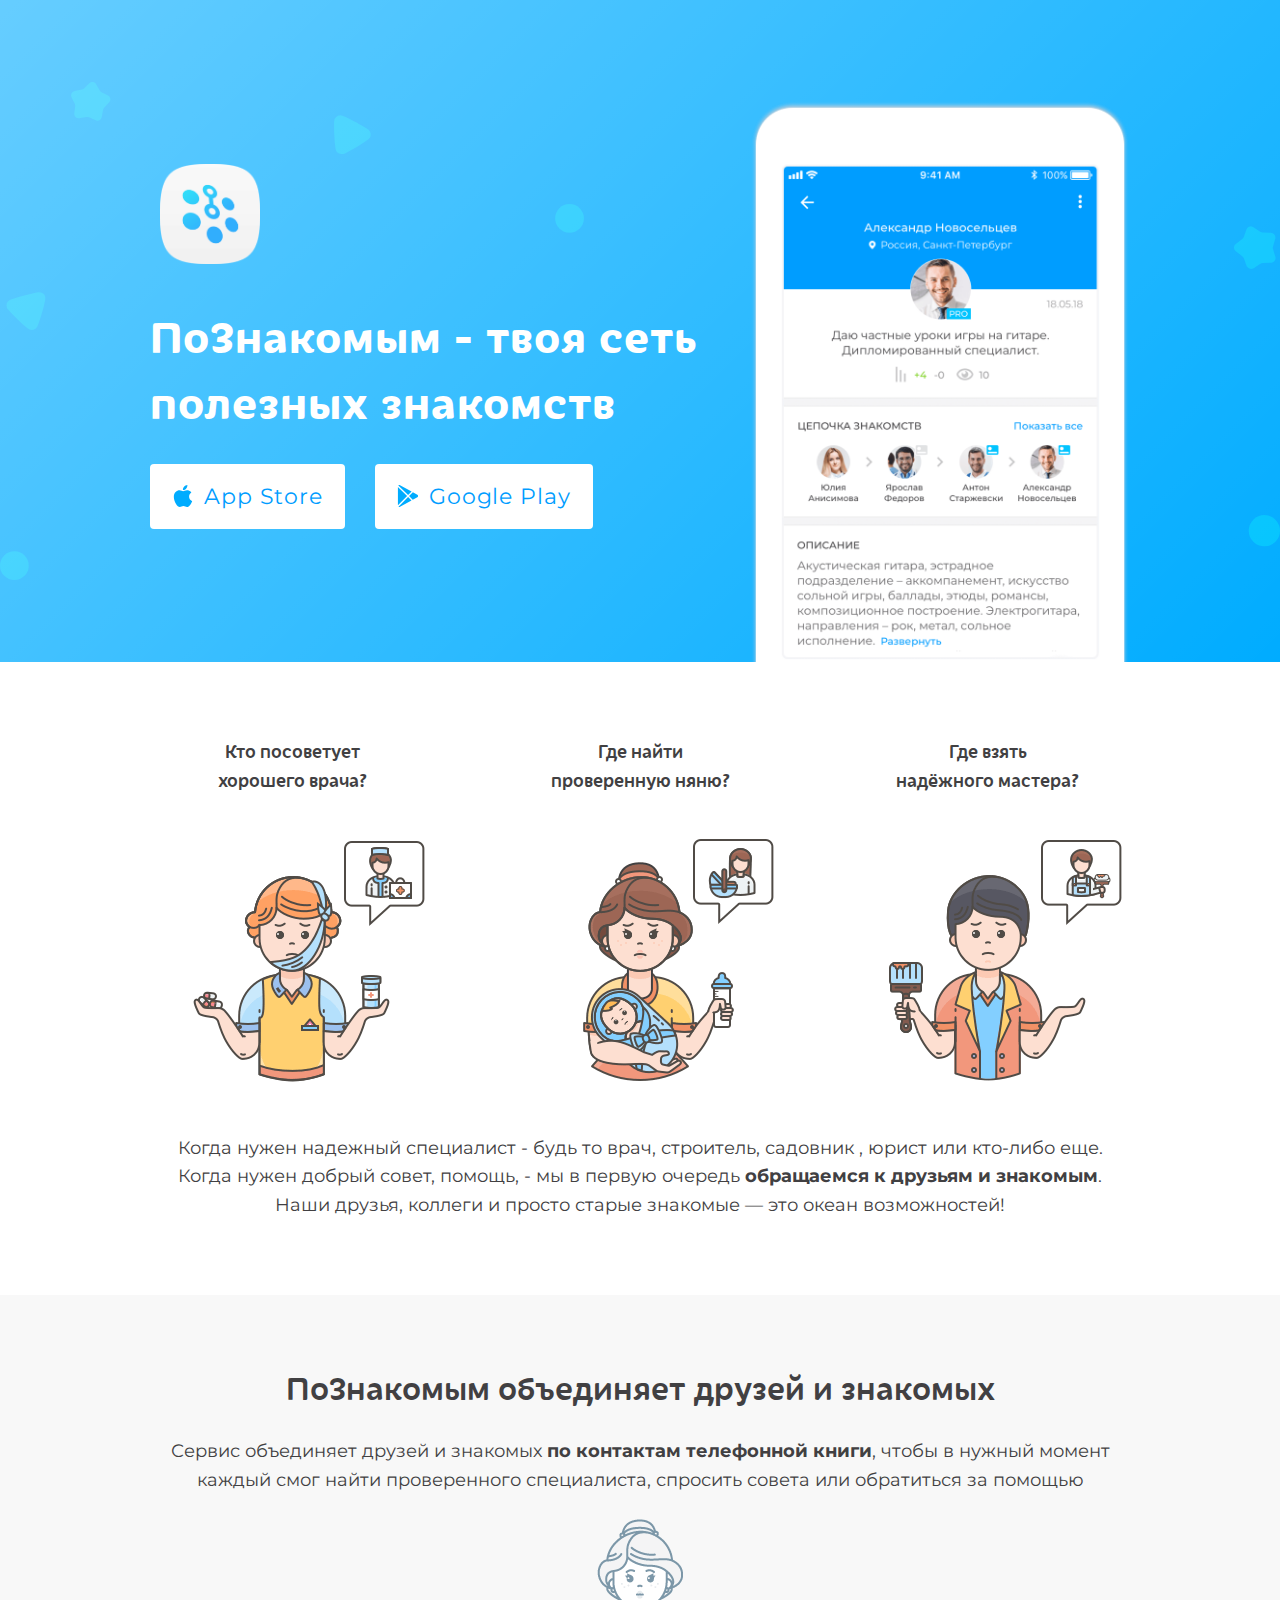
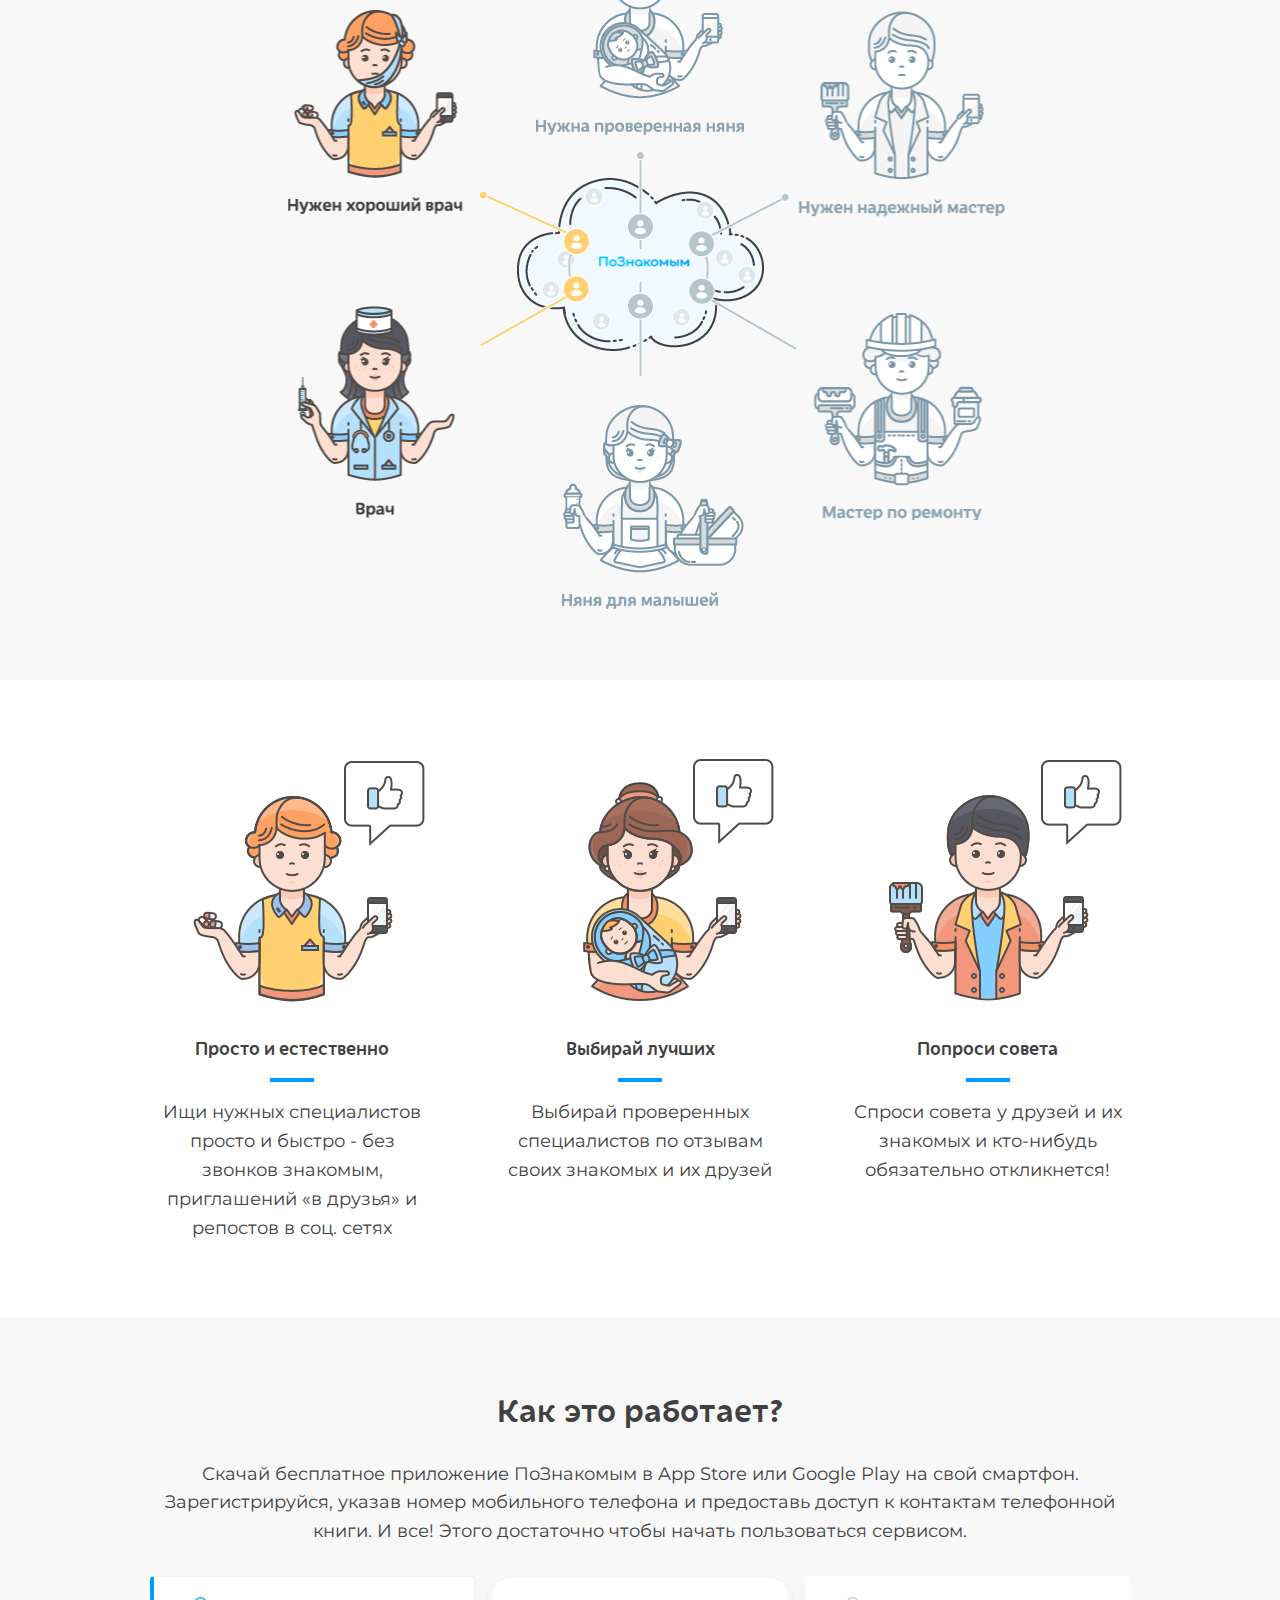
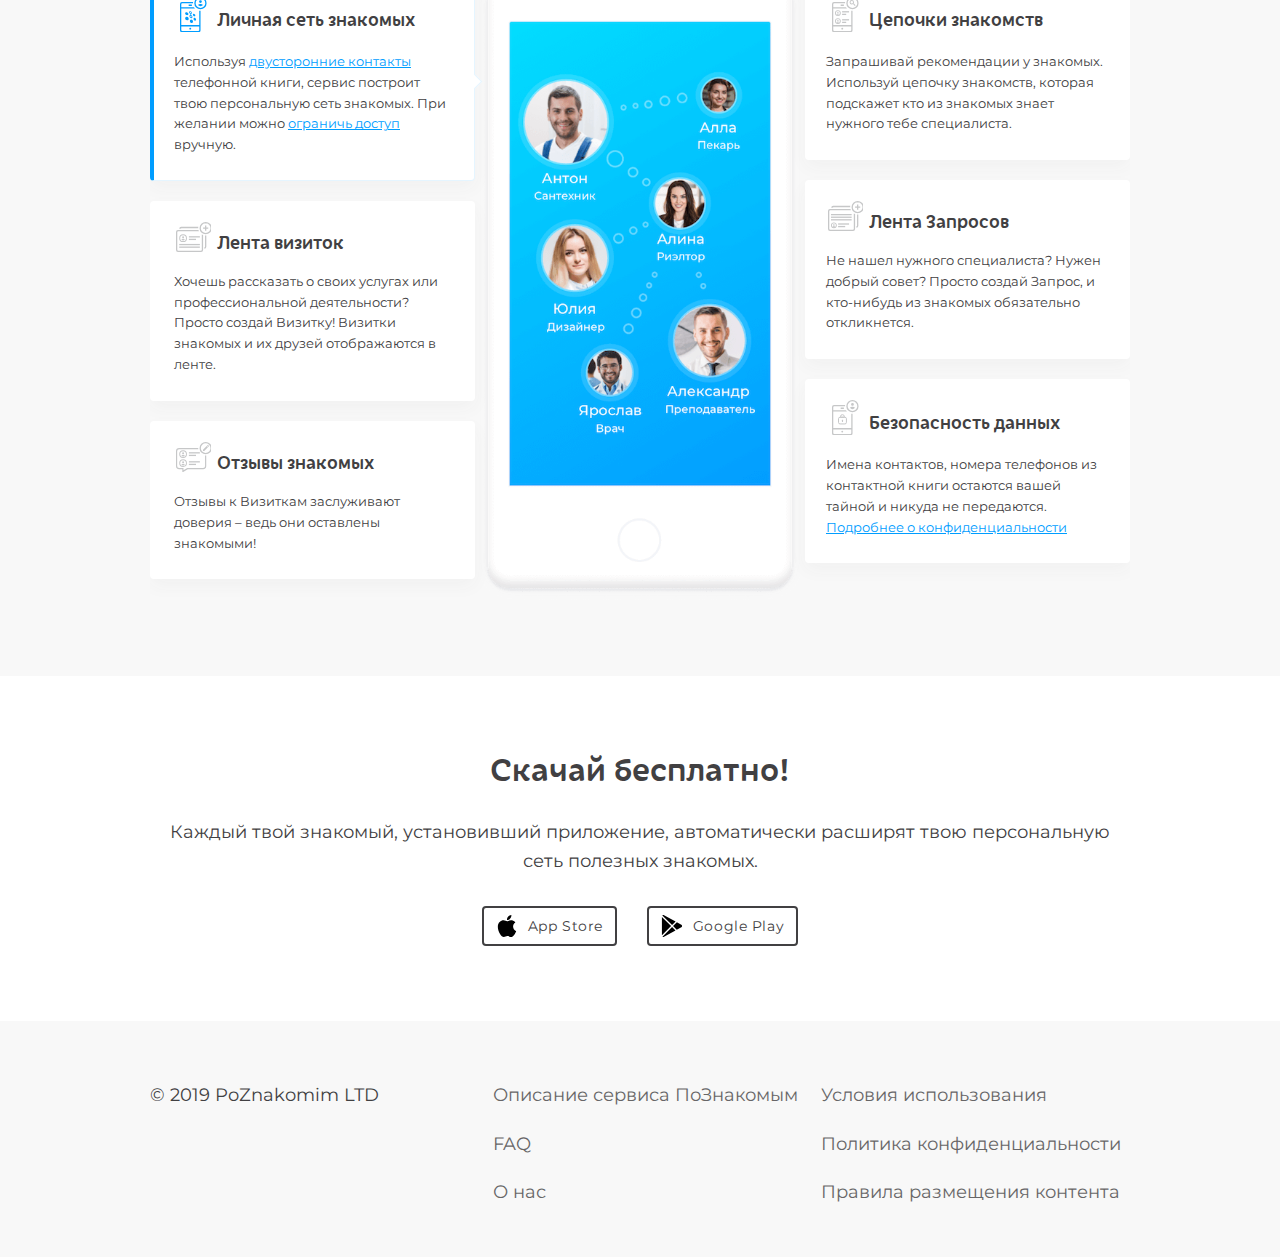
<file: index.html>
<!DOCTYPE html>
<html lang="ru">
<head>
    <meta charset="utf-8">
    <meta name="viewport" content="width=device-width, initial-scale=1">
    <title>Познакомым</title>
    <link href="https://fonts.googleapis.com/css?family=Roboto:400,400i,500,700&amp;subset=cyrillic-ext" rel="stylesheet">     
    <link rel="stylesheet" href="css/style.css">
    <script src="https://code.jquery.com/jquery-2.2.4.min.js"></script>
    <script src="js/plugins.js"></script>    
    <link rel="apple-touch-icon" sizes="180x180" href="/apple-touch-icon.png">
    <link rel="icon" type="image/png" sizes="32x32" href="/favicon-32x32.png">
    <link rel="icon" type="image/png" sizes="16x16" href="/favicon-16x16.png">
    <link rel="manifest" href="/site.webmanifest">
    <link rel="mask-icon" href="/safari-pinned-tab.svg" color="#5bbad5">
    <meta name="msapplication-TileColor" content="#da532c">
    <meta name="theme-color" content="#ffffff">
</head>
<body>
<!--[if lt IE 10]>
    <p class="browserupgrade">Вы используете <b>устаревший</b> браузер. Пожалуйста, <a href="http://browsehappy.com/?locale=ru_ru">обновите свой браузер</a> чтобы улучшить опыт работы с сайтом.</p>
<![endif]-->
<header class="header-site">
    <div class="header-site_i">
        <div class="container">
            <div class="row-header">
                <div class="col-left">
                    <img class="logo" src="img/logo.png"></img>
                    <h1 class="h-header"><span>ПоЗнакомым -</span> твоя сеть полезных знакомств</h1>
                    <div class="buttons">
                        <a href="#" class="btn btn-header">
                            <svg class="icon" xmlns="http://www.w3.org/2000/svg" width="24" height="24" viewBox="0 0 24 24"><path d="M22 17.607c-.786 2.28-3.139 6.317-5.563 6.361-1.608.031-2.125-.953-3.963-.953-1.837 0-2.412.923-3.932.983-2.572.099-6.542-5.827-6.542-10.995 0-4.747 3.308-7.1 6.198-7.143 1.55-.028 3.014 1.045 3.959 1.045.949 0 2.727-1.29 4.596-1.101.782.033 2.979.315 4.389 2.377-3.741 2.442-3.158 7.549.858 9.426zm-5.222-17.607c-2.826.114-5.132 3.079-4.81 5.531 2.612.203 5.118-2.725 4.81-5.531z"/></svg>
                            App Store
                        </a>
                        <a href="#" class="btn btn-header">
                            <svg class="icon" xmlns="http://www.w3.org/2000/svg" width="24" height="24" viewBox="0 0 24 24" clip-rule="evenodd"><path d="M1.571 23.664l10.531-10.501 3.712 3.701-12.519 6.941c-.476.264-1.059.26-1.532-.011l-.192-.13zm9.469-11.56l-10.04 10.011v-20.022l10.04 10.011zm6.274-4.137l4.905 2.719c.482.268.781.77.781 1.314s-.299 1.046-.781 1.314l-5.039 2.793-4.015-4.003 4.149-4.137zm-15.854-7.534c.09-.087.191-.163.303-.227.473-.271 1.056-.275 1.532-.011l12.653 7.015-3.846 3.835-10.642-10.612z"/></svg>
                            Google Play
                        </a>                    
                    </div>
                </div><!-- /.col -->
                <div class="col-right">
                    <img src="img/phone_top@2x.png" alt="скриншот приложения">
                </div><!-- /.col -->
            </div><!-- /.row-header -->
        </div><!-- /.container -->
    </div><!-- /.header-site_i -->
</header>

<main class="content-landing">
    <section class="section">
        <div class="container">
            <div class="row-carousel">
                <div class="slide">
                    <p class="h-slide">Кто посоветует <br> хорошего врача?</p>                    
                    <div class="img-slide"><img src="img/1.png" alt="pic"></div>
                </div>
                <div class="slide">
                    <p class="h-slide">Где найти <br> проверенную няню?</p>
                    <div class="img-slide"><img src="img/2.png" alt="pic"></div>
                </div>
                <div class="slide">
                    <p class="h-slide">Где взять <br> надёжного мастера?</p>
                    <div class="img-slide"><img src="img/3.png" alt="pic"></div>
                </div>
            </div><!-- /.row-carousel -->
            <p class="description">Когда нужен надежный специалист - будь то врач, строитель, садовник , юрист или кто-либо еще.
                    Когда нужен добрый совет, помощь, - мы в первую очередь <b>обращаемся к друзьям и знакомым</b>.
                    Наши друзья, коллеги и просто старые знакомые — это океан возможностей!</p>
        </div><!-- /.container -->
    </section>

    <section class="section bg">
        <div class="container">
            <h2 class="h-section">ПоЗнакомым объединяет друзей и знакомых</h2>
            <p class="description">Сервис объединяет друзей и знакомых <b>по контактам телефонной книги</b>, чтобы в нужный момент каждый смог найти проверенного специалиста, спросить совета или обратиться за помощью</p>

            <div id="circular">
                <div class="node node-1"></div>
                <div class="node node-2"></div>
                <div class="node node-3"></div>                
            </div><!-- /#circular -->
        </div><!-- /.container -->
    </section>    
    
    <section class="section">
        <div class="container">
            <div class="row-carousel">
                <div class="slide">
                    <div class="img-slide"><img src="img/4.png" alt="pic"></div>
                    <p class="h-slide h-dash">Просто и естественно</p>
                    <p>Ищи нужных специалистов просто и быстро - без звонков знакомым, приглашений «в друзья» и репостов в соц. сетях</p>
                </div> 
                <div class="slide">
                    <div class="img-slide"><img src="img/5.png" alt="pic"></div>
                    <p class="h-slide h-dash">Выбирай лучших</p>
                    <p>Выбирай проверенных специалистов по отзывам своих знакомых и их друзей</p>
                </div> 
                <div class="slide">
                    <div class="img-slide"><img src="img/6.png" alt="pic"></div>
                    <p class="h-slide h-dash">Попроси совета</p>
                    <p>Спроси совета у друзей и их знакомых и кто-нибудь обязательно откликнется!</p>
                </div>
            </div><!-- /.row-carousel -->
        </div><!-- /.container -->
    </section>    

    <section class="section bg">
        <div class="container">
            <h2 class="h-section">Как это работает?</h2>
            <p class="description">Скачай бесплатное приложение ПоЗнакомым в App Store или Google Play на свой смартфон. Зарегистрируйся, указав номер мобильного телефона и предоставь доступ к контактам телефонной книги. И все! Этого достаточно чтобы начать пользоваться сервисом.</p>
 
            <div class="howitworks">
                <div id="device">
                    <div class="device" data-id="slide-1"><img class="image" src="img/im_phone_scr_1@2x.png" alt="pic"></div>
                    <div class="device" data-id="slide-2"><img class="image" src="img/im_phone_scr_2@2x.png" alt="pic"></div>
                    <div class="device" data-id="slide-3"><img class="image" src="img/im_phone_scr_3@2x.png" alt="pic"></div>
                    <div class="device" data-id="slide-4"><img class="image" src="img/im_phone_scr_4@2x.png" alt="pic"></div>
                    <div class="device" data-id="slide-5"><img class="image" src="img/im_phone_scr_5@2x.png" alt="pic"></div>
                    <div class="device" data-id="slide-6"><img class="image" src="img/im_phone_scr_6@2x.png" alt="pic"></div>
                </div>                
                <div class="row-carousel-2" id="slides">
                    <div class="slide-card" data-id="slide-1">
                        <div class="screenshot"><img class="image" src="img/im_phone_scr_1@2x.png" alt="pic"></div>
                        <div class="card">
                            <div class="header">
                                <span class="icon"><svg xmlns="http://www.w3.org/2000/svg" width="26.589" height="35.195" viewBox="0 0 26.589 35.195"><g transform="translate(-7 -1.806)"><g transform="translate(7 1)"><path d="M18.544,35.194H2a2,2,0,0,1-2-2V7.032a2,2,0,0,1,2-2H13.13A7.417,7.417,0,0,0,13,6.322H2.284a1,1,0,0,0-1,1v2.869H14.031A7.482,7.482,0,0,0,15,11.48H1.284V28.1H19.259V13.748a7.4,7.4,0,0,0,1.16.091h.124V33.195A2,2,0,0,1,18.544,35.194ZM1.284,29.39V32.9a1,1,0,0,0,1,1H18.259a1,1,0,0,0,1-1V29.39Zm8.987,3.224a.967.967,0,1,1,.963-.967A.966.966,0,0,1,10.272,32.614ZM20.46,12.258a6.129,6.129,0,1,1,6.129-6.129A6.136,6.136,0,0,1,20.46,12.258Zm0-10.967A4.838,4.838,0,1,0,25.3,6.129,4.844,4.844,0,0,0,20.46,1.291ZM11.876,8.9H8.667V7.611h3.209V8.9Z" transform="translate(0 0.806)" fill="#c6c7c8"/><g transform="translate(5 15)"><path d="M2.228,6.945a1.493,1.493,0,0,1-.162-.009,2.064,2.064,0,0,1-1.732-1.8,1.116,1.116,0,0,1,1-1.277L1.2,2.534A2.024,2.024,0,0,1,0,.991.9.9,0,0,1,.222.286.964.964,0,0,1,.945,0a1.519,1.519,0,0,1,.377.05A2.092,2.092,0,0,1,2.83,1.641a.942.942,0,0,1-.178.737.905.905,0,0,1-.657.318l.151,1.309A2.1,2.1,0,0,1,3.359,5.575a1.241,1.241,0,0,1-.266,1A1.125,1.125,0,0,1,2.228,6.945ZM1.72,4.681a.508.508,0,0,0-.383.159.545.545,0,0,0-.127.427.921.921,0,0,0,.761.791.676.676,0,0,0,.085.005A.5.5,0,0,0,2.441,5.9a.552.552,0,0,0,.122-.44.938.938,0,0,0-.74-.771A.683.683,0,0,0,1.72,4.681ZM1.238.726a.43.43,0,0,0-.324.13.409.409,0,0,0-.1.322.925.925,0,0,0,.706.741.654.654,0,0,0,.141.016A.429.429,0,0,0,1.993,1.8a.41.41,0,0,0,.091-.333A.942.942,0,0,0,1.4.746.657.657,0,0,0,1.238.726Z" transform="translate(4.091 0.002)" fill="#c6c7c8"/><path d="M.382,1.85q.044.057.092.111a2.047,2.047,0,0,0,.151.154q.053.048.108.092t.113.083c.039.026.078.051.118.074l.06.033a1.578,1.578,0,0,0,.184.082,1.34,1.34,0,0,0,.251.066,1.07,1.07,0,0,0,.239.012.866.866,0,0,0,.161-.025l.05-.015A.741.741,0,0,0,2,2.48a.706.706,0,0,0,.085-.049.691.691,0,0,0,.076-.059.705.705,0,0,0,.1-.107.78.78,0,0,0,.053-.082c.008-.014.016-.029.023-.044A1.069,1.069,0,0,0,2.4,1.476,1.8,1.8,0,0,0,2.116.813a2.094,2.094,0,0,0-.21-.261C1.861.5,1.813.457,1.763.413L1.712.371A1.652,1.652,0,0,0,1.031.027.919.919,0,0,0,.4.091L.358.115A.7.7,0,0,0,.243.2.73.73,0,0,0,.1.4a1.028,1.028,0,0,0-.082.623,1.787,1.787,0,0,0,.325.768l.043.058" transform="translate(7.883 2.597)" fill="#c6c7c8"/><path d="M2.3.895,2.261.838A1.751,1.751,0,0,0,1.079.009.9.9,0,0,0,.083.6Q.073.628.064.655C.058.672.053.688.048.705a1.477,1.477,0,0,0-.03.614A1.89,1.89,0,0,0,1.579,2.944c.7.039,1.124-.594.971-1.392a2.026,2.026,0,0,0-.223-.6L2.3.895" transform="translate(8.518 6.622)" fill="#c6c7c8"/><path d="M2.774.679A2.222,2.222,0,0,0,2.6.516L2.538.465A2.221,2.221,0,0,0,1.649.044,1.653,1.653,0,0,0,.744.083L.679.108A1.217,1.217,0,0,0,.5.2a1.089,1.089,0,0,0-.25.215,1.067,1.067,0,0,0-.249.7,1.578,1.578,0,0,0,.3.892c.016.023.032.046.049.068q.051.067.108.131a2.2,2.2,0,0,0,.184.182q.065.058.136.11c.047.035.1.069.145.1s.1.061.153.089l.079.04a2.244,2.244,0,0,0,.245.1,2.071,2.071,0,0,0,.343.086,1.839,1.839,0,0,0,.336.023,1.609,1.609,0,0,0,.233-.023l.073-.015a1.368,1.368,0,0,0,.14-.04,1.318,1.318,0,0,0,.13-.052,1.227,1.227,0,0,0,.12-.065,1.134,1.134,0,0,0,.158-.118,1.076,1.076,0,0,0,.091-.091c.014-.016.028-.032.041-.049a1.087,1.087,0,0,0,.217-.748A1.592,1.592,0,0,0,3.016.983a2.071,2.071,0,0,0-.242-.3" transform="translate(0.109 1.021)" fill="#c6c7c8"/><path d="M3.353,1.076q-.019-.034-.039-.067A2.1,2.1,0,0,0,1.8.015,1.587,1.587,0,0,0,.247.675C.234.7.22.716.208.738S.185.776.175.8A1.525,1.525,0,0,0,0,1.515,2.035,2.035,0,0,0,1.914,3.462,1.514,1.514,0,0,0,3.582,1.844a1.819,1.819,0,0,0-.2-.707c-.01-.021-.021-.041-.033-.062" transform="translate(0.109 5.652)" fill="#c6c7c8"/><path d="M2.94,1.163c-.011-.025-.023-.051-.036-.075-.025-.05-.051-.1-.079-.146S2.767.848,2.736.8s-.065-.088-.1-.13L2.584.612Q2.531.553,2.474.5C2.45.475,2.425.453,2.4.431S2.327.37,2.289.341,2.228.3,2.2.277A1.787,1.787,0,0,0,1.952.141,1.627,1.627,0,0,0,1.733.06,1.546,1.546,0,0,0,1.582.024,1.5,1.5,0,0,0,1.427,0a1.363,1.363,0,0,0-.3.01,1.263,1.263,0,0,0-.212.05L.845.088A1.242,1.242,0,0,0,.594.222L.537.265A1.273,1.273,0,0,0,.378.411a1.376,1.376,0,0,0-.21.306C.149.756.132.795.116.835L.1.883a1.73,1.73,0,0,0-.091.729A2.107,2.107,0,0,0,.664,2.965l.065.058A1.658,1.658,0,0,0,1.8,3.447,1.322,1.322,0,0,0,3.1,2.232a1.855,1.855,0,0,0,0-.5A2.044,2.044,0,0,0,3.029,1.4a2.125,2.125,0,0,0-.089-.236" transform="translate(4.893 8.435)" fill="#c6c7c8"/></g><path d="M0,4.849A2.9,2.9,0,0,1,2.475,3.693a2.9,2.9,0,0,1,2.472,1.15A3.227,3.227,0,0,1,0,4.849ZM1.091,1.384A1.384,1.384,0,1,1,2.475,2.769,1.386,1.386,0,0,1,1.091,1.384Z" transform="translate(18 4)" fill="#c6c7c8"/></g></g></svg></span>
                                <p class="h-slide-card">Личная сеть знакомых</p>
                            </div>
                            <p>Используя <a href="#">двусторонние контакты</a> телефонной книги, сервис построит твою персональную сеть знакомых. При желании можно <a href="#">ограничь доступ</a> вручную.</p>
                        </div><!-- /.card -->
                    </div><!-- /.slide-card -->
                    <div class="slide-card" data-id="slide-2">
                        <div class="screenshot"><img class="image" src="img/im_phone_scr_2@2x.png" alt="pic"></div>
                        <div class="card">
                            <div class="header">
                                <span class="icon"><svg xmlns="http://www.w3.org/2000/svg" width="35.806" height="30" viewBox="0 0 35.806 30"><g transform="translate(-2 -4)"><g transform="translate(2 4)"><path d="M25.1,30H2a2,2,0,0,1-2-2V10.065a2,2,0,0,1,2-2H22.485a7.426,7.426,0,0,0,.491,1.29H2.29a1,1,0,0,0-1,1V27.71a1,1,0,0,0,1,1H24.807a1,1,0,0,0,1-1V12.442a7.463,7.463,0,0,0,1.291.619V28A2,2,0,0,1,25.1,30Zm3.291-3.226h0V25.419a1,1,0,0,0,.645-.935v-11c.2.016.406.024.6.024.226,0,.457-.011.686-.031v11.3A1.991,1.991,0,0,1,28.388,26.773Zm1.29-14.515a6.129,6.129,0,1,1,6.129-6.129A6.136,6.136,0,0,1,29.677,12.258Zm0-10.967a4.838,4.838,0,1,0,4.838,4.838A4.844,4.844,0,0,0,29.677,1.291ZM4.581,6.774H3.226a1.992,1.992,0,0,1,2-1.936h17.1a7.5,7.5,0,0,0-.105,1.25v.04H5.516a1.006,1.006,0,0,0-.935.644Z" fill="#c6c7c8"/><g transform="translate(27.097 3.548)"><path d="M1.936,5.161V3.226H0V1.936H1.936V0h1.29V1.936H5.161v1.29H3.226V5.161Z" fill="#c6c7c8"/></g><g transform="translate(3.226 12.258)"><g transform="translate(0 9.677)"><rect width="20.645" height="1.29" fill="#c6c7c8"/><rect width="20.645" height="1.29" transform="translate(0 2.581)" fill="#c6c7c8"/></g><g transform="translate(9.677 1.935)"><rect width="10.968" height="1.29" fill="#c6c7c8"/><rect width="7.097" height="1.29" transform="translate(0 2.581)" fill="#c6c7c8"/></g><path d="M0,3.389A2.024,2.024,0,0,1,1.73,2.58a2.028,2.028,0,0,1,1.728.8A2.256,2.256,0,0,1,0,3.389ZM.762.968a.968.968,0,1,1,.967.968A.968.968,0,0,1,.762.968Z" transform="translate(2.144 1.935)" fill="#c6c7c8"/><path d="M3.871,7.742A3.871,3.871,0,1,1,7.742,3.871,3.875,3.875,0,0,1,3.871,7.742Zm0-6.774a2.9,2.9,0,1,0,2.9,2.9A2.907,2.907,0,0,0,3.871.968Z" fill="#c6c7c8"/></g></g></g></svg></span>
                                <p class="h-slide-card">Лента визиток</p>
                            </div>
                            <p>Хочешь рассказать о своих услугах или профессиональной деятельности? Просто создай Визитку! Визитки знакомых и их друзей отображаются в ленте.</p>
                        </div><!-- /.card -->
                    </div><!-- /.slide-card -->
                    <div class="slide-card" data-id="slide-3">
                        <div class="screenshot"><img class="image" src="img/im_phone_scr_3@2x.png" alt="pic"></div>                        
                        <div class="card">
                            <div class="header">
                                <span class="icon"><svg xmlns="http://www.w3.org/2000/svg" width="35.806" height="30.542" viewBox="0 0 35.806 30.542"><g transform="translate(-2 -4)"><path d="M6.333,30.542V27.209H3.167A3.17,3.17,0,0,1,0,24.043V9.167A3.17,3.17,0,0,1,3.167,6H22.218c0,.03,0,.059,0,.088A7.428,7.428,0,0,0,22.3,7.167H3.167a2,2,0,0,0-2,2V24.043a2,2,0,0,0,2,2H7.5V28.21l3.678-2.167H27.067a2,2,0,0,0,2-2V13.486c.18.014.371.022.571.022s.4-.008.6-.023V24.043a3.17,3.17,0,0,1-3.167,3.166H11.777L6.335,30.542ZM29.677,12.258a6.129,6.129,0,1,1,6.129-6.129A6.136,6.136,0,0,1,29.677,12.258Zm0-10.967a4.838,4.838,0,1,0,4.838,4.838A4.844,4.844,0,0,0,29.677,1.291Z" transform="translate(2 4)" fill="#c6c7c8"/><path d="M1.25,6H0V4.75L3.686,1.064l1.249,1.25L1.25,6ZM5.293,1.957h0L4.043.707,4.653.1a.332.332,0,0,1,.47,0L5.9.877a.331.331,0,0,1,0,.47l-.609.609Z" transform="translate(29 7)" fill="#c6c7c8"/><g transform="translate(5 12)"><g transform="translate(9.903 2.194)"><rect width="10.968" height="1.29" fill="#c6c7c8"/><rect width="7.097" height="1.29" transform="translate(0 2.581)" fill="#c6c7c8"/></g><g transform="translate(0.226 0.258)"><path d="M0,3.389A2.024,2.024,0,0,1,1.73,2.58a2.028,2.028,0,0,1,1.728.8A2.256,2.256,0,0,1,0,3.389ZM.762.968a.968.968,0,1,1,.967.968A.968.968,0,0,1,.762.968Z" transform="translate(2.144 1.935)" fill="#c6c7c8"/><path d="M3.871,7.742A3.871,3.871,0,1,1,7.742,3.871,3.875,3.875,0,0,1,3.871,7.742Zm0-6.774a2.9,2.9,0,1,0,2.9,2.9A2.907,2.907,0,0,0,3.871.968Z" fill="#c6c7c8"/></g></g><g transform="translate(5 21)"><g transform="translate(9.903 2.194)"><rect width="10.968" height="1.29" fill="#c6c7c8"/><rect width="7.097" height="1.29" transform="translate(0 2.581)" fill="#c6c7c8"/></g><g transform="translate(0.226 0.258)"><path d="M0,3.389A2.024,2.024,0,0,1,1.73,2.58a2.028,2.028,0,0,1,1.728.8A2.256,2.256,0,0,1,0,3.389ZM.762.968a.968.968,0,1,1,.967.968A.968.968,0,0,1,.762.968Z" transform="translate(2.144 1.935)" fill="#c6c7c8"/><path d="M3.871,7.742A3.871,3.871,0,1,1,7.742,3.871,3.875,3.875,0,0,1,3.871,7.742Zm0-6.774a2.9,2.9,0,1,0,2.9,2.9A2.907,2.907,0,0,0,3.871.968Z" fill="#c6c7c8"/></g></g></g></svg></span>
                                <p class="h-slide-card">Отзывы знакомых</p>
                            </div>
                            <p>Отзывы к Визиткам заслуживают доверия – ведь они оставлены знакомыми! </p>
                        </div><!-- /.card -->
                    </div><!-- /.slide-card -->
                    <div class="slide-card" data-id="slide-4">
                        <div class="screenshot"><img class="image" src="img/im_phone_scr_4@2x.png" alt="pic"></div>                        
                        <div class="card">
                            <div class="header">
                                <span class="icon"><svg xmlns="http://www.w3.org/2000/svg" width="26.589" height="35.195" viewBox="0 0 26.589 35.195"><g transform="translate(-7 -1.806)"><g transform="translate(7 1)"><path d="M18.544,35.194H2a2,2,0,0,1-2-2V7.032a2,2,0,0,1,2-2H13.13A7.417,7.417,0,0,0,13,6.322H2.284a1,1,0,0,0-1,1v2.869H14.031A7.482,7.482,0,0,0,15,11.48H1.284V28.1H19.259V13.748a7.4,7.4,0,0,0,1.16.091h.124V33.195A2,2,0,0,1,18.544,35.194ZM1.284,29.39V32.9a1,1,0,0,0,1,1H18.259a1,1,0,0,0,1-1V29.39Zm8.987,3.224a.967.967,0,1,1,.963-.967A.966.966,0,0,1,10.272,32.614ZM20.46,12.258a6.129,6.129,0,1,1,6.129-6.129A6.136,6.136,0,0,1,20.46,12.258Zm0-10.967A4.838,4.838,0,1,0,25.3,6.129,4.844,4.844,0,0,0,20.46,1.291ZM11.876,8.9H8.667V7.611h3.209V8.9Z" transform="translate(0 0.806)" fill="#c6c7c8"/><path d="M5.233,6h0L3.813,4.584V4.3L3.508,4a2.191,2.191,0,0,1-1.3.421,2.21,2.21,0,1,1,2.21-2.21A2.19,2.19,0,0,1,4,3.508l.305.3h.28L6,5.233,5.233,6ZM2.21.948A1.263,1.263,0,1,0,3.474,2.21,1.264,1.264,0,0,0,2.21.948Z" transform="translate(17.59 3.792)" fill="#c6c7c8"/><g transform="translate(3 14)"><g transform="translate(7.098 0.968)"><rect width="6.97" height="1.291" fill="#c6c7c8"/><rect width="4.098" height="1.291" transform="translate(0 2.581)" fill="#c6c7c8"/></g><path d="M0,2.335a1.245,1.245,0,0,1,1.248-.721A1.262,1.262,0,0,1,2.486,2.3,1.611,1.611,0,0,1,0,2.335ZM.613.645a.645.645,0,1,1,.645.645A.646.646,0,0,1,.613.645Z" transform="translate(1.646 1.613)" fill="#c6c7c8"/><path d="M2.9,5.808a2.9,2.9,0,1,1,2.9-2.9A2.907,2.907,0,0,1,2.9,5.808ZM2.9.871A2.033,2.033,0,1,0,4.937,2.9,2.035,2.035,0,0,0,2.9.871Z" fill="#c6c7c8"/></g><g transform="translate(3 22)"><g transform="translate(7.098 0.968)"><rect width="6.97" height="1.291" fill="#c6c7c8"/><rect width="4.098" height="1.291" transform="translate(0 2.581)" fill="#c6c7c8"/></g><path d="M0,2.335a1.245,1.245,0,0,1,1.248-.721A1.262,1.262,0,0,1,2.486,2.3,1.611,1.611,0,0,1,0,2.335ZM.613.645a.645.645,0,1,1,.645.645A.646.646,0,0,1,.613.645Z" transform="translate(1.646 1.613)" fill="#c6c7c8"/><path d="M2.9,5.808a2.9,2.9,0,1,1,2.9-2.9A2.907,2.907,0,0,1,2.9,5.808ZM2.9.871A2.033,2.033,0,1,0,4.937,2.9,2.035,2.035,0,0,0,2.9.871Z" fill="#c6c7c8"/></g></g></g></svg></span>
                                <p class="h-slide-card">Цепочки знакомств</p>
                            </div>
                            <p>Запрашивай рекомендации у знакомых. Используй цепочку знакомств, которая подскажет кто из знакомых знает нужного тебе специалиста.</p>
                        </div><!-- /.card -->
                    </div><!-- /.slide-card -->
                    <div class="slide-card" data-id="slide-5">
                        <div class="screenshot"><img class="image" src="img/im_phone_scr_5@2x.png" alt="pic"></div>
                        <div class="card">
                            <div class="header">
                                <span class="icon"><svg xmlns="http://www.w3.org/2000/svg" width="35.806" height="30" viewBox="0 0 35.806 30"><g transform="translate(-2 -4)"><g transform="translate(2 4)"><path d="M25.1,30H2a2,2,0,0,1-2-2V10.065a2,2,0,0,1,2-2H22.485a7.426,7.426,0,0,0,.491,1.29H2.29a1,1,0,0,0-1,1V27.71a1,1,0,0,0,1,1H24.807a1,1,0,0,0,1-1V12.442a7.463,7.463,0,0,0,1.291.619V28A2,2,0,0,1,25.1,30Zm3.291-3.226h0V25.419a1,1,0,0,0,.645-.935v-11c.2.016.406.024.6.024.226,0,.457-.011.686-.031v11.3A1.991,1.991,0,0,1,28.388,26.773Zm1.29-14.515a6.129,6.129,0,1,1,6.129-6.129A6.136,6.136,0,0,1,29.677,12.258Zm0-10.967a4.838,4.838,0,1,0,4.838,4.838A4.844,4.844,0,0,0,29.677,1.291ZM4.581,6.774H3.226a1.992,1.992,0,0,1,2-1.936h17.1a7.5,7.5,0,0,0-.105,1.25v.04H5.516a1.006,1.006,0,0,0-.935.644Z" fill="#c6c7c8"/><g transform="translate(27.097 3.548)"><path d="M1.936,5.161V3.226H0V1.936H1.936V0h1.29V1.936H5.161v1.29H3.226V5.161Z" fill="#c6c7c8"/></g><g transform="translate(3 13)"><rect width="20.65" height="1.291" fill="#c6c7c8"/><rect width="20.65" height="1.291" transform="translate(0 2.581)" fill="#c6c7c8"/><rect width="20.65" height="1.291" transform="translate(0 5.162)" fill="#c6c7c8"/><g transform="translate(7.098 9.357)"><rect width="10.97" height="1.291" fill="#c6c7c8"/><rect width="7.098" height="1.291" transform="translate(0 2.581)" fill="#c6c7c8"/></g><g transform="translate(0 8.389)"><path d="M0,2.335a1.245,1.245,0,0,1,1.248-.721A1.262,1.262,0,0,1,2.486,2.3,1.611,1.611,0,0,1,0,2.335ZM.613.645a.645.645,0,1,1,.645.645A.646.646,0,0,1,.613.645Z" transform="translate(1.646 1.613)" fill="#c6c7c8"/><path d="M2.9,5.808a2.9,2.9,0,1,1,2.9-2.9A2.907,2.907,0,0,1,2.9,5.808ZM2.9.871A2.033,2.033,0,1,0,4.937,2.9,2.035,2.035,0,0,0,2.9.871Z" fill="#c6c7c8"/></g></g></g></g></svg></span>
                                <p class="h-slide-card">Лента Запросов</p>
                            </div>
                            <p>Не нашел нужного специалиста? Нужен добрый совет? Просто создай Запрос, и кто-нибудь из знакомых обязательно откликнется.</p>
                        </div><!-- /.card -->
                    </div><!-- /.slide-card -->
                    <div class="slide-card" data-id="slide-6">
                        <div class="screenshot"><img class="image" src="img/im_phone_scr_6@2x.png" alt="pic"></div>                        
                        <div class="card">
                            <div class="header">
                                <span class="icon"><svg xmlns="http://www.w3.org/2000/svg" width="26.59" height="35.19" viewBox="0 0 26.59 35.19"><defs><style>.cls-1{fill:#c6c7c8;}.cls-2,.cls-3{fill:none;}.cls-2{stroke:#c6c7c8;stroke-miterlimit:10;}</style></defs><title>Asset 1</title><g id="Layer_2" data-name="Layer 2"><g id="Layer_1-2" data-name="Layer 1"><path class="cls-1" d="M18.54,35.19H2a2,2,0,0,1-2-2V7A2,2,0,0,1,2,5H13.13A8.06,8.06,0,0,0,13,6.32H2.28a1,1,0,0,0-1,1v2.87H14a7.64,7.64,0,0,0,1,1.29H1.28V28.1h18V13.75a7.46,7.46,0,0,0,1.16.09h.12V33.19A2,2,0,0,1,18.54,35.19ZM1.28,29.39V32.9a1,1,0,0,0,1,1h16a1,1,0,0,0,1-1V29.39Zm9,3.22a1,1,0,0,1-1-1,1,1,0,0,1,1.93,0h0a1,1,0,0,1-1,1ZM20.46,12.26a6.13,6.13,0,1,1,6.13-6.13h0A6.14,6.14,0,0,1,20.46,12.26Zm0-11A4.84,4.84,0,1,0,25.3,6.13,4.84,4.84,0,0,0,20.46,1.29ZM11.88,8.9H8.67V7.61h3.21Z"/><path class="cls-2" d="M12.33,17.26v-.78a1.84,1.84,0,0,0-1.9-1.78h0a1.83,1.83,0,0,0-1.9,1.76v.8Z"/><rect class="cls-3" x="7.03" y="17.75" width="6.91" height="5.69" rx="1"/><rect class="cls-2" x="6.53" y="17.25" width="7.91" height="6.69" rx="1.5"/><rect class="cls-3" x="7.03" y="17.75" width="6.91" height="5.69" rx="1"/><path class="cls-1" d="M9.85,22l.23-1.06a.68.68,0,1,1,1.08-.54.68.68,0,0,1-.27.54l.23,1.05Z"/><path class="cls-1" d="M18,7.85a2.89,2.89,0,0,1,2.47-1.16A2.91,2.91,0,0,1,23,7.84a3.23,3.23,0,0,1-4.55.41A3.78,3.78,0,0,1,18,7.85Zm1.09-3.47a1.39,1.39,0,1,1,1.38,1.39A1.38,1.38,0,0,1,19.09,4.38Z"/></g></g></svg></span>
                                <p class="h-slide-card">Безопасность данных</p>
                            </div>
                            <p>Имена контактов, номера телефонов из контактной книги остаются вашей тайной и никуда не передаются. <a href="#">Подробнее о конфиденциальности</a></p>
                        </div><!-- /.card -->
                    </div><!-- /.slide-card -->                                                                                                    
                </div><!-- /.row-carousel-2 -->
            </div><!-- /.howitworks -->
        </div><!-- /.container -->
    </section>      

    <section class="section">
        <div class="container">
            <h2 class="h-section">Скачай бесплатно!</h2>
            <p class="description">Каждый твой знакомый, установивший приложение, автоматически расширят твою персональную сеть полезных знакомых.</p>

            <div class="buttons buttons-center">
                <a href="#" class="btn btn-dark">
                    <svg class="icon" xmlns="http://www.w3.org/2000/svg" width="24" height="24" viewBox="0 0 24 24"><path d="M22 17.607c-.786 2.28-3.139 6.317-5.563 6.361-1.608.031-2.125-.953-3.963-.953-1.837 0-2.412.923-3.932.983-2.572.099-6.542-5.827-6.542-10.995 0-4.747 3.308-7.1 6.198-7.143 1.55-.028 3.014 1.045 3.959 1.045.949 0 2.727-1.29 4.596-1.101.782.033 2.979.315 4.389 2.377-3.741 2.442-3.158 7.549.858 9.426zm-5.222-17.607c-2.826.114-5.132 3.079-4.81 5.531 2.612.203 5.118-2.725 4.81-5.531z"/></svg>
                    App Store
                </a>
                <a href="#" class="btn btn-dark">
                    <svg class="icon" xmlns="http://www.w3.org/2000/svg" width="24" height="24" viewBox="0 0 24 24" clip-rule="evenodd"><path d="M1.571 23.664l10.531-10.501 3.712 3.701-12.519 6.941c-.476.264-1.059.26-1.532-.011l-.192-.13zm9.469-11.56l-10.04 10.011v-20.022l10.04 10.011zm6.274-4.137l4.905 2.719c.482.268.781.77.781 1.314s-.299 1.046-.781 1.314l-5.039 2.793-4.015-4.003 4.149-4.137zm-15.854-7.534c.09-.087.191-.163.303-.227.473-.271 1.056-.275 1.532-.011l12.653 7.015-3.846 3.835-10.642-10.612z"/></svg>                    
                    Google Play
                </a>
            </div>
        </div><!-- /.container -->
    </section>
</main>

<footer class="footer-site">
    <div class="container">
        <div class="row-footer">
            <div class="col-1">
                <small>&#169; 2019 PoZnakomim LTD</small>
            </div><!-- /.col -->
            <nav class="col-2">
                <ul class="menu-footer">                    
                    <li class="menu-item"><a href="opisanie.html">Описание сервиса ПоЗнакомым</a></li>
                    <li class="menu-item"><a href="faq.html">FAQ</a></li>
                    <li class="menu-item"><a href="about.html">О нас</a></li>
                    <li class="menu-item"><a href="uslovia.html">Условия использования</a></li>
                    <li class="menu-item"><a href="politika.html">Политика конфиденциальности</a></li>
                    <li class="menu-item"><a href="pravila.html">Правила размещения контента</a></li>                    
                </ul>
            </nav><!-- /.col -->
        </div><!-- /.row-footer -->
    </div><!-- /.container -->
</footer>
<audio id="myAudio">
    <source src="audio/knob.ogg" type="audio/ogg">
    <source src="audio/knob.mp3" type="audio/mpeg">
</audio>
<script src="js/main.js"></script>
</body>
</html>
</file>
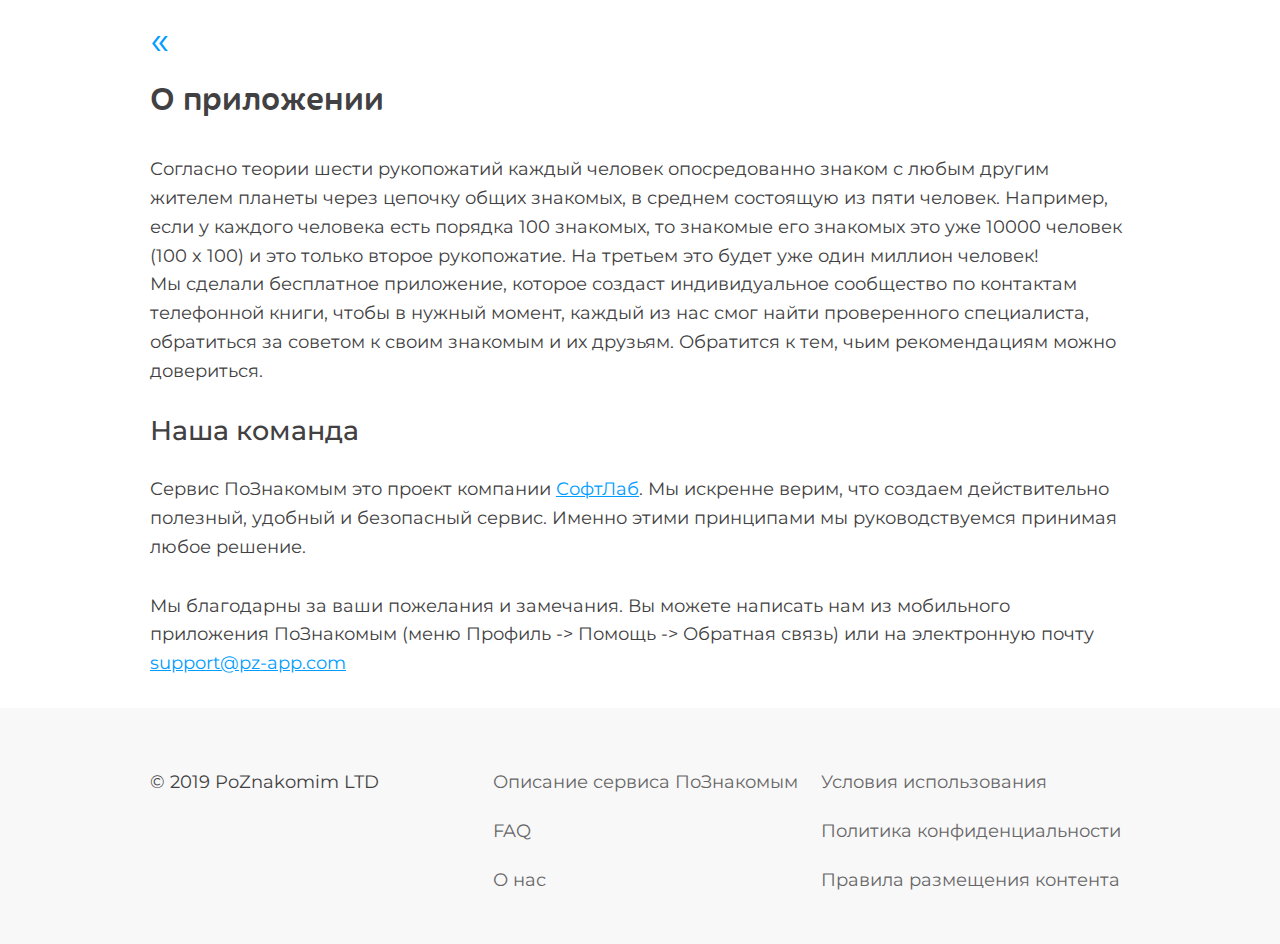
<file: about.html>
<!DOCTYPE html>
<html lang="ru">
<head>
    <meta charset="utf-8">
    <meta name="viewport" content="width=device-width, initial-scale=1">
    <title>О приложении</title>
    <link href="https://fonts.googleapis.com/css?family=Roboto:400,400i,500,700&amp;subset=cyrillic-ext" rel="stylesheet">     
    <link rel="stylesheet" href="css/style.css">
    <script src="https://code.jquery.com/jquery-2.2.4.min.js"></script>
    <script src="js/plugins.js"></script>    
    <link rel="apple-touch-icon" sizes="180x180" href="/apple-touch-icon.png">
    <link rel="icon" type="image/png" sizes="32x32" href="/favicon-32x32.png">
    <link rel="icon" type="image/png" sizes="16x16" href="/favicon-16x16.png">
    <link rel="manifest" href="/site.webmanifest">
    <link rel="mask-icon" href="/safari-pinned-tab.svg" color="#5bbad5">
    <meta name="msapplication-TileColor" content="#da532c">
    <meta name="theme-color" content="#ffffff">
</head>
<body>
<!--[if lt IE 10]>
    <p class="browserupgrade">Вы используете <b>устаревший</b> браузер. Пожалуйста, <a href="http://browsehappy.com/?locale=ru_ru">обновите свой браузер</a> чтобы улучшить опыт работы с сайтом.</p>
<![endif]-->

<header class="container">    
    <a class="btn-back" href="index.html">&laquo;</a>    
</header>

<main>
    <article class="container art-serv">
        <h1>О приложении</h1>
        
        <p>
            Согласно теории шести рукопожатий каждый человек опосредованно знаком с любым другим жителем планеты через цепочку общих знакомых, в среднем состоящую из пяти человек. Например, если у каждого человека есть порядка 100 знакомых, то знакомые его знакомых это уже 10000 человек (100 x 100) и это только второе рукопожатие. На третьем это будет уже один миллион человек! <br>
            Мы сделали бесплатное приложение, которое создаст индивидуальное сообщество по контактам телефонной книги, чтобы в нужный момент, каждый из нас смог найти проверенного специалиста, обратиться за советом к своим знакомым и их друзьям. Обратится к тем, чьим рекомендациям можно довериться.                
        </p>

        <h2>Наша команда</h2>
        <p>Сервис ПоЗнакомым это проект компании <a href="#">СофтЛаб</a>. Мы искренне верим, что создаем действительно полезный, удобный и безопасный сервис. Именно этими принципами мы руководствуемся принимая любое решение. </p>

        <p>Мы благодарны за ваши пожелания и замечания. Вы можете написать нам из мобильного приложения ПоЗнакомым (меню Профиль -> Помощь -> Обратная связь) или на электронную почту <a href="#">support@pz-app.com</a></p>
    </article><!-- /.container -->
</main>

<footer class="footer-site">
    <div class="container">
        <div class="row-footer">
            <div class="col-1">
                <small>&#169; 2019 PoZnakomim LTD</small>
            </div><!-- /.col -->
            <nav class="col-2">
                <ul class="menu-footer">                    
                    <li class="menu-item"><a href="opisanie.html">Описание сервиса ПоЗнакомым</a></li>
                    <li class="menu-item"><a href="faq.html">FAQ</a></li>
                    <li class="menu-item"><a href="about.html">О нас</a></li>
                    <li class="menu-item"><a href="uslovia.html">Условия использования</a></li>
                    <li class="menu-item"><a href="politika.html">Политика конфиденциальности</a></li>
                    <li class="menu-item"><a href="pravila.html">Правила размещения контента</a></li>                    
                </ul>
            </nav><!-- /.col -->
        </div><!-- /.row-footer -->
    </div><!-- /.container -->
</footer>

<script src="js/main.js"></script>
</body>
</html>
</file>
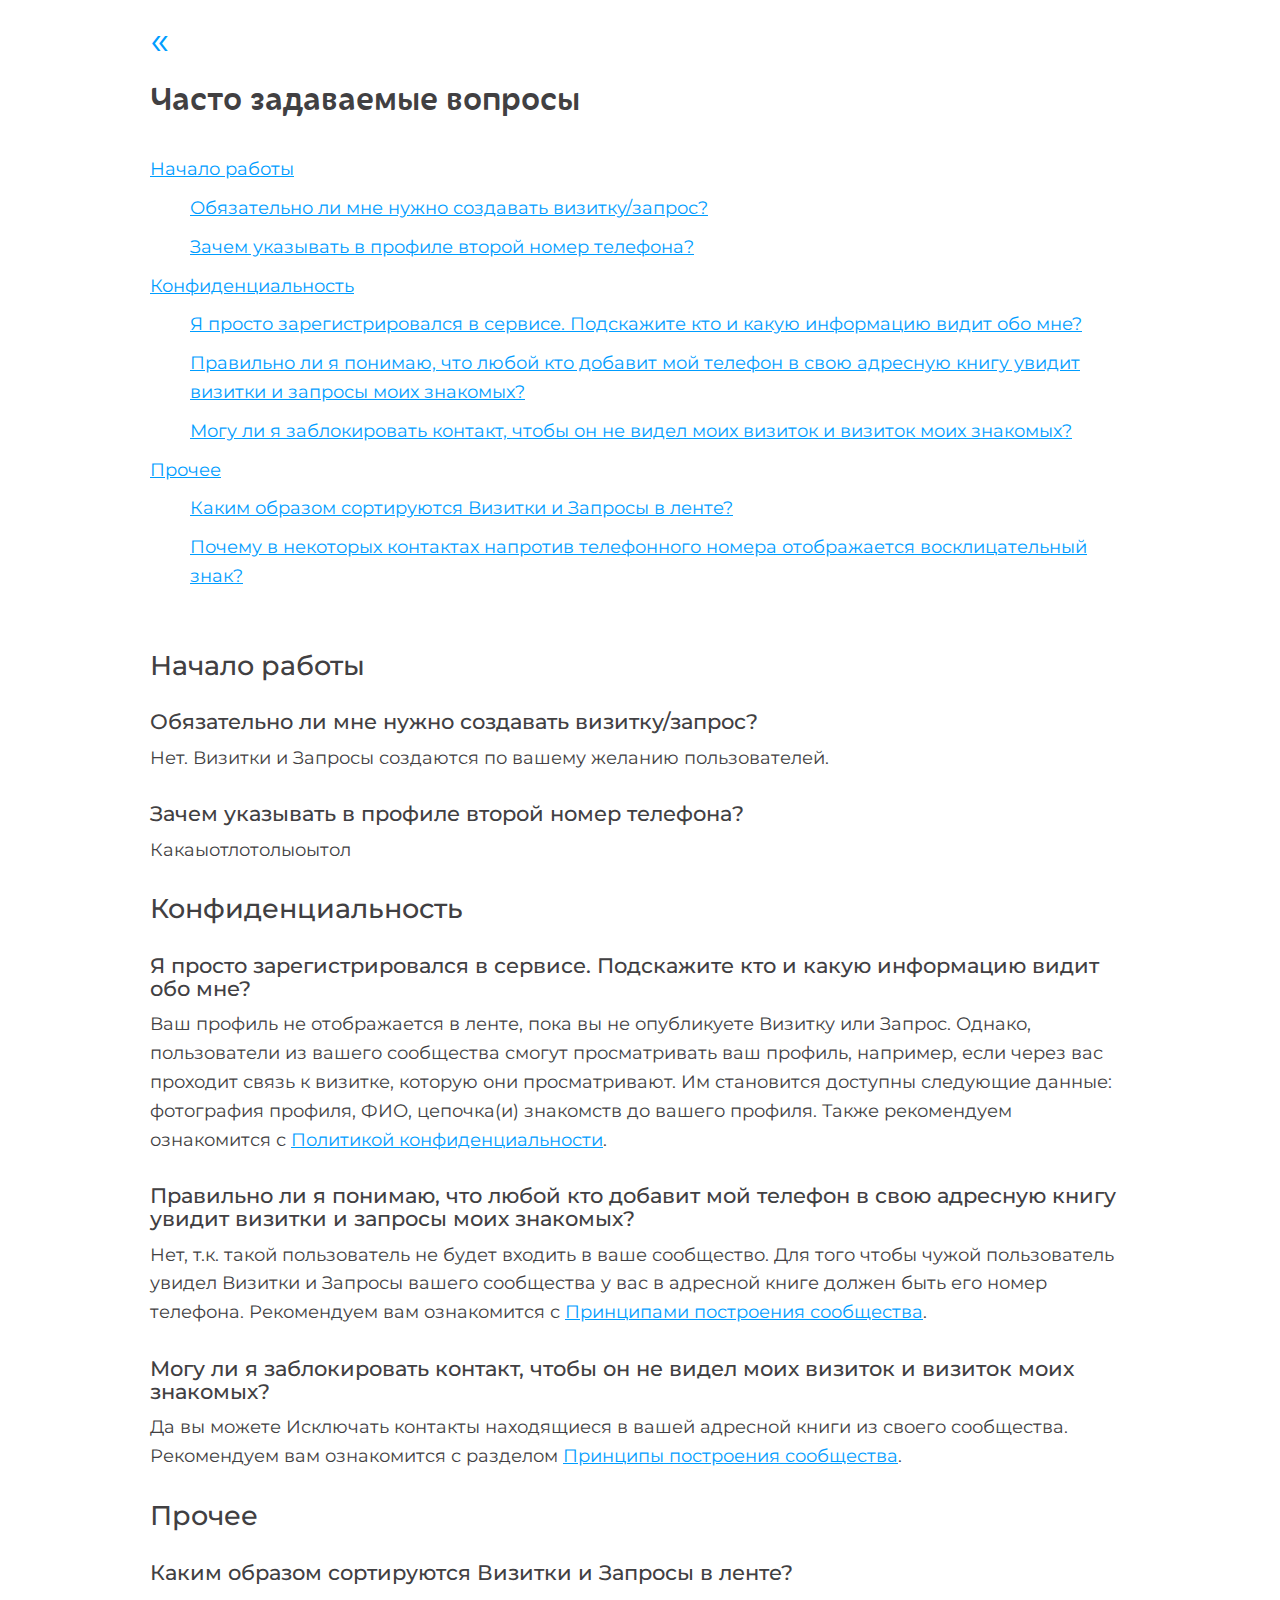
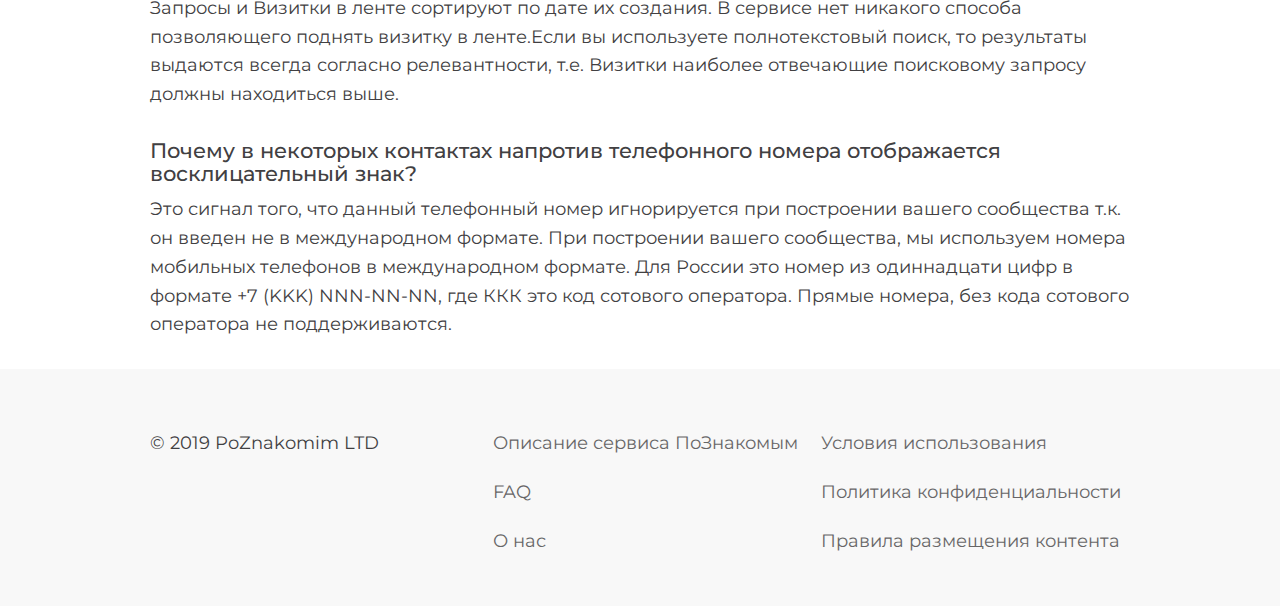
<file: faq.html>
<!DOCTYPE html>
<html lang="ru">
<head>
    <meta charset="utf-8">
    <meta name="viewport" content="width=device-width, initial-scale=1">
    <title>Часто задаваемые вопросы</title>
    <link href="https://fonts.googleapis.com/css?family=Roboto:400,400i,500,700&amp;subset=cyrillic-ext" rel="stylesheet">     
    <link rel="stylesheet" href="css/style.css">
    <script src="https://code.jquery.com/jquery-2.2.4.min.js"></script>
    <script src="js/plugins.js"></script>    
    <link rel="apple-touch-icon" sizes="180x180" href="/apple-touch-icon.png">
    <link rel="icon" type="image/png" sizes="32x32" href="/favicon-32x32.png">
    <link rel="icon" type="image/png" sizes="16x16" href="/favicon-16x16.png">
    <link rel="manifest" href="/site.webmanifest">
    <link rel="mask-icon" href="/safari-pinned-tab.svg" color="#5bbad5">
    <meta name="msapplication-TileColor" content="#da532c">
    <meta name="theme-color" content="#ffffff">
</head>
<body>
<!--[if lt IE 10]>
    <p class="browserupgrade">Вы используете <b>устаревший</b> браузер. Пожалуйста, <a href="http://browsehappy.com/?locale=ru_ru">обновите свой браузер</a> чтобы улучшить опыт работы с сайтом.</p>
<![endif]-->

<header class="container">    
    <a class="btn-back" href="index.html">&laquo;</a>    
</header>

<main>
    <article class="container art-serv">
        <h1>Часто задаваемые вопросы</h1>            

        <ul class="toc">
            <li><a href="#h_1">Начало работы</a>
                <ul>
                    <li><a href="#h_2">Обязательно ли мне нужно создавать визитку/запрос?</a></li>
                    <li><a href="#h_3">Зачем указывать в профиле второй номер телефона?                    </a></li>
                </ul>
            </li>
            <li><a href="#h_4">Конфиденциальность</a>
                <ul>                    
                    <li><a href="#h_5">Я просто зарегистрировался в сервисе. Подскажите кто и какую информацию видит обо мне?</a></li>
                    <li><a href="#h_6">Правильно ли я понимаю, что любой кто добавит мой телефон в свою адресную книгу увидит визитки и запросы моих знакомых?</a></li>
                    <li><a href="#h_7">Могу ли я заблокировать контакт, чтобы он не видел моих визиток и визиток моих знакомых?</a></li>
                </ul>                
            </li>
            <li><a href="#h_8">Прочее</a>
                <ul>                    
                    <li><a href="#h_9">Каким образом сортируются Визитки и Запросы в ленте?</a></li>
                    <li><a href="#h_10">Почему в некоторых контактах напротив телефонного номера отображается восклицательный знак?</a></li>
                </ul>                
            </li>
        </ul>

        <h2 id="h_1">Начало работы</h2>
        <h3 id="h_2">Обязательно ли мне нужно создавать визитку/запрос?</h3>
        <p>Нет. Визитки и Запросы создаются по вашему желанию пользователей.</p>
        <h3 id="h_3">Зачем указывать в профиле второй номер телефона?</h3>
        <p>Какаыотлотолыоытол</p>
        <h2 id="h_4">Конфиденциальность</h2>
        <h3 id="h_5">Я просто зарегистрировался в сервисе. Подскажите кто и какую информацию видит обо мне?</h3>
        <p>Ваш профиль не отображается в ленте, пока вы не опубликуете Визитку или Запрос. Однако, пользователи из вашего сообщества смогут просматривать ваш профиль, например, если через вас проходит связь к визитке, которую они просматривают. Им становится доступны следующие данные: фотография профиля, ФИО, цепочка(и) знакомств до вашего профиля.  Также рекомендуем ознакомится с <a href="#">Политикой конфиденциальности</a>.</p>
        <h3 id="h_6">Правильно ли я понимаю, что любой кто добавит мой телефон в свою адресную книгу увидит визитки и запросы моих знакомых?</h3>
        <p>Нет, т.к. такой пользователь не будет входить в ваше сообщество. Для того чтобы чужой пользователь увидел Визитки и Запросы вашего сообщества у вас в адресной книге должен быть его номер телефона. Рекомендуем вам ознакомится с <a href="#">Принципами построения сообщества</a>.</p>
        <h3 id="h_7">Могу ли я заблокировать контакт, чтобы он не видел моих визиток и визиток моих знакомых?</h3>
        <p>Да вы можете Исключать контакты находящиеся в вашей адресной книги из своего сообщества. Рекомендуем вам ознакомится с разделом <a href="#">Принципы построения сообщества</a>.</p>
        <h2 id="h_8">Прочее</h2>
        <h3 id="h_9">Каким образом сортируются Визитки и Запросы в ленте?</h3>
        <p>Запросы и Визитки в ленте сортируют по дате их создания. В сервисе нет никакого способа позволяющего поднять визитку в ленте.Если вы используете полнотекстовый поиск, то результаты выдаются всегда согласно релевантности, т.е. Визитки наиболее отвечающие поисковому запросу должны находиться выше.</p>
        <h3 id="h_10">Почему в некоторых контактах напротив телефонного номера отображается восклицательный знак?</h3>
        <p>Это сигнал того, что данный телефонный номер игнорируется при построении вашего сообщества т.к. он введен не в международном формате. При построении вашего сообщества, мы используем номера мобильных телефонов в международном формате. Для России это номер из одиннадцати цифр в формате +7 (KKK) NNN-NN-NN, где ККК это код сотового оператора. Прямые номера, без кода сотового оператора не поддерживаются.</p>
                
    </article><!-- /.container -->
</main>

<footer class="footer-site">
    <div class="container">
        <div class="row-footer">
            <div class="col-1">
                <small>&#169; 2019 PoZnakomim LTD</small>
            </div><!-- /.col -->
            <nav class="col-2">
                <ul class="menu-footer">                    
                    <li class="menu-item"><a href="opisanie.html">Описание сервиса ПоЗнакомым</a></li>
                    <li class="menu-item"><a href="faq.html">FAQ</a></li>
                    <li class="menu-item"><a href="about.html">О нас</a></li>
                    <li class="menu-item"><a href="uslovia.html">Условия использования</a></li>
                    <li class="menu-item"><a href="politika.html">Политика конфиденциальности</a></li>
                    <li class="menu-item"><a href="pravila.html">Правила размещения контента</a></li>                    
                </ul>
            </nav><!-- /.col -->
        </div><!-- /.row-footer -->
    </div><!-- /.container -->
</footer>

<script src="js/main.js"></script>
</body>
</html>
</file>
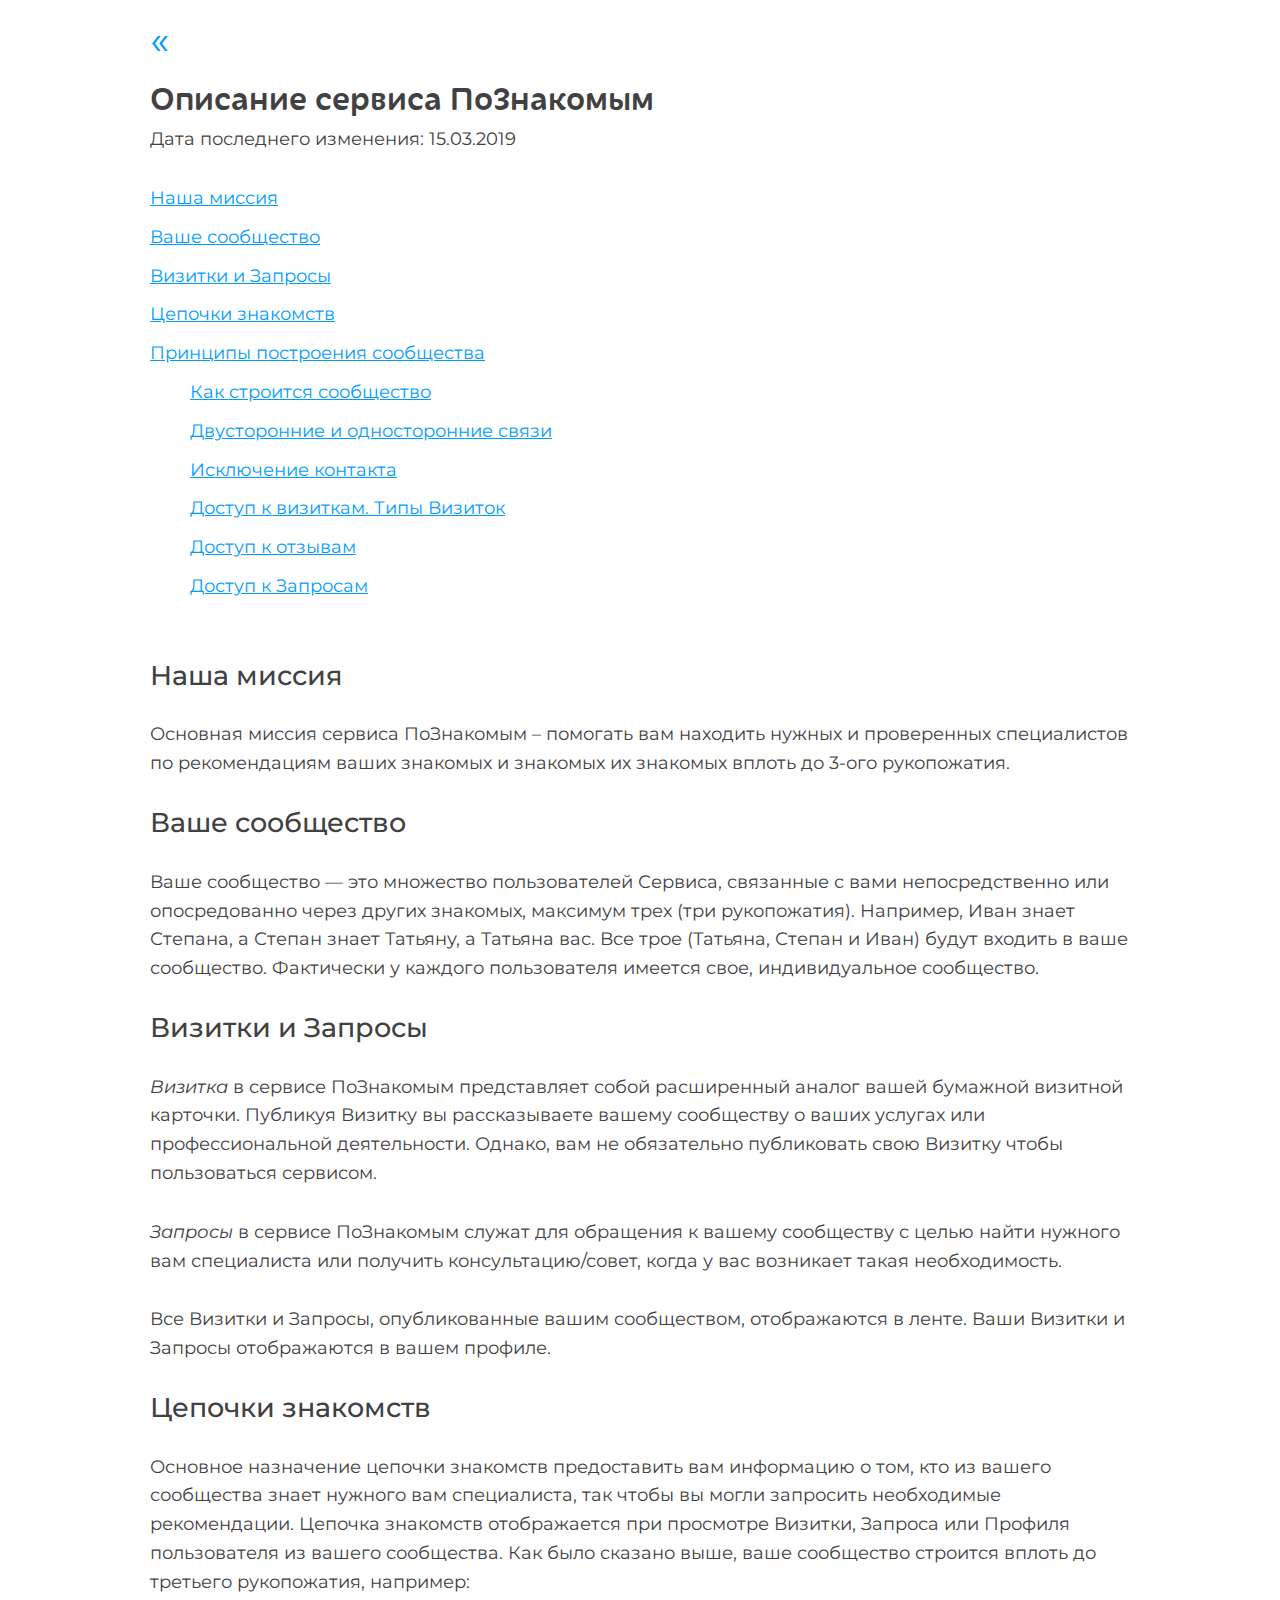
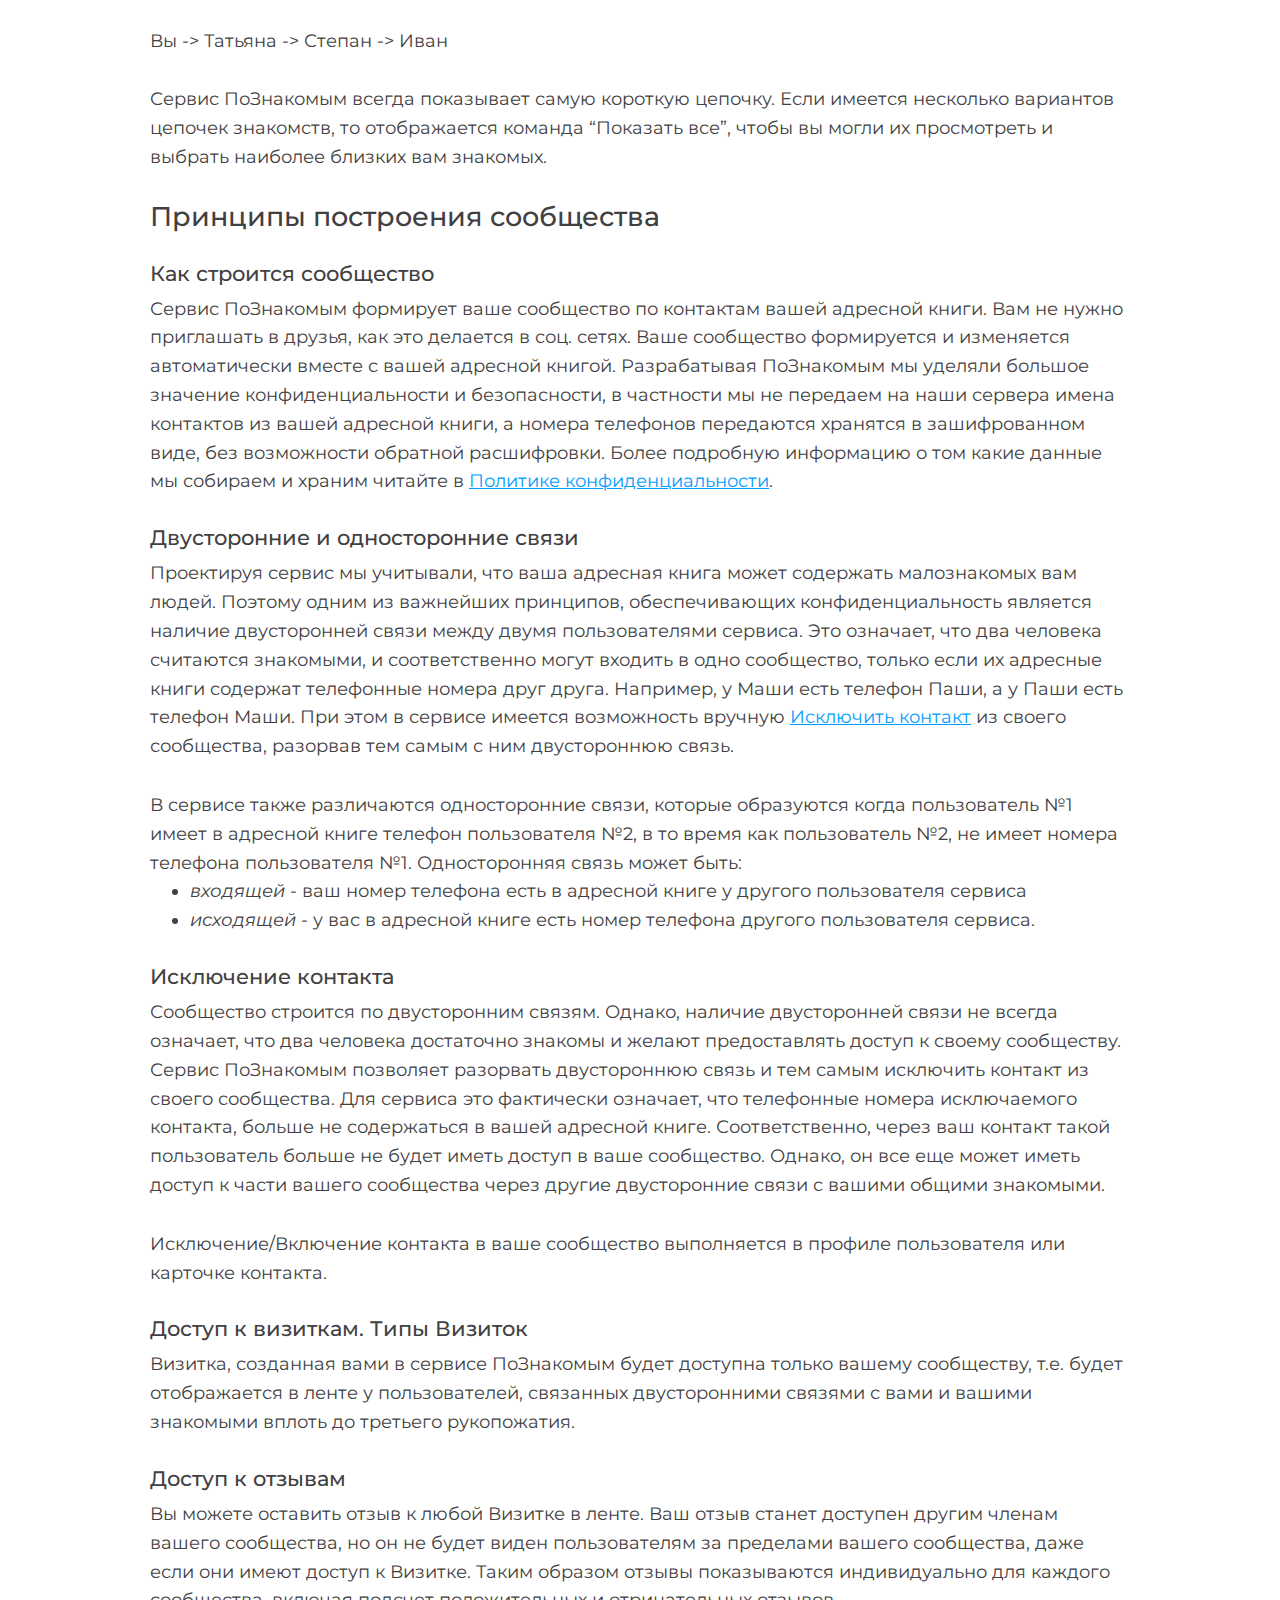
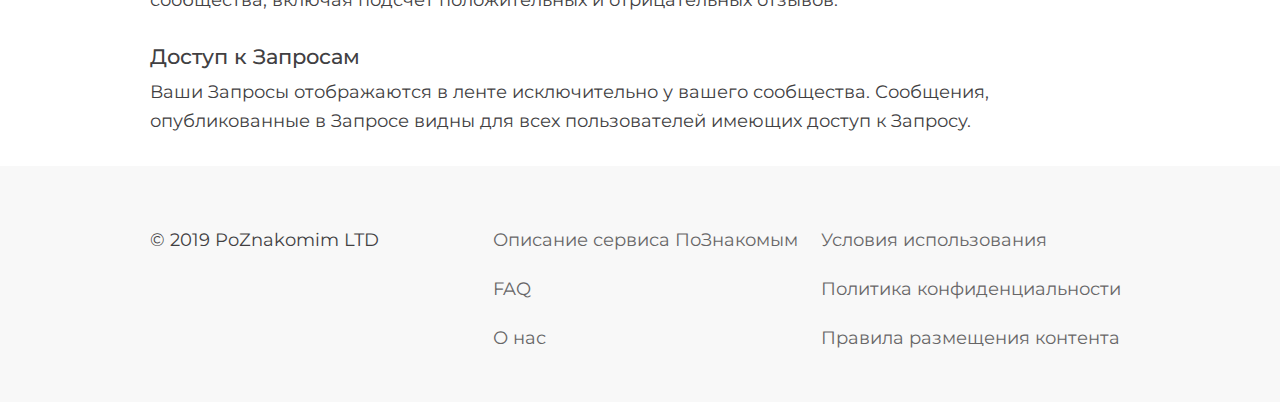
<file: opisanie.html>
<!DOCTYPE html>
<html lang="ru">
<head>
    <meta charset="utf-8">
    <meta name="viewport" content="width=device-width, initial-scale=1">
    <title>Описание сервиса ПоЗнакомым</title>
    <link href="https://fonts.googleapis.com/css?family=Roboto:400,400i,500,700&amp;subset=cyrillic-ext" rel="stylesheet">     
    <link rel="stylesheet" href="css/style.css">
    <script src="https://code.jquery.com/jquery-2.2.4.min.js"></script>
    <script src="js/plugins.js"></script>    
    <link rel="apple-touch-icon" sizes="180x180" href="/apple-touch-icon.png">
    <link rel="icon" type="image/png" sizes="32x32" href="/favicon-32x32.png">
    <link rel="icon" type="image/png" sizes="16x16" href="/favicon-16x16.png">
    <link rel="manifest" href="/site.webmanifest">
    <link rel="mask-icon" href="/safari-pinned-tab.svg" color="#5bbad5">
    <meta name="msapplication-TileColor" content="#da532c">
    <meta name="theme-color" content="#ffffff">
</head>
<body>
<!--[if lt IE 10]>
    <p class="browserupgrade">Вы используете <b>устаревший</b> браузер. Пожалуйста, <a href="http://browsehappy.com/?locale=ru_ru">обновите свой браузер</a> чтобы улучшить опыт работы с сайтом.</p>
<![endif]-->

<header class="container">    
    <a class="btn-back" href="index.html">&laquo;</a>    
</header>

<main>
    <article class="container art-serv">
        <h1>Описание сервиса ПоЗнакомым</h1>
        <p class="date">Дата последнего изменения: 15.03.2019</p>    

        <ul class="toc">
            <li><a href="#h_1">Наша миссия</a></li>
            <li><a href="#h_2">Ваше сообщество</a></li>
            <li><a href="#h_3">Визитки и Запросы</a></li>
            <li><a href="#h_4">Цепочки знакомств</a></li>
            <li><a href="#h_5">Принципы построения сообщества</a>
                <ul>
                    <li><a href="#h_6">Как строится сообщество</a></li>
                    <li><a href="#h_7">Двусторонние и односторонние связи</a></li>
                    <li><a href="#h_8">Исключение контакта</a></li>
                    <li><a href="#h_9">Доступ к визиткам. Типы Визиток</a></li>
                    <li><a href="#h_10">Доступ к отзывам</a></li>
                    <li><a href="#h_11">Доступ к Запросам</a></li>
                </ul>
            </li>
        </ul>

        <h2 id="h_1">Наша миссия</h2>
        <p>Основная миссия сервиса ПоЗнакомым – помогать вам находить нужных и проверенных специалистов по рекомендациям ваших знакомых и знакомых их знакомых вплоть до 3-ого рукопожатия.</p>

        <h2 id="h_2">Ваше сообщество</h2>
        <p>Ваше сообщество — это множество пользователей Сервиса, связанные с вами непосредственно или опосредованно через других знакомых, максимум трех (три рукопожатия). Например, Иван знает Степана, а Степан знает Татьяну, а Татьяна вас. Все трое (Татьяна, Степан и Иван) будут входить в ваше сообщество. Фактически у каждого пользователя имеется свое, индивидуальное сообщество.</p>

        <h2 id="h_3">Визитки и Запросы</h2>
        <p><i>Визитка</i> в сервисе ПоЗнакомым представляет собой расширенный аналог вашей бумажной визитной карточки. Публикуя Визитку вы рассказываете вашему сообществу о ваших услугах или профессиональной деятельности. Однако, вам не обязательно публиковать свою Визитку чтобы пользоваться сервисом.</p>
        <p><i>Запросы</i> в сервисе ПоЗнакомым служат для обращения к вашему сообществу с целью найти нужного вам специалиста или получить консультацию/совет, когда у вас возникает такая необходимость. </p>
        <p>Все Визитки и Запросы, опубликованные вашим сообществом, отображаются в ленте. Ваши Визитки и Запросы отображаются в вашем профиле.</p>
        
        <h2 id="h_4">Цепочки знакомств</h2>
        <p>Основное назначение цепочки знакомств предоставить вам информацию о том, кто из вашего сообщества знает нужного вам специалиста, так чтобы вы могли запросить необходимые рекомендации. Цепочка знакомств отображается при просмотре Визитки, Запроса или Профиля пользователя из вашего сообщества. Как было сказано выше, ваше сообщество строится вплоть до третьего рукопожатия, например: </p>        
        <p class="center">Вы -> Татьяна -> Степан -> Иван</p>        
        <p>Сервис ПоЗнакомым всегда показывает самую короткую цепочку. Если имеется несколько вариантов цепочек знакомств, то отображается команда “Показать все”, чтобы  вы могли их просмотреть и выбрать наиболее близких вам знакомых.</p>

        <h2 id="h_5">Принципы построения сообщества</h2>

        <h3 id="h_6">Как строится сообщество</h3>
        <p>Сервис ПоЗнакомым формирует ваше сообщество по контактам вашей адресной книги. Вам не нужно приглашать в друзья, как это делается в соц. сетях. Ваше сообщество формируется и изменяется автоматически вместе с вашей адресной книгой. Разрабатывая ПоЗнакомым мы уделяли большое значение конфиденциальности и безопасности, в частности мы не передаем на наши сервера имена контактов из вашей адресной книги, а номера телефонов передаются хранятся в зашифрованном виде, без возможности обратной расшифровки. Более подробную информацию о том какие данные мы собираем и храним читайте в <a href="#">Политике конфиденциальности</a>. </p>

        <h3 id="h_7">Двусторонние и односторонние связи</h3>
        <p>Проектируя сервис мы учитывали, что ваша адресная книга может содержать малознакомых вам людей. Поэтому одним из важнейших принципов, обеспечивающих конфиденциальность является наличие двусторонней связи между двумя пользователями сервиса. Это означает, что два человека считаются знакомыми, и соответственно могут входить в одно сообщество, только если их адресные книги содержат телефонные номера друг друга. Например, у Маши есть телефон Паши, а у Паши есть телефон Маши. При этом в сервисе имеется возможность вручную <a href="#">Исключить контакт</a> из своего сообщества, разорвав тем самым с ним двустороннюю связь. </p>
        <p>В сервисе также различаются односторонние связи, которые образуются когда пользователь №1 имеет в адресной книге телефон пользователя №2, в то время как пользователь №2, не имеет номера телефона пользователя №1. Односторонняя связь может быть: </p>
        <ul>
            <li><i>входящей</i> - ваш номер телефона есть в адресной книге у другого пользователя сервиса</li>
            <li><i>исходящей</i> - у вас в адресной книге есть номер телефона другого пользователя сервиса.</li>
        </ul>

        <h3 id="h_8">Исключение контакта </h3>
        <p>Сообщество строится по двусторонним связям. Однако, наличие двусторонней связи не всегда означает, что два человека достаточно знакомы и желают предоставлять доступ к своему сообществу. Сервис ПоЗнакомым позволяет  разорвать двустороннюю связь и тем самым исключить контакт из своего сообщества. Для сервиса это фактически означает, что телефонные номера исключаемого контакта, больше не содержаться в вашей адресной книге. Соответственно, через ваш контакт такой пользователь больше не будет иметь доступ в ваше сообщество. Однако, он все еще может иметь доступ к части вашего сообщества через другие двусторонние связи с вашими общими знакомыми. </p>
        <p>Исключение/Включение контакта в ваше сообщество выполняется в профиле пользователя или карточке контакта.</p>

        <h3 id="h_9">Доступ к визиткам. Типы Визиток</h3>
        <p>Визитка, созданная вами в сервисе ПоЗнакомым будет доступна только вашему сообществу, т.е. будет отображается в ленте у пользователей, связанных двусторонними связями с вами и вашими знакомыми вплоть до третьего рукопожатия.</p>

        <h3 id="h_10">Доступ к отзывам</h3>
        <p>Вы можете оставить отзыв к любой Визитке в ленте. Ваш отзыв станет доступен другим членам вашего сообщества, но он не будет виден пользователям за пределами вашего сообщества, даже если они имеют доступ к Визитке. Таким образом отзывы показываются индивидуально для каждого сообщества, включая подсчет положительных и отрицательных отзывов. </p>

        <h3 id="h_11">Доступ к Запросам</h3>
        <p>Ваши Запросы отображаются в ленте исключительно у вашего сообщества. Сообщения, опубликованные в Запросе видны для всех пользователей имеющих доступ к Запросу.</p>
        
        
        
    </article><!-- /.container -->
</main>

<footer class="footer-site">
    <div class="container">
        <div class="row-footer">
            <div class="col-1">
                <small>&#169; 2019 PoZnakomim LTD</small>
            </div><!-- /.col -->
            <nav class="col-2">
                <ul class="menu-footer">                    
                    <li class="menu-item"><a href="opisanie.html">Описание сервиса ПоЗнакомым</a></li>
                    <li class="menu-item"><a href="faq.html">FAQ</a></li>
                    <li class="menu-item"><a href="about.html">О нас</a></li>
                    <li class="menu-item"><a href="uslovia.html">Условия использования</a></li>
                    <li class="menu-item"><a href="politika.html">Политика конфиденциальности</a></li>
                    <li class="menu-item"><a href="pravila.html">Правила размещения контента</a></li>                    
                </ul>
            </nav><!-- /.col -->
        </div><!-- /.row-footer -->
    </div><!-- /.container -->
</footer>

<script src="js/main.js"></script>
</body>
</html>
</file>
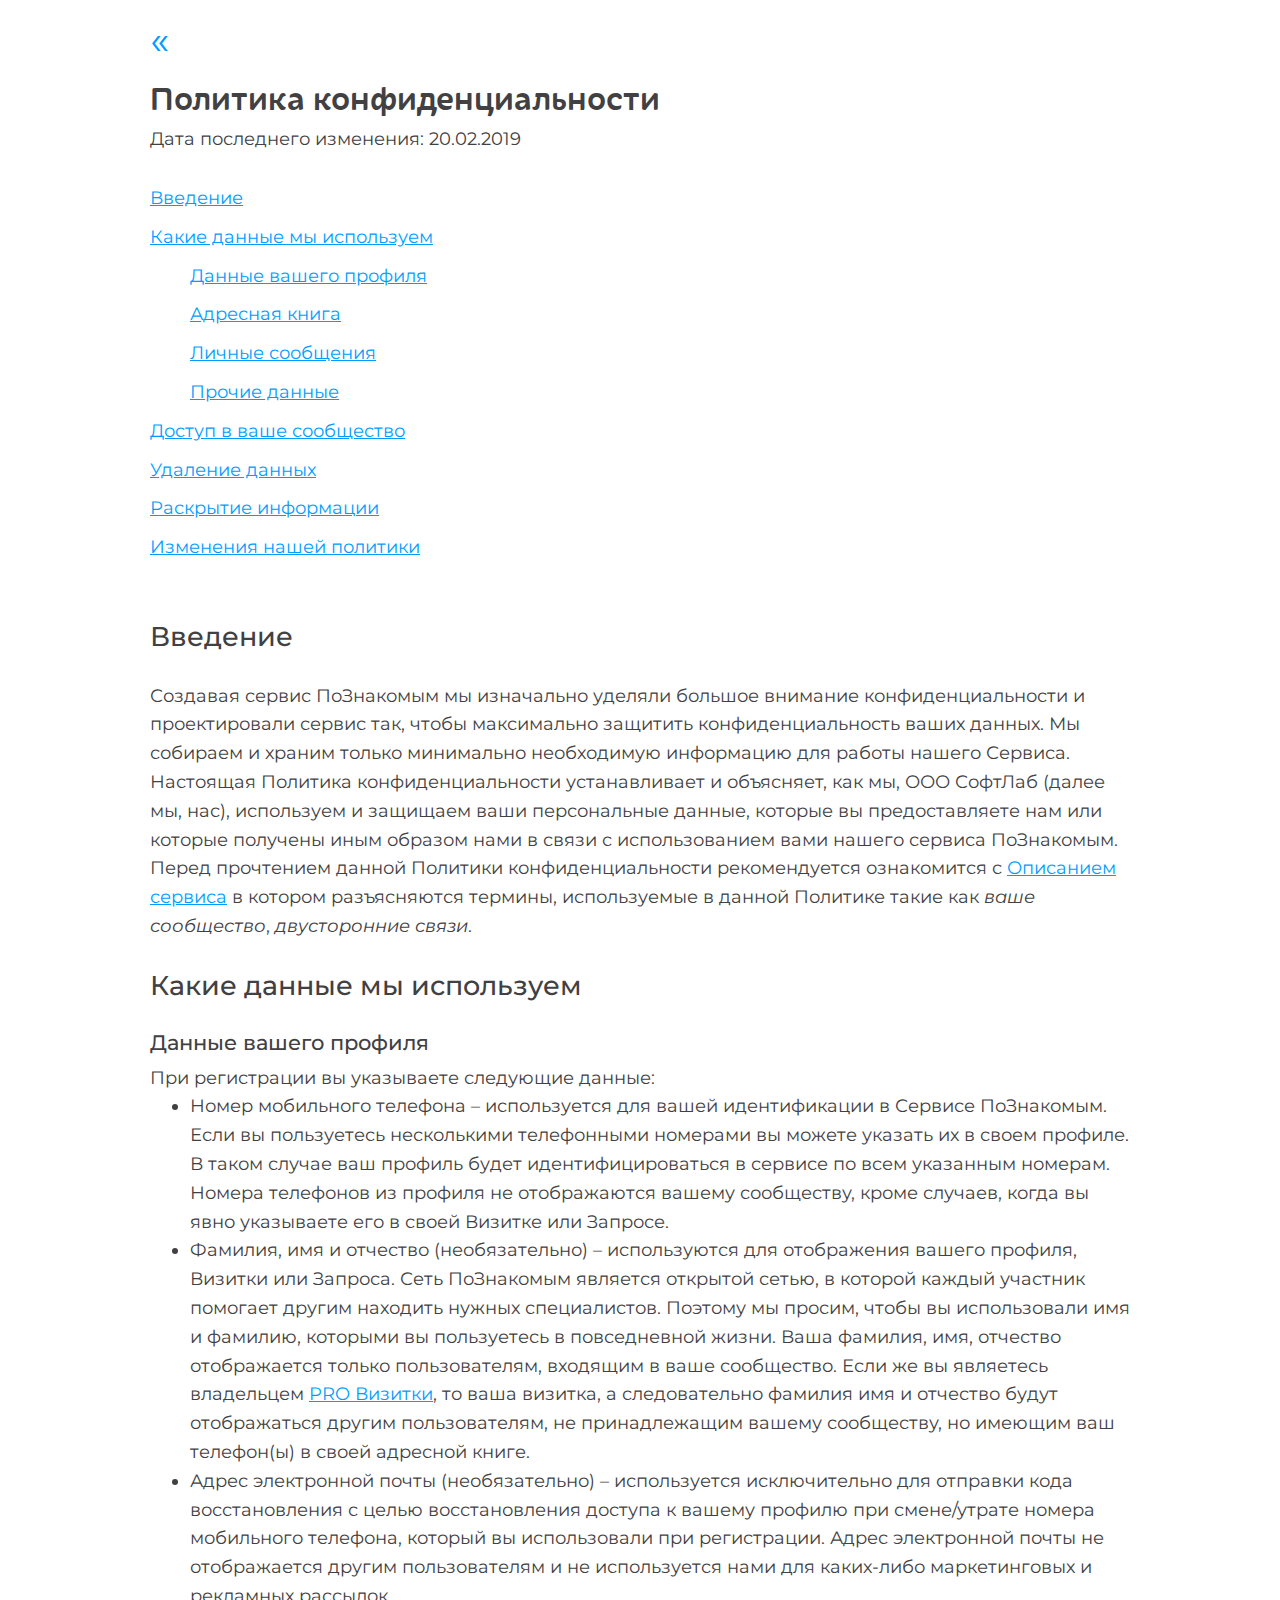
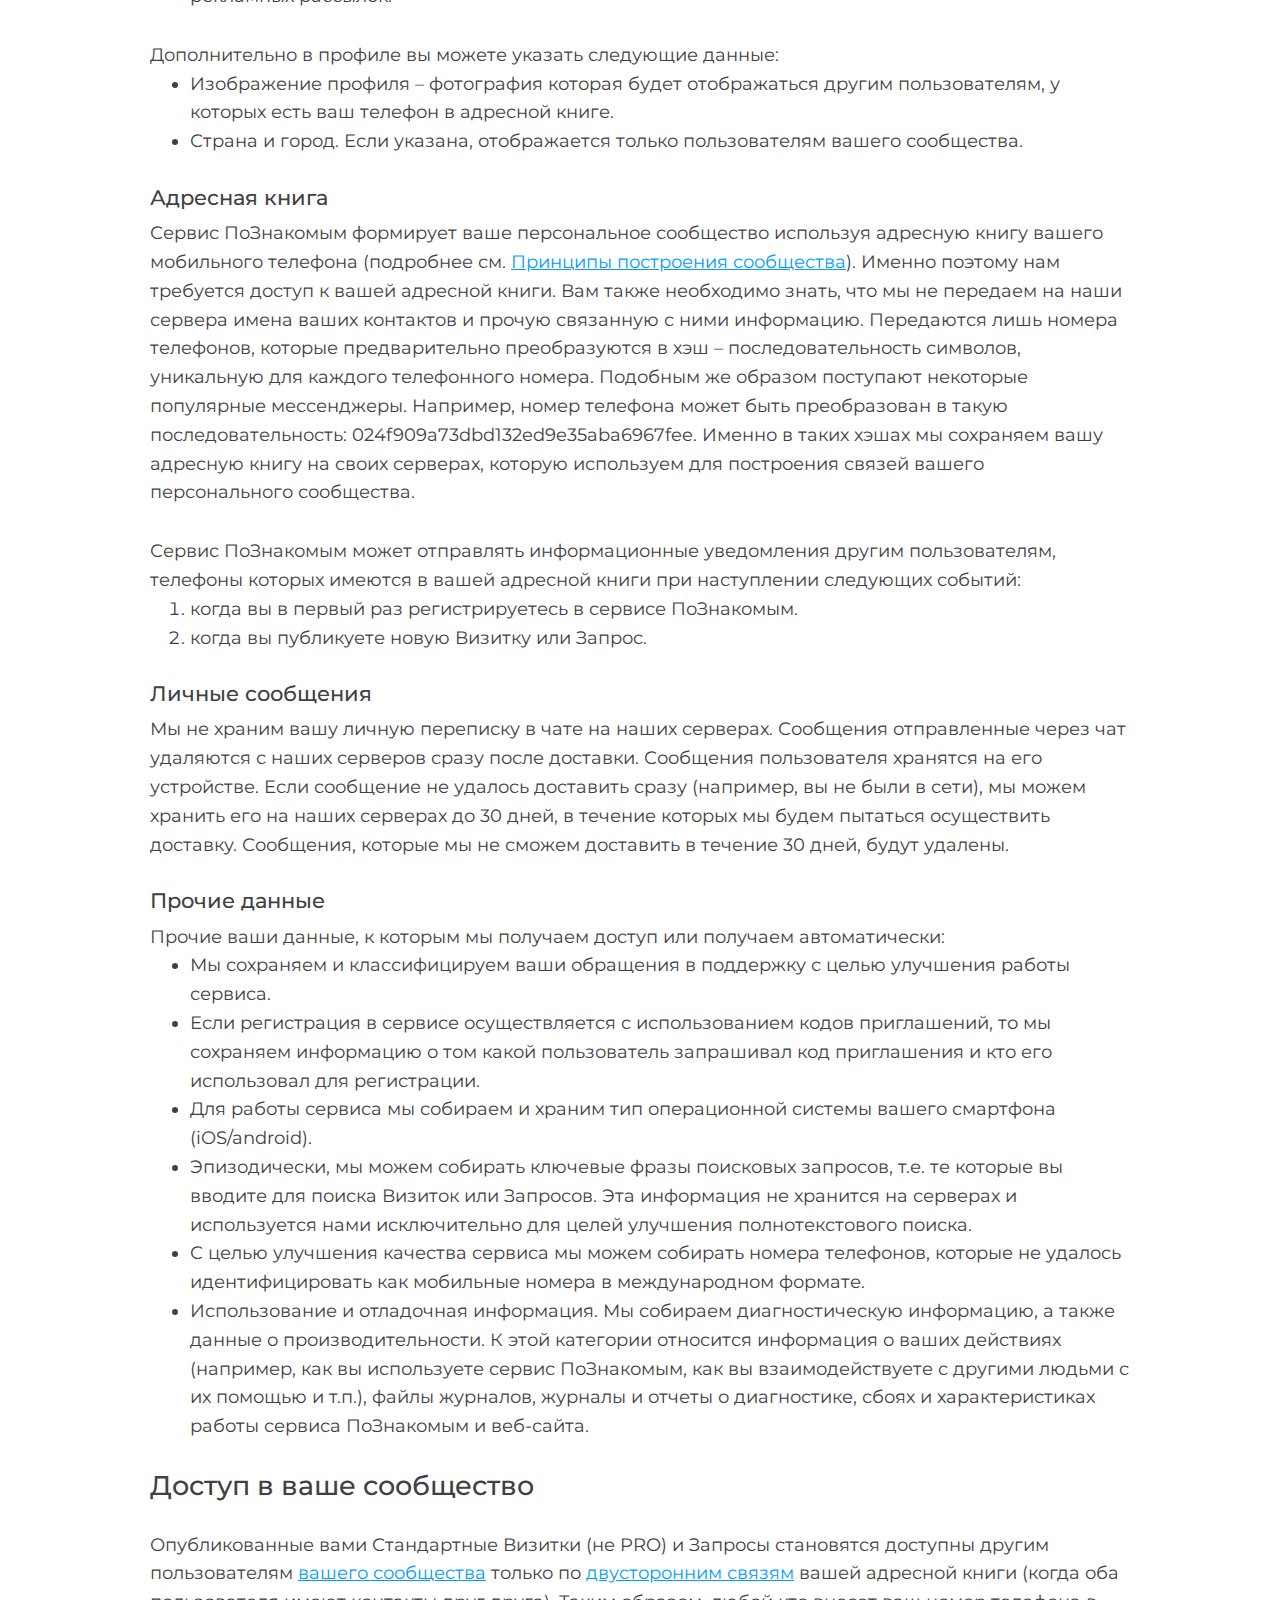
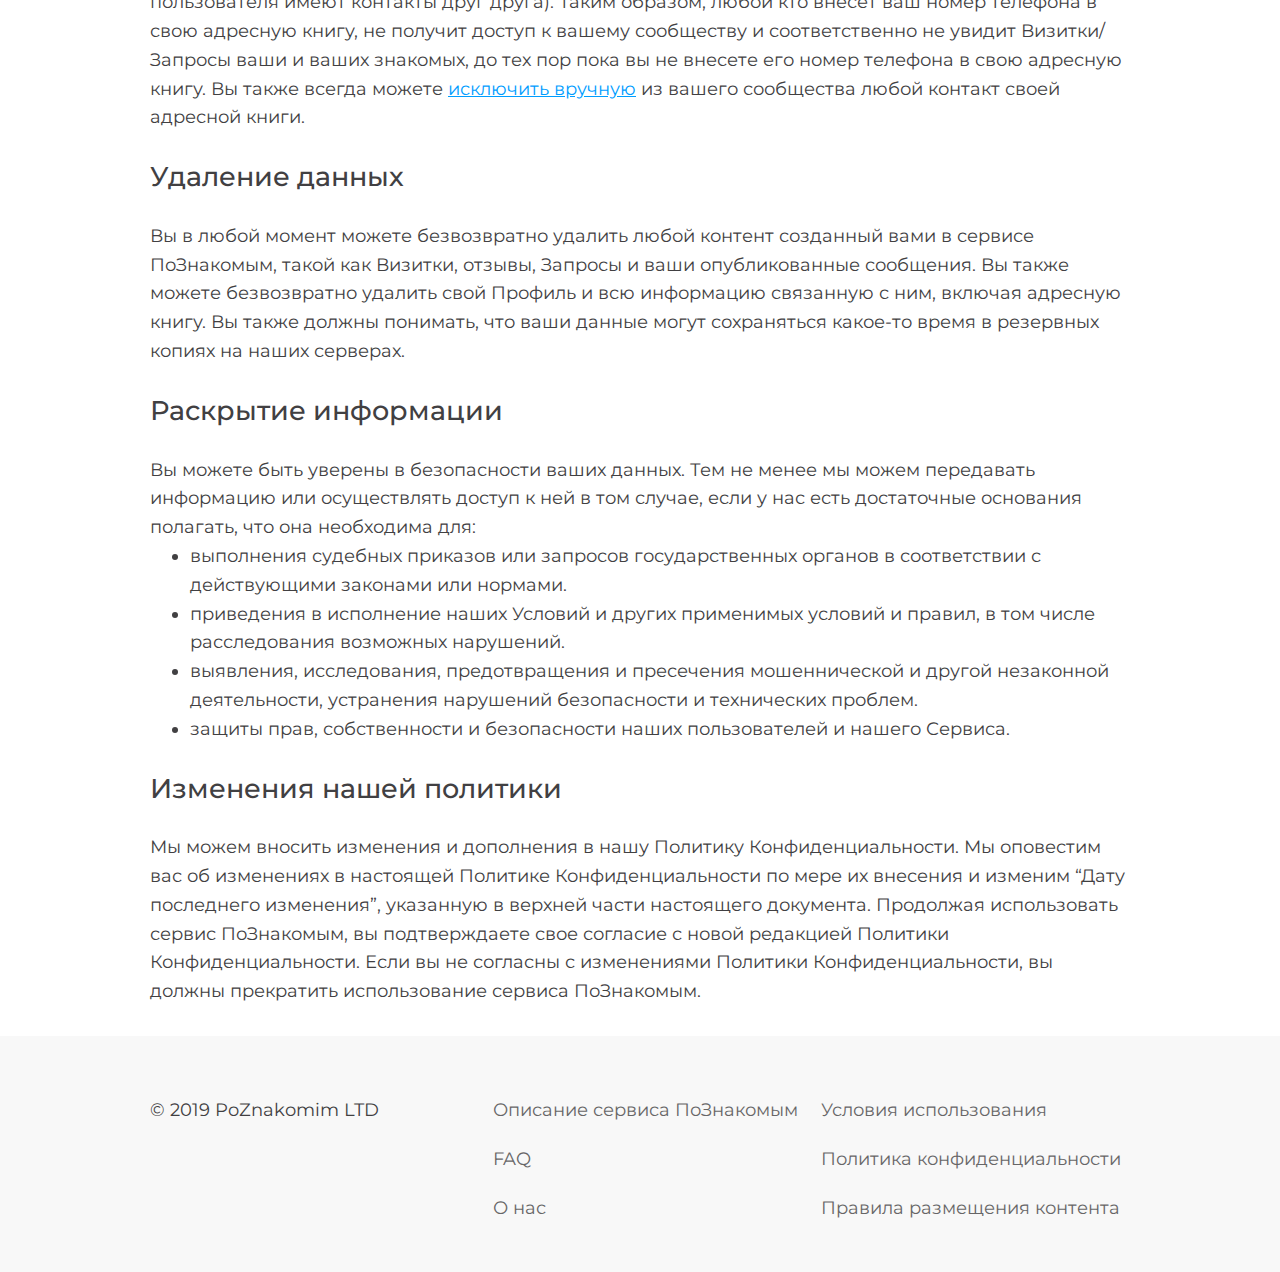
<file: politika.html>
<!DOCTYPE html>
<html lang="ru">
<head>
    <meta charset="utf-8">
    <meta name="viewport" content="width=device-width, initial-scale=1">
    <title>Политика конфиденциальности</title>
    <link href="https://fonts.googleapis.com/css?family=Roboto:400,400i,500,700&amp;subset=cyrillic-ext" rel="stylesheet">     
    <link rel="stylesheet" href="css/style.css">
    <script src="https://code.jquery.com/jquery-2.2.4.min.js"></script>
    <script src="js/plugins.js"></script>    
    <link rel="apple-touch-icon" sizes="180x180" href="/apple-touch-icon.png">
    <link rel="icon" type="image/png" sizes="32x32" href="/favicon-32x32.png">
    <link rel="icon" type="image/png" sizes="16x16" href="/favicon-16x16.png">
    <link rel="manifest" href="/site.webmanifest">
    <link rel="mask-icon" href="/safari-pinned-tab.svg" color="#5bbad5">
    <meta name="msapplication-TileColor" content="#da532c">
    <meta name="theme-color" content="#ffffff">    
</head>
<body>
<!--[if lt IE 10]>
    <p class="browserupgrade">Вы используете <b>устаревший</b> браузер. Пожалуйста, <a href="http://browsehappy.com/?locale=ru_ru">обновите свой браузер</a> чтобы улучшить опыт работы с сайтом.</p>
<![endif]-->

<header class="container">    
    <a class="btn-back" href="index.html">&laquo;</a>    
</header>

<main>
    <article class="container art-serv">
        <h1>Политика конфиденциальности</h1>    
        <p class="date">Дата последнего изменения: 20.02.2019</p>    

        <ul class="toc">
            <li><a href="#h_1">Введение</a></li>
            <li><a href="#h_2">Какие данные мы используем</a>
                <ul>
                    <li><a href="#h_3">Данные вашего профиля</a></li>
                    <li><a href="#h_4">Адресная книга</a></li>
                    <li><a href="#h_5">Личные сообщения</a></li>
                    <li><a href="#h_6">Прочие данные</a></li>
                </ul>
            </li>
            <li><a href="#h_7">Доступ в ваше сообщество</a></li>
            <li><a href="#h_8">Удаление данных</a></li>
            <li><a href="#h_9">Раскрытие информации</a></li>
            <li><a href="#h_10">Изменения нашей политики</a></li>
        </ul>

        <h2 id="h_1">Введение</h2>
        <p>Создавая сервис ПоЗнакомым мы изначально уделяли большое внимание конфиденциальности и проектировали сервис так, чтобы максимально защитить конфиденциальность ваших данных. Мы собираем и храним только минимально необходимую информацию для работы нашего Сервиса. <br>
        Настоящая Политика конфиденциальности устанавливает и объясняет, как мы, ООО СофтЛаб (далее мы, нас), используем и защищаем ваши персональные данные, которые вы предоставляете нам или которые получены иным образом нами в связи с использованием вами нашего сервиса ПоЗнакомым. <br>
        Перед прочтением данной Политики конфиденциальности рекомендуется ознакомится с <a href="#">Описанием сервиса</a> в котором разъясняются термины, используемые в данной Политике такие как <i>ваше сообщество</i>, <i>двусторонние связи</i>.</p>
        <h2 id="h_2">Какие данные мы используем</h2>
        <h3 id="h_3">Данные вашего профиля</h3>
        <p>При регистрации вы указываете следующие данные:</p>
        <ul>
            <li>Номер мобильного телефона – используется для вашей идентификации в Сервисе ПоЗнакомым. Если вы пользуетесь несколькими телефонными номерами вы можете указать их в своем профиле. В таком случае ваш профиль будет идентифицироваться в сервисе по всем указанным номерам. Номера телефонов из профиля не отображаются вашему сообществу, кроме случаев, когда вы явно указываете его в своей Визитке или Запросе.</li>
            <li>Фамилия, имя и отчество (необязательно) – используются для отображения вашего профиля, Визитки или Запроса. Сеть ПоЗнакомым является открытой сетью, в которой каждый участник помогает другим находить нужных специалистов. Поэтому мы просим, чтобы вы использовали имя и фамилию, которыми вы пользуетесь в повседневной жизни. Ваша фамилия, имя, отчество отображается только пользователям, входящим в ваше сообщество. Если же вы являетесь владельцем <a href="#">PRO Визитки</a>, то ваша визитка, а следовательно фамилия имя и отчество будут отображаться другим пользователям, не принадлежащим вашему сообществу, но имеющим ваш телефон(ы) в своей адресной книге.</li>
            <li>Адрес электронной почты (необязательно) – используется исключительно для отправки кода восстановления с целью восстановления доступа к вашему профилю при смене/утрате номера мобильного телефона, который вы использовали при регистрации. Адрес электронной почты не отображается другим пользователям и не используется нами для каких-либо маркетинговых и рекламных рассылок.</li>
        </ul>

        <p class="welcome">Дополнительно в профиле вы можете указать следующие данные:</p>
        <ul>
            <li>Изображение профиля – фотография которая будет отображаться другим пользователям, у которых есть ваш телефон в адресной книге.</li>
            <li>Страна и город. Если указана, отображается только пользователям вашего сообщества.</li>
        </ul>
        <h3 id="h_4">Адресная книга</h3>
        <p>Сервис ПоЗнакомым формирует ваше персональное сообщество используя адресную книгу вашего мобильного телефона (подробнее см. <a href="#">Принципы построения сообщества</a>). Именно поэтому нам требуется доступ к вашей адресной книги. Вам также необходимо знать, что мы не передаем на наши сервера имена ваших контактов и прочую связанную с ними информацию. Передаются лишь номера телефонов, которые предварительно преобразуются в хэш – последовательность символов, уникальную для каждого телефонного номера. Подобным же образом поступают некоторые популярные мессенджеры. Например, номер телефона может быть преобразован в такую последовательность: 024f909a73dbd132ed9e35aba6967fee. Именно в таких хэшах мы сохраняем вашу адресную книгу на своих серверах, которую используем для построения связей вашего персонального сообщества.</p>
        
        <p>Сервис ПоЗнакомым может отправлять информационные уведомления другим пользователям, телефоны которых имеются в вашей адресной книги при наступлении следующих событий: </p>
        <ol>
            <li>когда вы в первый раз регистрируетесь в сервисе ПоЗнакомым.</li>
            <li>когда вы публикуете новую Визитку или Запрос.</li>
        </ol>
        <h3 id="h_5">Личные сообщения</h3>
        <p>Мы не храним вашу личную переписку в чате на наших серверах. Сообщения отправленные через чат удаляются с наших серверов сразу после доставки. Сообщения пользователя хранятся на его устройстве. Если сообщение не удалось доставить сразу (например, вы не были в сети), мы можем хранить его на наших серверах до 30 дней, в течение которых мы будем пытаться осуществить доставку. Сообщения, которые мы не сможем доставить в течение 30 дней, будут удалены.</p>
        <h3 id="h_6">Прочие данные</h3>
        <p class="welcome">Прочие ваши данные, к которым мы получаем доступ или получаем автоматически: </p>
        <ul>
            <li>Мы сохраняем и классифицируем ваши обращения в поддержку с целью улучшения работы сервиса.        </li>
            <li>Если регистрация в сервисе осуществляется с использованием кодов приглашений, то мы сохраняем информацию о том какой пользователь запрашивал код приглашения и кто его использовал для регистрации.</li>
            <li>Для работы сервиса мы собираем и храним тип операционной системы вашего смартфона (iOS/android).</li>
            <li>Эпизодически, мы можем собирать ключевые фразы поисковых запросов, т.е. те которые вы вводите для поиска Визиток или Запросов. Эта информация не хранится на серверах и используется нами исключительно для целей улучшения полнотекстового поиска.</li>
            <li>С целью улучшения качества сервиса мы можем собирать номера телефонов, которые не удалось идентифицировать как мобильные номера в международном формате. </li>
            <li>Использование и отладочная информация. Мы собираем диагностическую информацию, а также данные о производительности. К этой категории относится информация о ваших действиях (например, как вы используете сервис ПоЗнакомым, как вы взаимодействуете с другими людьми с их помощью и т.п.), файлы журналов, журналы и отчеты о диагностике, сбоях и характеристиках работы сервиса ПоЗнакомым и веб-сайта.            </li>
        </ul>
        
        <h2 id="h_7">Доступ в ваше сообщество</h2>
        <p>Опубликованные вами Стандартные Визитки (не PRO) и Запросы становятся доступны другим пользователям <a href="#">вашего сообщества</a> только по <a href="#">двусторонним связям</a> вашей адресной книги (когда оба пользователя имеют контакты друг друга). Таким образом, любой кто внесет ваш номер телефона в свою адресную книгу, не получит доступ к вашему сообществу и соответственно не увидит Визитки/Запросы ваши и ваших знакомых, до тех пор пока вы не внесете его номер телефона в свою адресную книгу. Вы также всегда можете <a href="#">исключить вручную</a> из вашего сообщества любой контакт своей адресной книги.</p>
        <h2  id="h_8">Удаление данных</h2>
        <p>Вы в любой момент можете безвозвратно удалить любой контент созданный вами в сервисе ПоЗнакомым, такой как Визитки, отзывы, Запросы и ваши опубликованные сообщения. Вы также можете безвозвратно удалить свой Профиль и всю информацию связанную с ним, включая адресную книгу. Вы также должны понимать, что ваши данные могут сохраняться какое-то время в резервных копиях на наших серверах.</p>
        
        <h2 id="h_9">Раскрытие информации</h2>        
        <p>Вы можете быть уверены в безопасности ваших данных. Тем не менее мы можем передавать информацию или осуществлять доступ к ней в том случае, если у нас есть достаточные основания полагать, что она необходима для: </p>
        <ul>
            <li>выполнения судебных приказов или запросов государственных органов в соответствии с действующими законами или нормами.</li>
            <li>приведения в исполнение наших Условий и других применимых условий и правил, в том числе расследования возможных нарушений.</li>
            <li>выявления, исследования, предотвращения и пресечения мошеннической и другой незаконной деятельности, устранения нарушений безопасности и технических проблем.</li>
            <li>защиты прав, собственности и безопасности наших пользователей и нашего Сервиса.</li>
        </ul>
        
        <h2 id="h_10">Изменения нашей политики</h2>
        <p>Мы можем вносить изменения и дополнения в нашу Политику Конфиденциальности. Мы оповестим вас об изменениях в настоящей Политике Конфиденциальности по мере их внесения и изменим “Дату последнего изменения”, указанную в верхней части настоящего документа. Продолжая использовать сервис ПоЗнакомым, вы подтверждаете свое согласие с новой редакцией Политики Конфиденциальности. Если вы не согласны с изменениями Политики Конфиденциальности, вы должны прекратить использование сервиса ПоЗнакомым. </p>
        
        
    </article><!-- /.container -->
</main>

<footer class="footer-site">
    <div class="container">
        <div class="row-footer">
            <div class="col-1">
                <small>&#169; 2019 PoZnakomim LTD</small>
            </div><!-- /.col -->
            <nav class="col-2">
                <ul class="menu-footer">                    
                    <li class="menu-item"><a href="opisanie.html">Описание сервиса ПоЗнакомым</a></li>
                    <li class="menu-item"><a href="faq.html">FAQ</a></li>
                    <li class="menu-item"><a href="about.html">О нас</a></li>
                    <li class="menu-item"><a href="uslovia.html">Условия использования</a></li>
                    <li class="menu-item"><a href="politika.html">Политика конфиденциальности</a></li>
                    <li class="menu-item"><a href="pravila.html">Правила размещения контента</a></li>                    
                </ul>
            </nav><!-- /.col -->
        </div><!-- /.row-footer -->
    </div><!-- /.container -->
</footer>

<script src="js/main.js"></script>
</body>
</html>
</file>
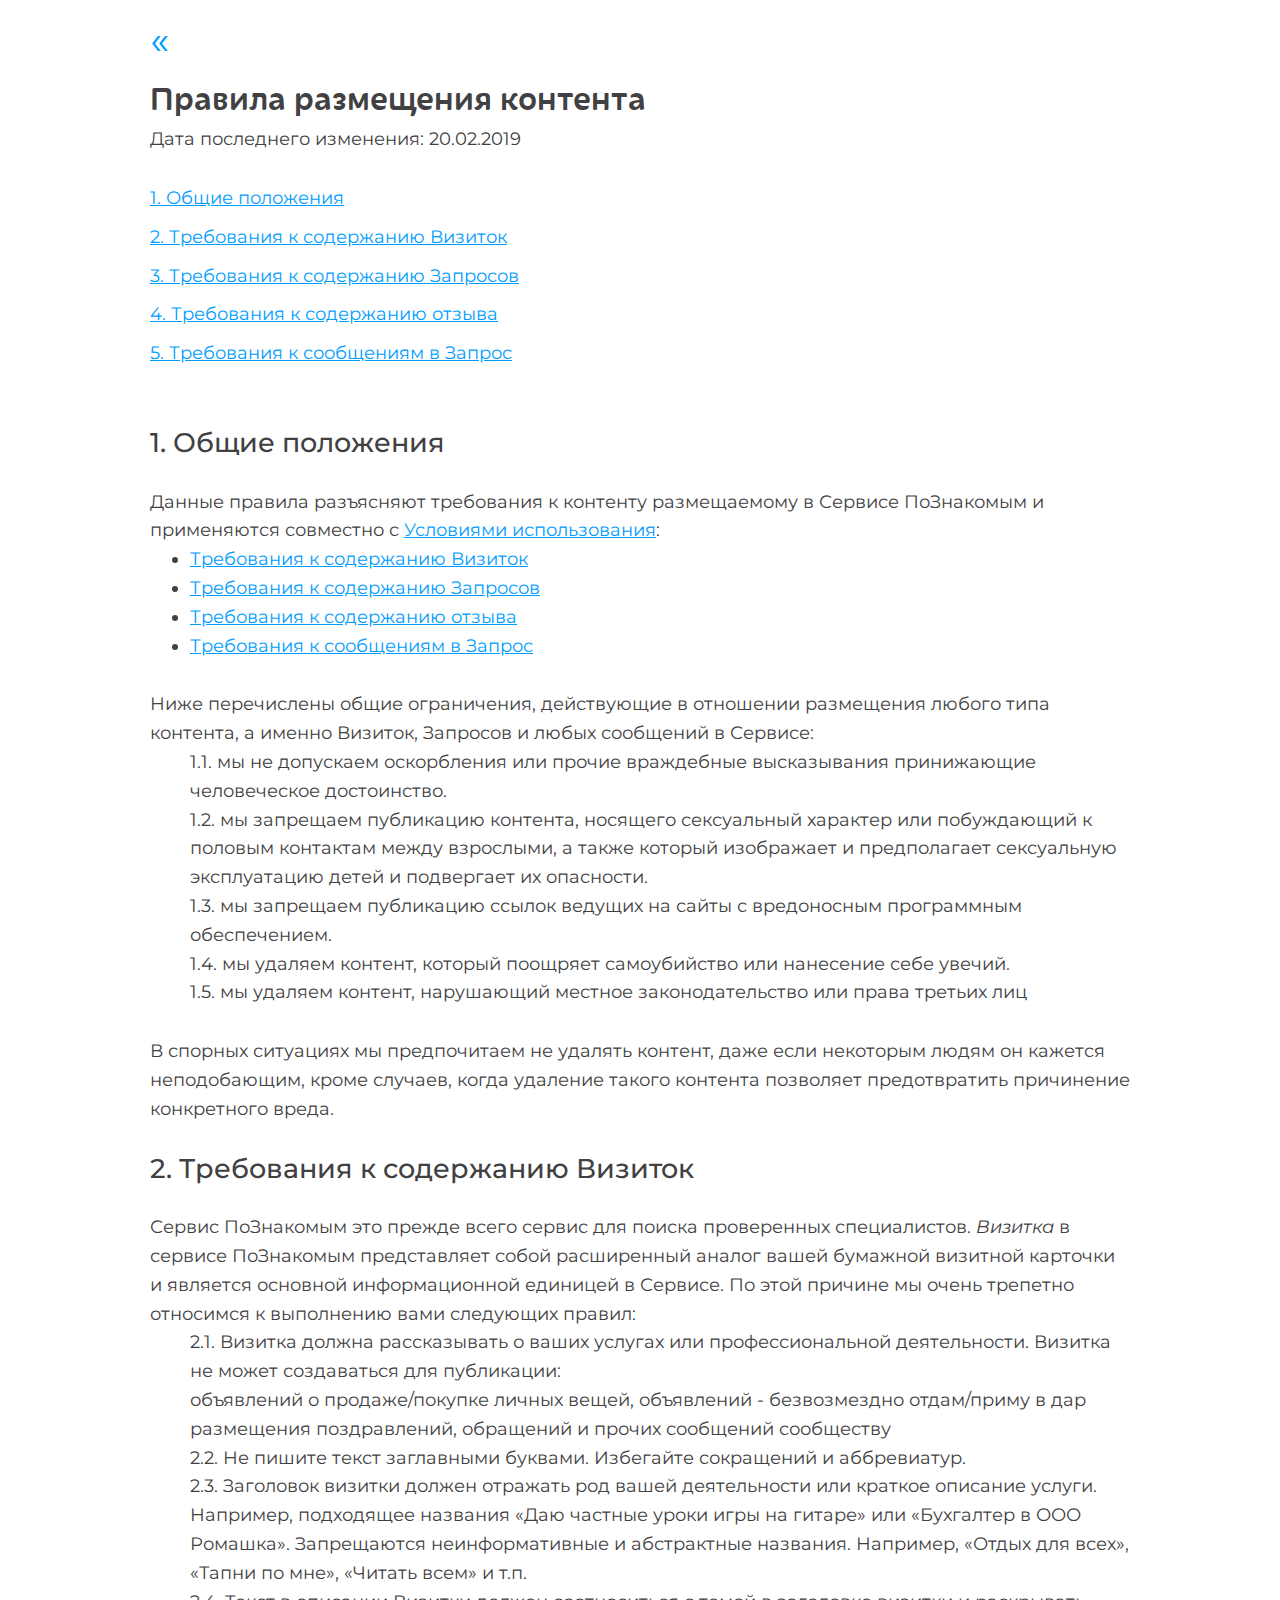
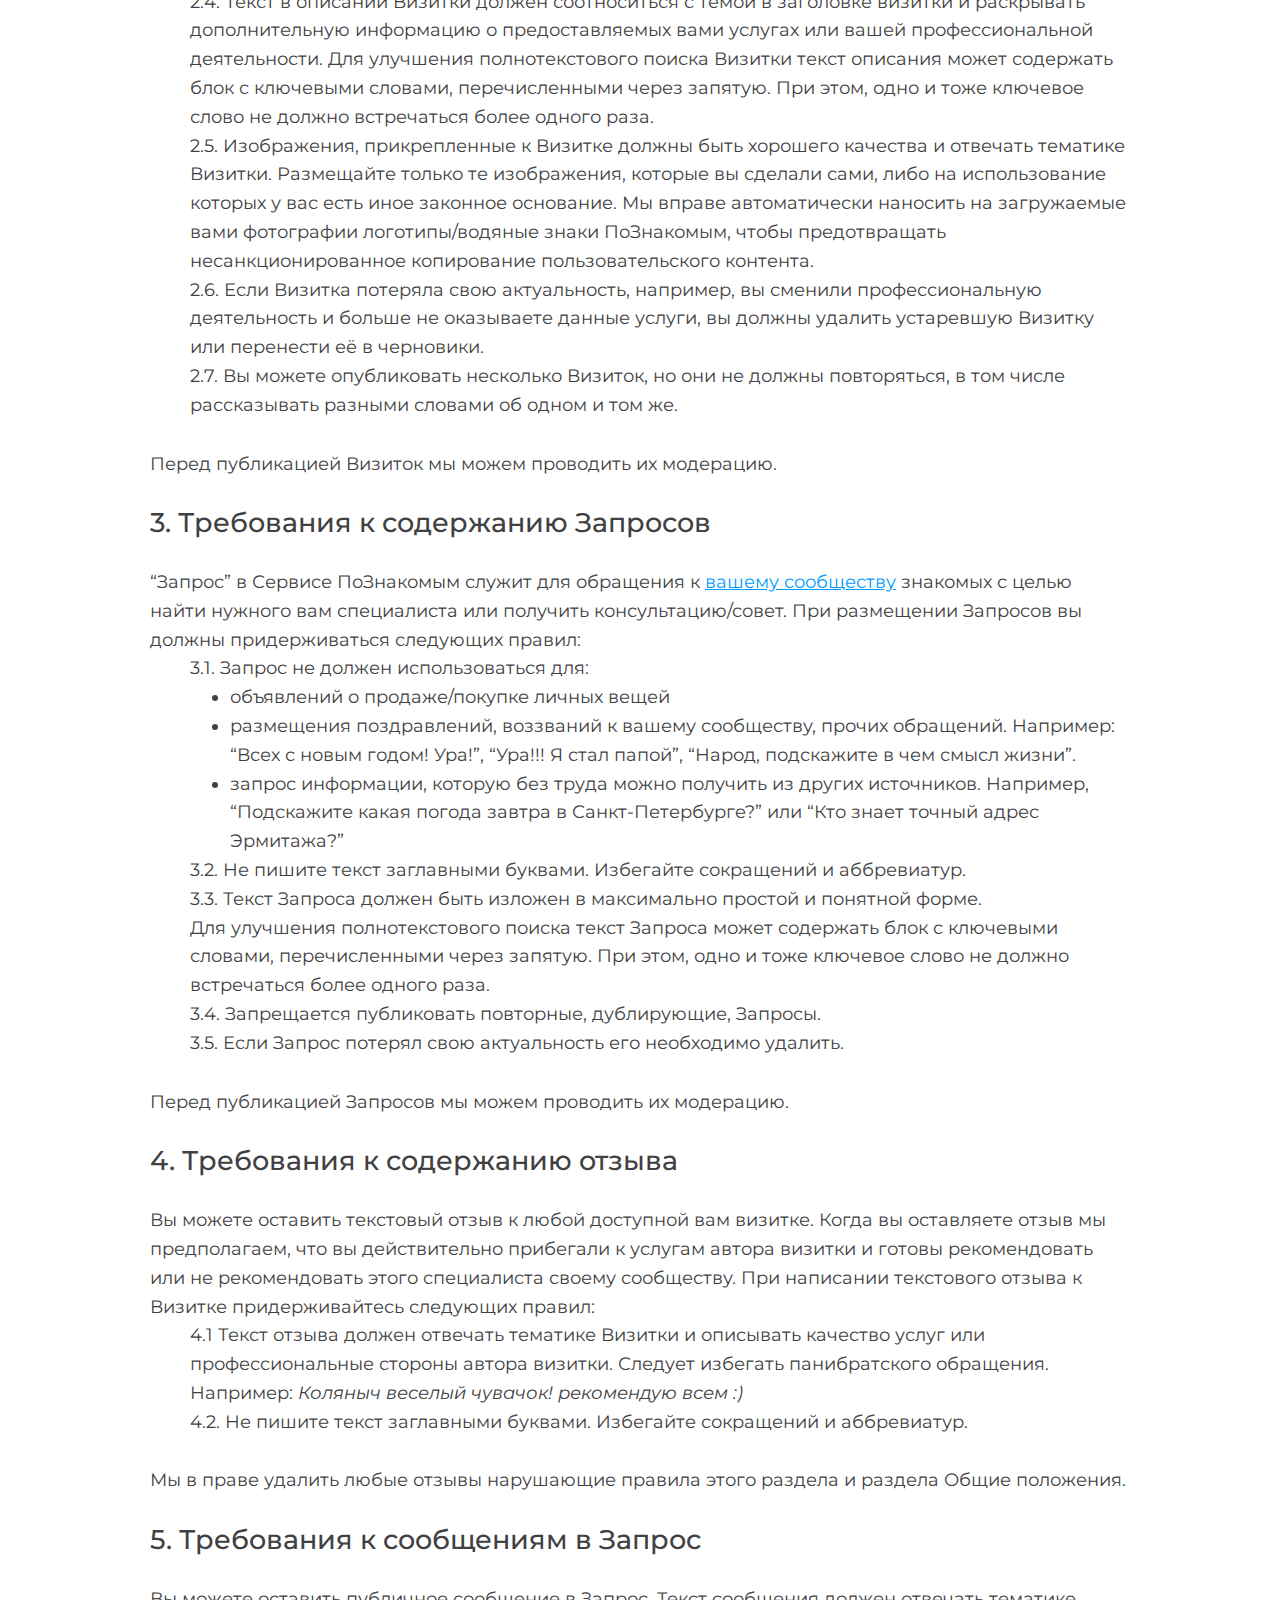
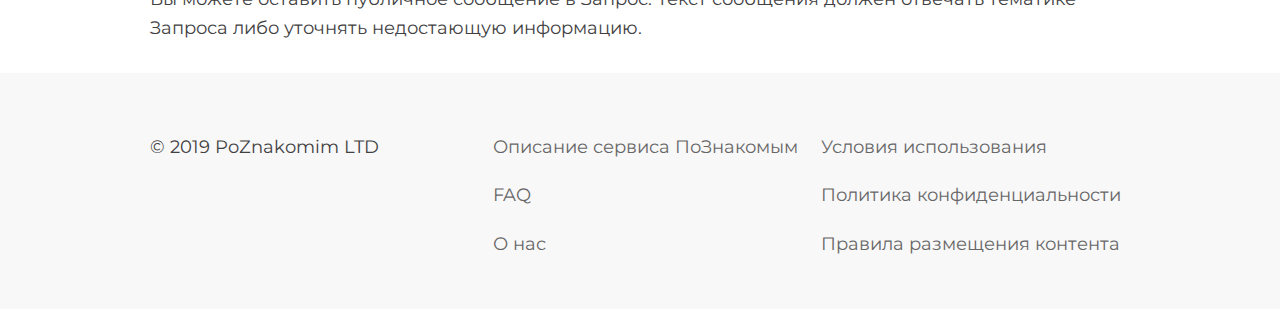
<file: pravila.html>
<!DOCTYPE html>
<html lang="ru">
<head>
    <meta charset="utf-8">
    <meta name="viewport" content="width=device-width, initial-scale=1">
    <title>Правила размещения контента</title>
    <link href="https://fonts.googleapis.com/css?family=Roboto:400,400i,500,700&amp;subset=cyrillic-ext" rel="stylesheet">     
    <link rel="stylesheet" href="css/style.css">
    <script src="https://code.jquery.com/jquery-2.2.4.min.js"></script>
    <script src="js/plugins.js"></script>    
    <link rel="apple-touch-icon" sizes="180x180" href="/apple-touch-icon.png">
    <link rel="icon" type="image/png" sizes="32x32" href="/favicon-32x32.png">
    <link rel="icon" type="image/png" sizes="16x16" href="/favicon-16x16.png">
    <link rel="manifest" href="/site.webmanifest">
    <link rel="mask-icon" href="/safari-pinned-tab.svg" color="#5bbad5">
    <meta name="msapplication-TileColor" content="#da532c">
    <meta name="theme-color" content="#ffffff">
</head>
<body>
<!--[if lt IE 10]>
    <p class="browserupgrade">Вы используете <b>устаревший</b> браузер. Пожалуйста, <a href="http://browsehappy.com/?locale=ru_ru">обновите свой браузер</a> чтобы улучшить опыт работы с сайтом.</p>
<![endif]-->

<header class="container">    
    <a class="btn-back" href="index.html">&laquo;</a>    
</header>

<main>
    <article class="container art-serv">
        <h1>Правила размещения контента</h1>
        <p class="date">Дата последнего изменения: 20.02.2019</p>    

        <ul class="toc">
            <li><a href="#h_1">1. Общие положения</a></li>
            <li><a href="#h_2">2. Требования к содержанию Визиток</a></li>
            <li><a href="#h_3">3. Требования к содержанию Запросов</a></li>
            <li><a href="#h_4">4. Требования к содержанию отзыва</a></li>
            <li><a href="#h_5">5. Требования к сообщениям в Запрос</a></li>
        </ul>

        <h2 id="h_1">1. Общие положения</h2>
        <p>Данные правила разъясняют требования к контенту размещаемому в Сервисе ПоЗнакомым и применяются совместно с <a href="#">Условиями использования</a>:</p>
        <ul>
            <li><a href="#h_2">Требования к содержанию Визиток</a></li>
            <li><a href="#h_3">Требования к содержанию Запросов</a></li>
            <li><a href="#h_4">Требования к содержанию отзыва</a></li>
            <li><a href="#h_5">Требования к сообщениям в Запрос</a></li>
        </ul>
        
        <p>Ниже перечислены общие ограничения, действующие в отношении размещения любого типа контента, а именно Визиток, Запросов и любых сообщений в Сервисе:</p>
        <ul class="nostyle">
            <li>1.1. мы не допускаем оскорбления или прочие враждебные высказывания принижающие человеческое достоинство.</li>
            <li>1.2. мы запрещаем публикацию контента, носящего сексуальный характер или побуждающий к половым контактам между взрослыми, а также который изображает и предполагает сексуальную эксплуатацию детей и подвергает их опасности.</li>
            <li>1.3. мы запрещаем публикацию ссылок ведущих на сайты с вредоносным программным обеспечением.</li>
            <li>1.4. мы удаляем контент, который поощряет самоубийство или нанесение себе увечий.</li>
            <li>1.5. мы удаляем контент, нарушающий местное законодательство или права третьих лиц</li>
        </ul>
        
        <p>В спорных ситуациях мы предпочитаем не удалять контент, даже если некоторым людям он кажется неподобающим, кроме случаев, когда удаление такого контента позволяет предотвратить причинение конкретного вреда. </p>
        
        <h2 id="h_2">2. Требования к содержанию Визиток</h2>
        <p>Сервис ПоЗнакомым это прежде всего сервис для поиска проверенных специалистов. <i>Визитка</i> в сервисе ПоЗнакомым представляет собой расширенный аналог вашей бумажной визитной карточки и является основной информационной единицей в Сервисе. По этой причине мы очень трепетно относимся к выполнению вами следующих правил: </p>
        <ul class="nostyle">
            <li>2.1. Визитка должна рассказывать о ваших услугах или профессиональной деятельности. Визитка не может создаваться для публикации: <br>
            объявлений о продаже/покупке личных вещей, объявлений - безвозмездно отдам/приму в дар <br>
            размещения поздравлений, обращений и прочих сообщений сообществу </li>
            <li>2.2. Не пишите текст заглавными буквами. Избегайте сокращений и аббревиатур. </li>
            <li>2.3. Заголовок визитки должен отражать род вашей деятельности или краткое описание услуги. Например, подходящее названия «Даю частные уроки игры на гитаре» или «Бухгалтер в ООО Ромашка». Запрещаются неинформативные и абстрактные названия. Например, «Отдых для всех», «Тапни по мне», «Читать всем» и т.п.</li>
            <li>2.4. Текст в описании Визитки должен соотноситься с темой в заголовке визитки и раскрывать дополнительную информацию о предоставляемых вами услугах или вашей профессиональной деятельности. Для улучшения полнотекстового поиска Визитки текст описания может содержать блок с ключевыми словами, перечисленными через запятую. При этом, одно и тоже ключевое слово не должно встречаться более одного раза.</li>
            <li>2.5. Изображения, прикрепленные к Визитке должны быть хорошего качества и отвечать тематике Визитки. Размещайте только те изображения, которые вы сделали сами, либо на использование которых у вас есть иное законное основание. Мы вправе автоматически наносить на загружаемые вами фотографии логотипы/водяные знаки ПоЗнакомым, чтобы предотвращать несанкционированное копирование пользовательского контента.</li>
            <li>2.6. Если Визитка потеряла свою актуальность, например, вы сменили профессиональную деятельность и больше не оказываете данные услуги, вы должны удалить устаревшую Визитку или перенести её в черновики.</li>
            <li>2.7. Вы можете опубликовать несколько Визиток, но они не должны повторяться, в том числе рассказывать разными словами об одном и том же. </li>
        </ul>       
        
        <p class="welcome">Перед публикацией Визиток мы можем проводить их модерацию. </p>
        <h2 id="h_3">3. Требования к содержанию Запросов</h2>
        <p>“Запрос” в Сервисе ПоЗнакомым служит для обращения к <a href="#">вашему сообществу</a> знакомых с целью найти нужного вам специалиста или получить консультацию/совет. При размещении Запросов вы должны придерживаться следующих правил:</p>
        <ul class="nostyle">
            <li>3.1. Запрос не должен использоваться для:
                <ul>
                    <li>объявлений о продаже/покупке личных вещей </li>
                    <li>размещения поздравлений, воззваний к вашему сообществу, прочих обращений. Например: “Всех с новым годом! Ура!”, “Ура!!! Я стал папой”, “Народ, подскажите в чем смысл жизни”.</li>
                    <li>запрос информации, которую без труда можно получить из других источников. Например, “Подскажите какая погода завтра в Санкт-Петербурге?” или “Кто знает точный адрес Эрмитажа?” </li>
                </ul>
            </li>
            <li>3.2. Не пишите текст заглавными буквами. Избегайте сокращений и аббревиатур.</li>
            <li>3.3. Текст Запроса должен быть изложен в максимально простой и понятной форме. <br>
                Для улучшения полнотекстового поиска текст Запроса может содержать блок с ключевыми словами, перечисленными через запятую. При этом, одно и тоже ключевое слово не должно встречаться более одного раза. </li>
            <li>3.4. Запрещается публиковать повторные, дублирующие, Запросы.</li>
            <li>3.5. Если Запрос потерял свою актуальность его необходимо удалить.</li>
        </ul>
        <p>Перед публикацией Запросов мы можем проводить их модерацию.</p>
        <h2 id="h_4">4. Требования к содержанию отзыва</h2>
        <p>Вы можете оставить текстовый отзыв к любой доступной вам визитке. Когда вы оставляете отзыв мы предполагаем, что вы действительно прибегали к услугам автора визитки и готовы рекомендовать или не рекомендовать этого специалиста своему сообществу. При написании текстового отзыва к Визитке придерживайтесь следующих правил:</p>
        <ul class="nostyle">
            <li>4.1 Текст отзыва должен отвечать тематике Визитки и описывать качество услуг или профессиональные стороны автора визитки. Следует избегать панибратского обращения.  Например: <i>Коляныч веселый чувачок! рекомендую всем :)</i> </li>
            <li>4.2. Не пишите текст заглавными буквами. Избегайте сокращений и аббревиатур.</li>
        </ul>
        
        <p>Мы в праве удалить любые отзывы нарушающие правила этого раздела и раздела Общие положения.</p>
        <h2 id="h_5">5. Требования к сообщениям в Запрос</h2>
        <p>Вы можете оставить публичное сообщение в Запрос. Текст сообщения должен отвечать тематике Запроса либо уточнять недостающую информацию.</p>
                
    </article><!-- /.container -->
</main>

<footer class="footer-site">
    <div class="container">
        <div class="row-footer">
            <div class="col-1">
                <small>&#169; 2019 PoZnakomim LTD</small>
            </div><!-- /.col -->
            <nav class="col-2">
                <ul class="menu-footer">                    
                    <li class="menu-item"><a href="opisanie.html">Описание сервиса ПоЗнакомым</a></li>
                    <li class="menu-item"><a href="faq.html">FAQ</a></li>
                    <li class="menu-item"><a href="about.html">О нас</a></li>
                    <li class="menu-item"><a href="uslovia.html">Условия использования</a></li>
                    <li class="menu-item"><a href="politika.html">Политика конфиденциальности</a></li>
                    <li class="menu-item"><a href="pravila.html">Правила размещения контента</a></li>                    
                </ul>
            </nav><!-- /.col -->
        </div><!-- /.row-footer -->
    </div><!-- /.container -->
</footer>

<script src="js/main.js"></script>
</body>
</html>
</file>
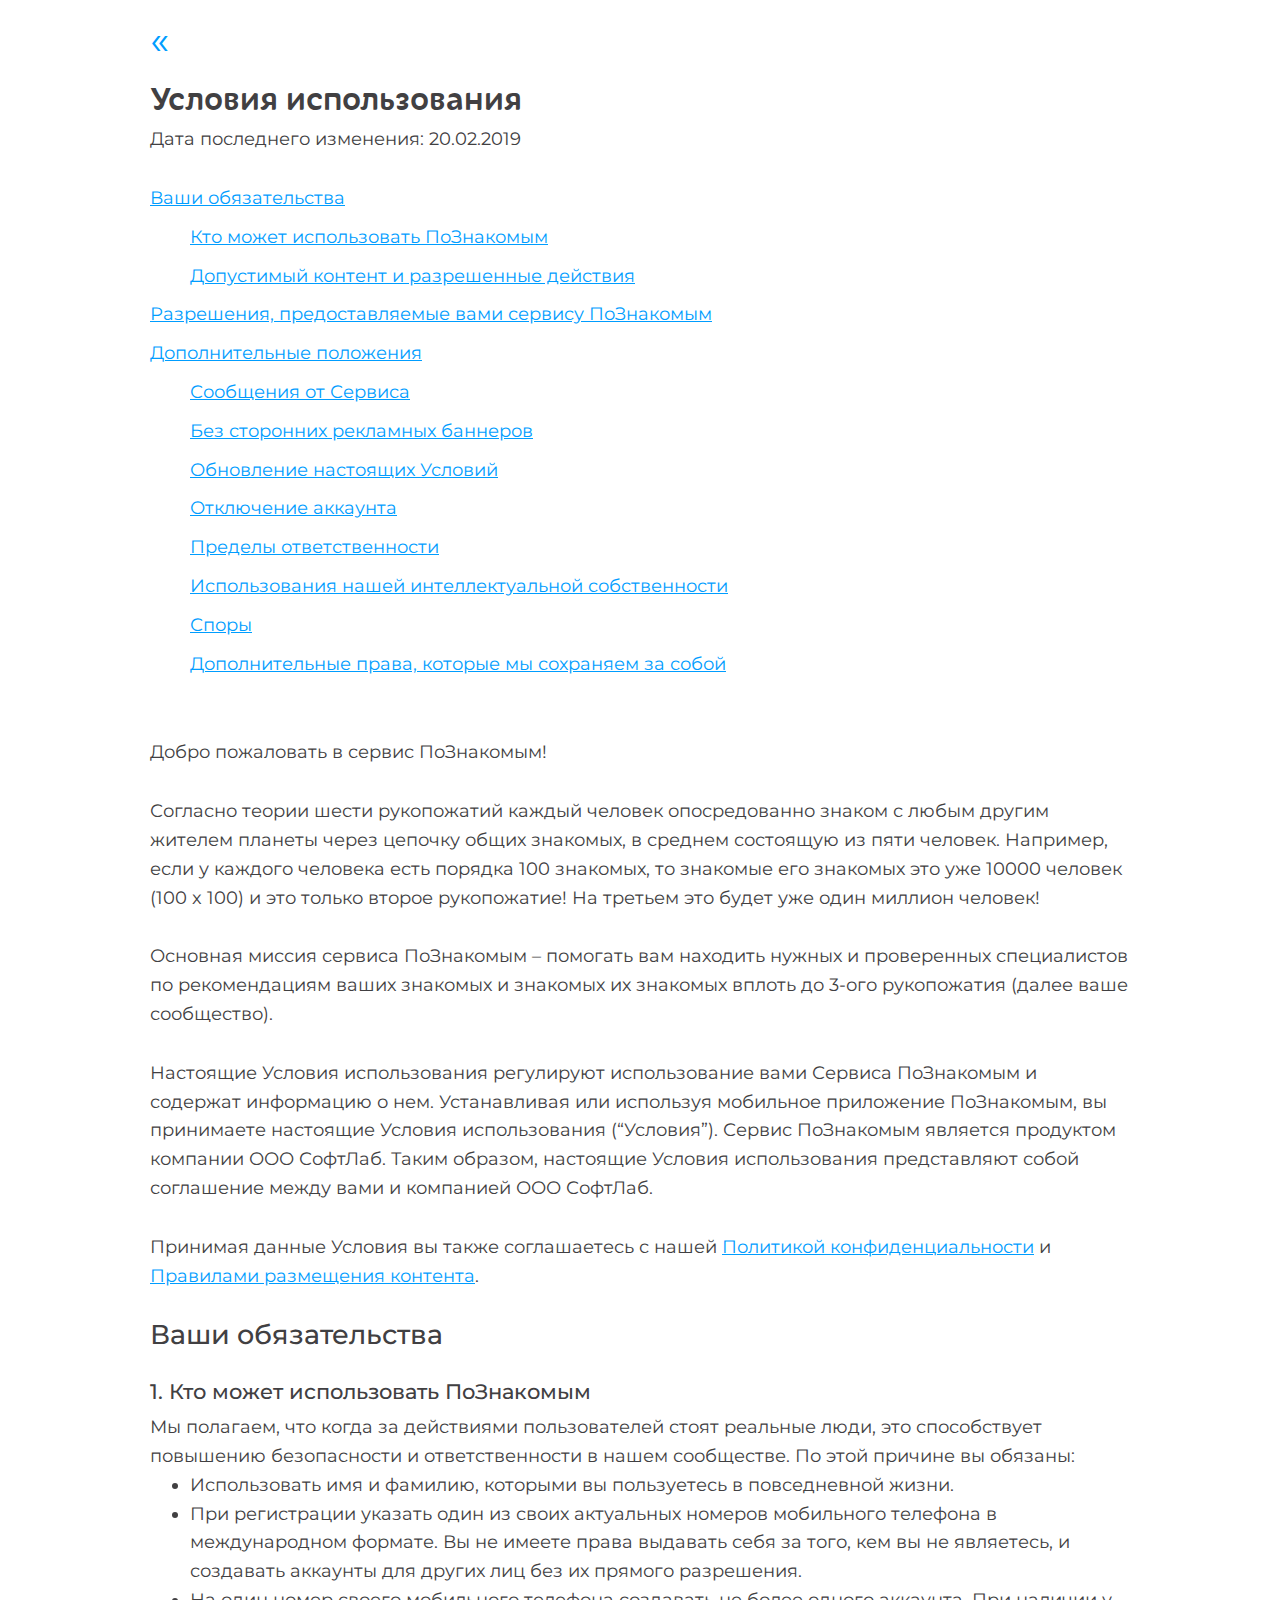
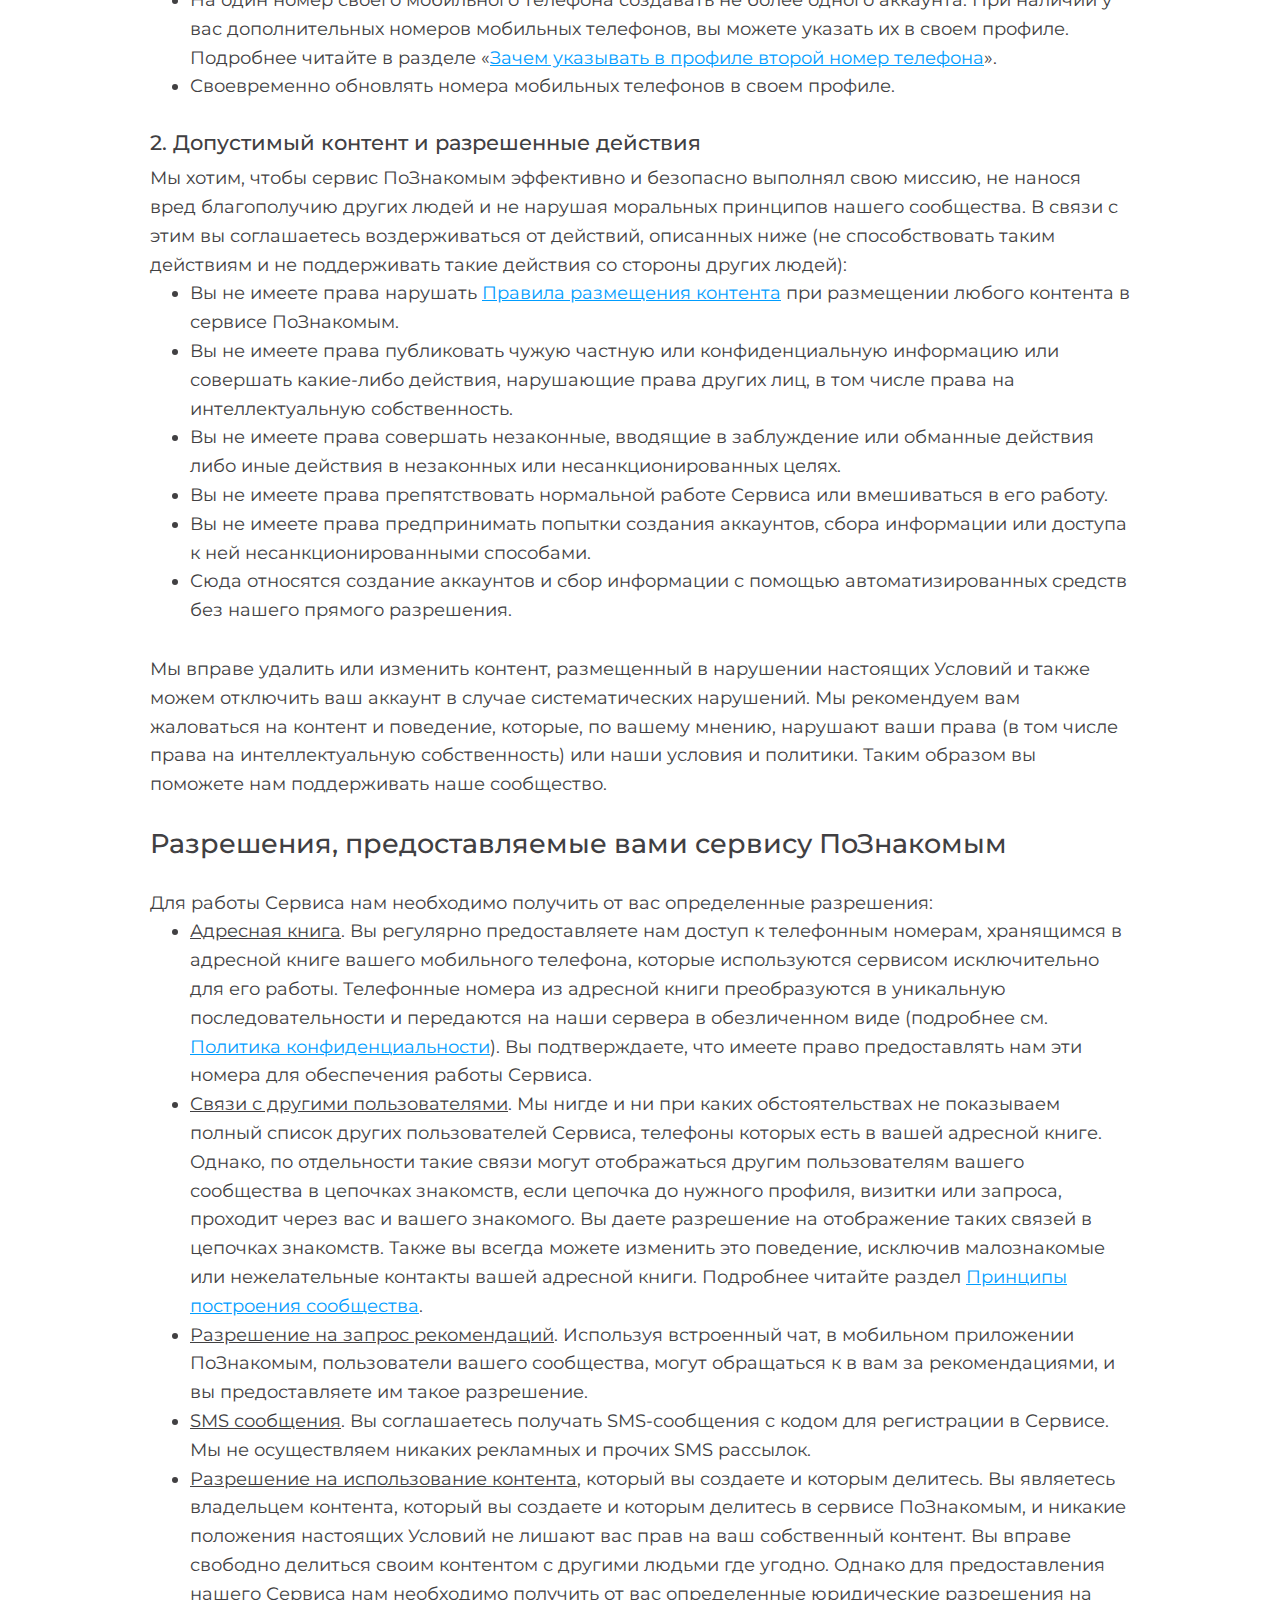
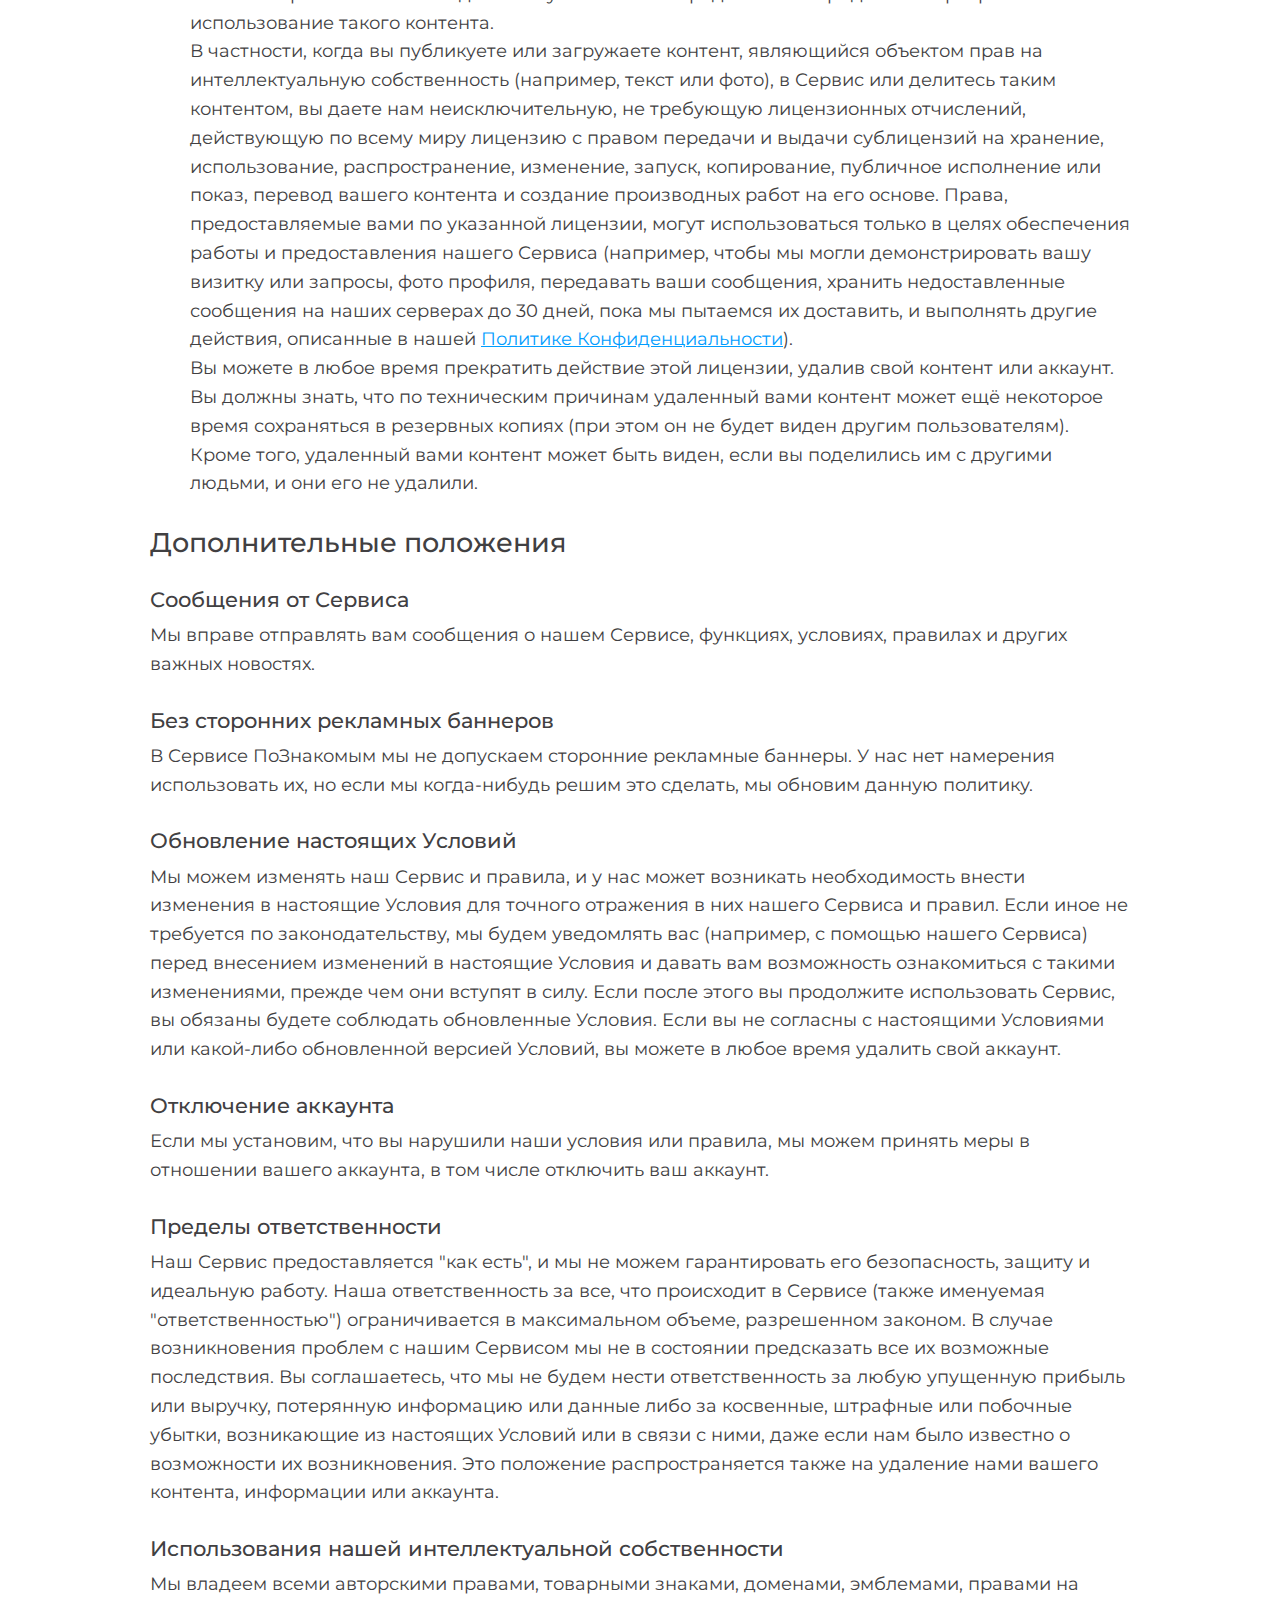
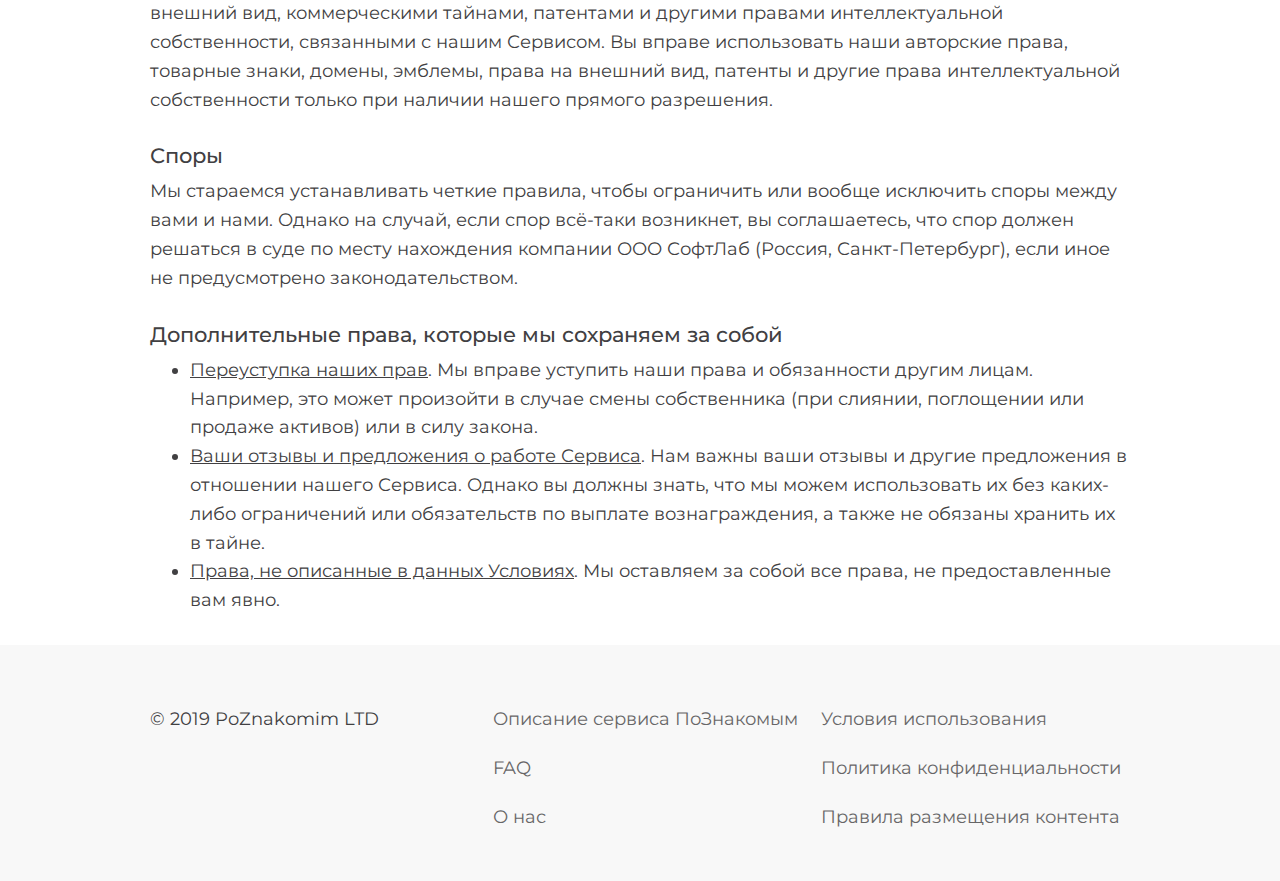
<file: uslovia.html>
<!DOCTYPE html>
<html lang="ru">
<head>
    <meta charset="utf-8">
    <meta name="viewport" content="width=device-width, initial-scale=1">
    <title>Условия использования</title>
    <link href="https://fonts.googleapis.com/css?family=Roboto:400,400i,500,700&amp;subset=cyrillic-ext" rel="stylesheet">     
    <link rel="stylesheet" href="css/style.css">
    <script src="https://code.jquery.com/jquery-2.2.4.min.js"></script>
    <script src="js/plugins.js"></script>    
    <link rel="apple-touch-icon" sizes="180x180" href="/apple-touch-icon.png">
    <link rel="icon" type="image/png" sizes="32x32" href="/favicon-32x32.png">
    <link rel="icon" type="image/png" sizes="16x16" href="/favicon-16x16.png">
    <link rel="manifest" href="/site.webmanifest">
    <link rel="mask-icon" href="/safari-pinned-tab.svg" color="#5bbad5">
    <meta name="msapplication-TileColor" content="#da532c">
    <meta name="theme-color" content="#ffffff">
</head>
<body>
<!--[if lt IE 10]>
    <p class="browserupgrade">Вы используете <b>устаревший</b> браузер. Пожалуйста, <a href="http://browsehappy.com/?locale=ru_ru">обновите свой браузер</a> чтобы улучшить опыт работы с сайтом.</p>
<![endif]-->

<header class="container">    
    <a class="btn-back" href="index.html">&laquo;</a>    
</header>

<main>
    <article class="container art-serv">
        <h1>Условия использования</h1>    
        <p class="date">Дата последнего изменения: 20.02.2019</p>    

        <ul class="toc">
            <li><a href="#h_1">Ваши обязательства</a>
                <ul>
                    <li><a href="#h_2">Кто может использовать ПоЗнакомым</a></li>
                    <li><a href="#h_3">Допустимый контент и разрешенные действия</a></li>
                </ul>
            </li>
            <li><a href="#h_4">Разрешения, предоставляемые вами сервису ПоЗнакомым</a></li>
            <li><a href="#h_5">Дополнительные положения</a>
                <ul>                    
                    <li><a href="#h_6">Сообщения от Сервиса</a></li>
                    <li><a href="#h_7">Без сторонних рекламных баннеров</a></li>
                    <li><a href="#h_8">Обновление настоящих Условий</a></li>
                    <li><a href="#h_9">Отключение аккаунта</a></li>
                    <li><a href="#h_10">Пределы ответственности</a></li>
                    <li><a href="#h_11">Использования нашей интеллектуальной собственности</a></li>
                    <li><a href="#h_12">Споры</a></li>
                    <li><a href="#h_13">Дополнительные права, которые мы сохраняем за собой</a></li>
                </ul>
            </li>
        </ul>

        <p class="welcome">Добро пожаловать в сервис ПоЗнакомым!</p>
        <p>Согласно теории шести рукопожатий каждый человек опосредованно знаком с любым другим жителем планеты через цепочку общих знакомых, в среднем состоящую из пяти человек. Например, если у каждого человека есть порядка 100 знакомых, то знакомые его знакомых это уже 10000 человек (100 x 100) и это только второе рукопожатие! На третьем это будет уже один миллион человек!        </p>
        <p>Основная миссия сервиса ПоЗнакомым – помогать вам находить нужных и проверенных специалистов по рекомендациям ваших знакомых и знакомых их знакомых вплоть до 3-ого рукопожатия (далее ваше сообщество).        </p>
        <p>Настоящие Условия использования регулируют использование вами Сервиса ПоЗнакомым и содержат информацию о нем. Устанавливая или используя мобильное приложение ПоЗнакомым, вы принимаете настоящие Условия использования (“Условия”). Сервис ПоЗнакомым является продуктом компании ООО СофтЛаб. Таким образом, настоящие Условия использования представляют собой соглашение между вами и компанией ООО СофтЛаб.        </p>
        <p>Принимая данные Условия вы также соглашаетесь с нашей <a href="#">Политикой конфиденциальности</a> и <a href="#">Правилами размещения контента</a>. </p>
        
        <h2 id="h_1">Ваши обязательства</h2>
        <h3 id="h_2">1. Кто может использовать ПоЗнакомым</h3>
        <p>Мы полагаем, что когда за действиями пользователей стоят реальные люди, это способствует повышению безопасности и ответственности в нашем сообществе. По этой причине вы обязаны:</p>
        <ul>
            <li>Использовать имя и фамилию, которыми вы пользуетесь в повседневной жизни.</li>
            <li>При регистрации указать один из своих актуальных номеров мобильного телефона в международном  формате. Вы не имеете права выдавать себя за того, кем вы не являетесь, и создавать аккаунты для других лиц без их прямого разрешения.</li>
            <li>На один номер своего мобильного телефона создавать не более одного аккаунта. При наличии у вас дополнительных номеров мобильных телефонов, вы можете указать их в своем профиле. Подробнее читайте в разделе «<a href="#">Зачем указывать в профиле второй номер телефона</a>».</li>
            <li>Своевременно обновлять номера мобильных телефонов в своем профиле.</li>
        </ul>
        <h3 id="h_3">2. Допустимый контент и разрешенные действия</h3>
        <p>Мы хотим, чтобы сервис ПоЗнакомым эффективно и безопасно выполнял свою миссию, не нанося вред благополучию других людей и не нарушая моральных принципов нашего сообщества. В связи с этим вы соглашаетесь воздерживаться от действий, описанных ниже (не способствовать таким действиям и не поддерживать такие действия со стороны других людей):</p>
        <ul>
            <li>Вы не имеете права нарушать <a href="#">Правила размещения контента</a> при размещении любого контента в сервисе ПоЗнакомым.</li>
            <li>Вы не имеете права публиковать чужую частную или конфиденциальную информацию или совершать какие-либо действия, нарушающие права других лиц, в том числе права на интеллектуальную собственность.</li>
            <li>Вы не имеете права совершать незаконные, вводящие в заблуждение или обманные действия либо иные действия в незаконных или несанкционированных целях.</li>
            <li>Вы не имеете права препятствовать нормальной работе Сервиса или вмешиваться в его работу.</li>
            <li>Вы не имеете права предпринимать попытки создания аккаунтов, сбора информации или доступа к ней несанкционированными способами.</li>
            <li>Сюда относятся создание аккаунтов и сбор информации с помощью автоматизированных средств без нашего прямого разрешения.</li>
        </ul>
        
        <p>Мы вправе удалить или изменить контент, размещенный в нарушении настоящих Условий и также можем отключить ваш аккаунт в случае систематических нарушений. Мы рекомендуем вам жаловаться на контент и поведение, которые, по вашему мнению, нарушают ваши права (в том числе права на интеллектуальную собственность) или наши условия и политики. Таким образом вы поможете нам поддерживать наше сообщество. </p>
        
        <h2 id="h_4">Разрешения, предоставляемые вами сервису ПоЗнакомым</h2>
        <p>Для работы Сервиса нам необходимо получить от вас определенные разрешения: </p>
        <ul>
            <li><u>Адресная книга</u>. Вы регулярно предоставляете нам доступ к телефонным номерам, хранящимся в адресной книге вашего мобильного телефона, которые используются сервисом исключительно для его работы. Телефонные номера из адресной книги преобразуются в уникальную последовательности и передаются на наши сервера в обезличенном виде (подробнее см. <a href="#">Политика конфиденциальности</a>). Вы подтверждаете, что имеете право предоставлять нам эти номера для обеспечения работы Сервиса.</li>
            <li><u>Связи с другими пользователями</u>. Мы нигде и ни при каких обстоятельствах не показываем полный список других пользователей Сервиса, телефоны которых есть в вашей адресной книге. Однако, по отдельности такие связи могут отображаться другим пользователям вашего сообщества в цепочках знакомств, если цепочка до нужного профиля, визитки или запроса, проходит через вас и вашего знакомого. Вы даете разрешение на отображение таких связей в цепочках знакомств. Также вы всегда можете изменить это поведение, исключив малознакомые или нежелательные контакты вашей адресной книги. Подробнее читайте раздел <a href="#">Принципы построения сообщества</a>. </li>
            <li><u>Разрешение на запрос рекомендаций</u>. Используя встроенный чат, в мобильном приложении ПоЗнакомым, пользователи вашего сообщества, могут обращаться к в вам за рекомендациями, и вы предоставляете им такое разрешение.</li>
            <li><u>SMS сообщения</u>. Вы соглашаетесь получать SMS-сообщения с кодом для регистрации в Сервисе. Мы не осуществляем никаких рекламных и прочих SMS рассылок.</li>
            <li><u>Разрешение на использование контента</u>, который вы создаете и которым делитесь. Вы являетесь владельцем контента, который вы создаете и которым делитесь в сервисе ПоЗнакомым, и никакие положения настоящих Условий не лишают вас прав на ваш собственный контент. Вы вправе свободно делиться своим контентом с другими людьми где угодно. Однако для предоставления нашего Сервиса нам необходимо получить от вас определенные юридические разрешения на использование такого контента. <br>
            В частности, когда вы публикуете или загружаете контент, являющийся объектом прав на интеллектуальную собственность (например, текст или фото), в Сервис или делитесь таким контентом, вы даете нам неисключительную, не требующую лицензионных отчислений, действующую по всему миру лицензию с правом передачи и выдачи сублицензий на хранение, использование, распространение, изменение, запуск, копирование, публичное исполнение или показ, перевод вашего контента и создание производных работ на его основе. Права, предоставляемые вами по указанной лицензии, могут использоваться только в целях обеспечения работы и предоставления нашего Сервиса (например, чтобы мы могли демонстрировать вашу визитку или запросы, фото профиля, передавать ваши сообщения, хранить недоставленные сообщения на наших серверах до 30 дней, пока мы пытаемся их доставить, и выполнять другие действия, описанные в нашей <a href="#">Политике Конфиденциальности</a>). <br>
            Вы можете в любое время прекратить действие этой лицензии, удалив свой контент или аккаунт. Вы должны знать, что по техническим причинам удаленный вами контент может ещё некоторое время сохраняться в резервных копиях (при этом он не будет виден другим пользователям). Кроме того, удаленный вами контент может быть виден, если вы поделились им с другими людьми, и они его не удалили.
            </li>
        </ul>

        <h2 id="h_5">Дополнительные положения</h2>
        <h3 id="h_6">Сообщения от Сервиса</h3>
        <p>Мы вправе отправлять вам сообщения о нашем Сервисе, функциях, условиях, правилах и других важных новостях.</p>
        <h3 id="h_7">Без сторонних рекламных баннеров</h3>
        <p>В Сервисе ПоЗнакомым мы не допускаем сторонние рекламные баннеры. У нас нет намерения использовать их, но если мы когда-нибудь решим это сделать, мы обновим данную политику.</p>
        <h3 id="h_8">Обновление настоящих Условий</h3>
        <p>Мы можем изменять наш Сервис и правила, и у нас может возникать необходимость внести изменения в настоящие Условия для точного отражения в них нашего Сервиса и правил. Если иное не требуется по законодательству, мы будем уведомлять вас (например, с помощью нашего Сервиса) перед внесением изменений в настоящие Условия и давать вам возможность ознакомиться с такими изменениями, прежде чем они вступят в силу. Если после этого вы продолжите использовать Сервис, вы обязаны будете соблюдать обновленные Условия. Если вы не согласны с настоящими Условиями или какой-либо обновленной версией Условий, вы можете в любое время удалить свой аккаунт. </p>
        <h3 id="h_9">Отключение аккаунта</h3>
        <p>Если мы установим, что вы нарушили наши условия или правила, мы можем принять меры в отношении вашего аккаунта, в том числе отключить ваш аккаунт. </p>
        <h3 id="h_10">Пределы ответственности</h3>
        <p>Наш Сервис предоставляется "как есть", и мы не можем гарантировать его безопасность, защиту и идеальную работу. Наша ответственность за все, что происходит в Сервисе (также именуемая "ответственностью") ограничивается в максимальном объеме, разрешенном законом. В случае возникновения проблем с нашим Сервисом мы не в состоянии предсказать все их возможные последствия. Вы соглашаетесь, что мы не будем нести ответственность за любую упущенную прибыль или выручку, потерянную информацию или данные либо за косвенные, штрафные или побочные убытки, возникающие из настоящих Условий или в связи с ними, даже если нам было известно о возможности их возникновения. Это положение распространяется также на удаление нами вашего контента, информации или аккаунта.</p>
        <h3 id="h_11">Использования нашей интеллектуальной собственности</h3>
        <p>Мы владеем всеми авторскими правами, товарными знаками, доменами, эмблемами, правами на внешний вид, коммерческими тайнами, патентами и другими правами интеллектуальной собственности, связанными с нашим Сервисом. Вы вправе использовать наши авторские права, товарные знаки, домены, эмблемы, права на внешний вид, патенты и другие права интеллектуальной собственности только при наличии нашего прямого разрешения.</p>
        <h3 id="h_12">Споры</h3>
        <p>Мы стараемся устанавливать четкие правила, чтобы ограничить или вообще исключить споры между вами и нами. Однако на случай, если спор всё-таки возникнет, вы соглашаетесь, что спор должен решаться в суде по месту нахождения компании ООО СофтЛаб (Россия, Санкт-Петербург), если иное не предусмотрено законодательством.</p>
        <h3 id="h_13">Дополнительные права, которые мы сохраняем за собой</h3>
        <ul>
            <li><u>Переуступка наших прав</u>. Мы вправе уступить наши права и обязанности другим лицам. Например, это может произойти в случае смены собственника (при слиянии, поглощении или продаже активов) или в силу закона.</li>
            <li><u>Ваши отзывы и предложения о работе Сервиса</u>. Нам важны ваши отзывы и другие предложения в отношении нашего Сервиса. Однако вы должны знать, что мы можем использовать их без каких-либо ограничений или обязательств по выплате вознаграждения, а также не обязаны хранить их в тайне.</li>
            <li><u>Права, не описанные в данных Условиях</u>. Мы оставляем за собой все права, не предоставленные вам явно.</li>
        </ul>
        
    </article><!-- /.container -->
</main>

<footer class="footer-site">
    <div class="container">
        <div class="row-footer">
            <div class="col-1">
                <small>&#169; 2019 PoZnakomim LTD</small>
            </div><!-- /.col -->
            <nav class="col-2">
                <ul class="menu-footer">                    
                    <li class="menu-item"><a href="opisanie.html">Описание сервиса ПоЗнакомым</a></li>
                    <li class="menu-item"><a href="faq.html">FAQ</a></li>
                    <li class="menu-item"><a href="about.html">О нас</a></li>
                    <li class="menu-item"><a href="uslovia.html">Условия использования</a></li>
                    <li class="menu-item"><a href="politika.html">Политика конфиденциальности</a></li>
                    <li class="menu-item"><a href="pravila.html">Правила размещения контента</a></li>                    
                </ul>
            </nav><!-- /.col -->
        </div><!-- /.row-footer -->
    </div><!-- /.container -->
</footer>

<script src="js/main.js"></script>
</body>
</html>
</file>
<file: css/style.css>
@charset "UTF-8";
@import url("https://fonts.googleapis.com/css?family=Montserrat:400,500,600&subset=cyrillic");
@font-face {
  font-family: 'iskracyr-bold';
  src: url("../fonts/iskracyr-bold-webfont.woff2") format("woff2"), url("../fonts/iskracyr-bold-webfont.woff") format("woff");
  font-weight: normal;
  font-style: normal; }
@font-face {
  font-family: 'iskracyr-medium';
  src: url("../fonts/iskracyr-medium-webfont.woff2") format("woff2"), url("../fonts/iskracyr-medium-webfont.woff") format("woff");
  font-weight: normal;
  font-style: normal; }
/* ==========================================================================
   BASE
   ========================================================================== */
html {
  position: relative;
  min-height: 100%;
  height: 100%;
  color: #676667;
  -webkit-font-smoothing: antialiased;
  -moz-osx-font-smoothing: grayscale;
  text-rendering: optimizeLegibility; }

body {
  margin: 0; }

img {
  max-width: 100%;
  max-height: 100%; }

table {
  width: 100%; }

p, ul {
  margin: 0; }

ul {
  padding: 0;
  list-style: none; }

small {
  font-size: 100%;
  display: inline-block; }

@media (max-width: 0) {
  .hidden-xs {
    display: none !important; } }

@media (min-width: 0) {
  .visible-xs {
    display: none !important; } }

.bx-center {
  text-align: center; }

hr {
  border: none;
  margin: 0;
  height: 1px;
  background: #d8d8d8; }

/* ==========================================================================
  COMMON
  ========================================================================== */
/* FORMS */
input[type="text"],
input[type="email"],
input[type="password"],
input[type="url"],
input[type="tel"],
input[type="number"],
input[type="search"],
input[type="date"],
textarea {
  -webkit-appearance: none;
  -moz-appearance: none;
  appearance: none; }

input[type="text"],
input[type="email"],
input[type="password"],
input[type="url"],
input[type="tel"],
input[type="number"],
input[type="search"],
input[type="date"],
select,
textarea {
  width: 100%;
  border: 1px solid #d0d0d0;
  margin: 0;
  font-size: 16px;
  transition: all .3s ease-in-out;
  border-radius: 5px;
  font-family: Roboto, sans-serif;
  padding: 10px 14px;
  display: block; }
  input[type="text"]::-webkit-input-placeholder,
  input[type="email"]::-webkit-input-placeholder,
  input[type="password"]::-webkit-input-placeholder,
  input[type="url"]::-webkit-input-placeholder,
  input[type="tel"]::-webkit-input-placeholder,
  input[type="number"]::-webkit-input-placeholder,
  input[type="search"]::-webkit-input-placeholder,
  input[type="date"]::-webkit-input-placeholder,
  select::-webkit-input-placeholder,
  textarea::-webkit-input-placeholder {
    color: #999999; }
  input[type="text"]::-moz-placeholder,
  input[type="email"]::-moz-placeholder,
  input[type="password"]::-moz-placeholder,
  input[type="url"]::-moz-placeholder,
  input[type="tel"]::-moz-placeholder,
  input[type="number"]::-moz-placeholder,
  input[type="search"]::-moz-placeholder,
  input[type="date"]::-moz-placeholder,
  select::-moz-placeholder,
  textarea::-moz-placeholder {
    color: #999999; }
  input[type="text"]:-ms-input-placeholder,
  input[type="email"]:-ms-input-placeholder,
  input[type="password"]:-ms-input-placeholder,
  input[type="url"]:-ms-input-placeholder,
  input[type="tel"]:-ms-input-placeholder,
  input[type="number"]:-ms-input-placeholder,
  input[type="search"]:-ms-input-placeholder,
  input[type="date"]:-ms-input-placeholder,
  select:-ms-input-placeholder,
  textarea:-ms-input-placeholder {
    color: #999999; }
  input[type="text"]:input-placeholder,
  input[type="email"]:input-placeholder,
  input[type="password"]:input-placeholder,
  input[type="url"]:input-placeholder,
  input[type="tel"]:input-placeholder,
  input[type="number"]:input-placeholder,
  input[type="search"]:input-placeholder,
  input[type="date"]:input-placeholder,
  select:input-placeholder,
  textarea:input-placeholder {
    color: #999999; }

option {
  padding: 0; }

textarea {
  resize: vertical;
  height: 120px; }

input[type="number"] {
  padding-right: 0; }

label {
  cursor: pointer; }

input[type="radio"],
input[type="checkbox"] {
  margin: 0 8px 0 0;
  vertical-align: middle; }

input[type="text"]:focus,
input[type="email"]:focus,
input[type="password"]:focus,
input[type="url"]:focus,
input[type="tel"]:focus,
input[type="number"]:focus,
input[type="search"]:focus,
input[type="date"]:focus,
textarea:focus {
  box-shadow: 0 0 0 2px #009DFF;
  border-color: #009DFF;
  outline: none; }
input[type="text"].invalid,
input[type="email"].invalid,
input[type="password"].invalid,
input[type="url"].invalid,
input[type="tel"].invalid,
input[type="number"].invalid,
input[type="search"].invalid,
input[type="date"].invalid,
textarea.invalid {
  box-shadow: 0 0 0 2px #EB5757;
  border-color: #EB5757; }

.lbl {
  display: block;
  margin-bottom: 5px; }

fieldset {
  border: none;
  padding: 0;
  margin: 0; }

label.checkbox, label.radio {
  position: relative;
  padding-left: 40px;
  font-size: 14px; }
  label.checkbox:before, label.checkbox:after, label.radio:before, label.radio:after {
    content: "";
    position: absolute;
    top: 4px;
    left: 0;
    top: 0;
    bottom: 0;
    margin: auto; }
  label.checkbox:before, label.radio:before {
    width: 24px;
    height: 24px; }
  label.checkbox:after, label.radio:after {
    transition: all .15s;
    transform: scale(0);
    opacity: 0; }
  label.checkbox.checked:after, label.radio.checked:after {
    transform: scale(1);
    opacity: 1; }
  label.checkbox input, label.radio input {
    visibility: hidden;
    position: absolute; }

label.checkbox:before {
  border-radius: 4px;
  background: #009DFF; }
label.checkbox:after {
  height: 14px;
  width: 18px;
  background: url("data:image/svg+xml,%3Csvg width='18' height='14' viewBox='0 0 18 14' fill='none' xmlns='http://www.w3.org/2000/svg'%3E%3Cpath d='M6.00016 11.1701L1.83016 7.00009L0.410156 8.41009L6.00016 14.0001L18.0002 2.00009L16.5902 0.590088L6.00016 11.1701Z' fill='white'/%3E%3C/svg%3E%0A") no-repeat;
  margin-left: 3px; }
label.checkbox a {
  text-decoration: underline; }

/* IMAGES */
.aligncenter, .alignleft, .alignright {
  display: block;
  margin: 0 auto 20px; }

@media (min-width: 800px) {
  .alignleft, .alignright {
    display: inline-block;
    max-width: 75%; }

  .alignleft {
    float: left;
    margin: 5px 20px 8px 0; }

  .alignright {
    float: right;
    margin: 5px 0 8px 20px; } }
/* UTILITY CLASSES */
.b-show-more {
  text-align: center;
  margin-bottom: 28px; }

.centered-mob {
  text-align: center; }
  @media (min-width: 800px) {
    .centered-mob {
      text-align: left; } }

/* BUTTONS */
.btn {
  -moz-osx-font-smoothing: grayscale;
  -webkit-font-smoothing: antialiased;
  letter-spacing: .04em;
  text-decoration: none;
  --mdc-ripple-fg-size: 0;
  --mdc-ripple-left: 0;
  --mdc-ripple-top: 0;
  --mdc-ripple-fg-scale: 1;
  --mdc-ripple-fg-translate-end: 0;
  --mdc-ripple-fg-translate-start: 0;
  -webkit-tap-highlight-color: transparent;
  display: inline-flex;
  position: relative;
  align-items: center;
  justify-content: center;
  box-sizing: border-box;
  border: none;
  outline: none;
  user-select: none;
  -webkit-appearance: none;
  overflow: hidden;
  vertical-align: middle;
  border-radius: 4px;
  background-color: transparent;
  transition: all .3s;
  background: #fff;
  border-radius: 4px;
  padding: 6px 9px;
  font-size: 13px; }
  .btn:hover {
    cursor: pointer; }
  .btn svg {
    width: 22px !important;
    margin-right: 5px;
    vertical-align: middle; }
  @media (min-width: 800px) {
    .btn {
      padding: 6px 12px;
      font-size: 14px; }
      .btn svg {
        margin-right: 10px; } }

@media (min-width: 800px) {
  .btn-header {
    padding: 15px 22px; } }
@media (min-width: 1040px) {
  .btn-header {
    font-size: 22px; } }

.btn-dark {
  border: 2px solid #414042;
  color: #414042; }

/* ==========================================================================
   CONTENT
   ========================================================================== */
h1, h2, h3, h4 {
  line-height: 1.1;
  font-weight: 500; }

.h-index {
  font-size: 1.7rem; }
  .h-index:after {
    content: "";
    display: block;
    height: 2px;
    width: 64px;
    background: rgba(0, 0, 0, 0.3);
    margin-top: 12px; }
  @media (min-width: 800px) {
    .h-index {
      font-size: 1.7rem; } }

.breadcrumbs {
  color: #999999;
  margin-bottom: 25px; }
  .breadcrumbs:last-child {
    margin-bottom: 0; }
  .breadcrumbs li {
    display: inline-block;
    position: relative;
    font-size: 14px; }
    .breadcrumbs li:after {
      content: "";
      width: 4px;
      height: 4px;
      background: #999999;
      border-radius: 100%;
      display: inline-block;
      vertical-align: middle;
      margin: 0 8px 0 12px; }
    .breadcrumbs li:last-child {
      color: #969696; }
      .breadcrumbs li:last-child:after {
        content: none; }
    .breadcrumbs li a {
      color: #999999; }
  @media (max-width: 991px) {
    .breadcrumbs {
      display: none; } }

.row-mod {
  display: flex !important;
  justify-content: space-between;
  flex-wrap: wrap; }
  .row-mod.centered {
    align-items: center; }

.section-major {
  margin-bottom: 28px; }

@media (max-width: 991px) {
  .carousel-list {
    padding: 0 30px; } }
@media (min-width: 0) {
  .carousel-list .card {
    margin-right: 30px; }
    .carousel-list .card:last-child {
      margin-right: 0; } }

/* ==========================================================================
   ARTICLE
   ========================================================================== */
/* ==========================================================================
   CARDS
   ========================================================================== */
/* ==========================================================================
   SIDEBAR
   ========================================================================== */
@media (max-width: 799px) {
  .sidebar-site {
    margin-bottom: 24px; } }

/* ==========================================================================
   FOOTER
   ========================================================================== */
/* ==========================================================================
   PLUGINS
   ========================================================================== */
/* Slick carousel */
.slick-slider {
  position: relative;
  display: block;
  box-sizing: border-box;
  -webkit-touch-callout: none;
  -webkit-user-select: none;
  -khtml-user-select: none;
  -moz-user-select: none;
  -ms-user-select: none;
  user-select: none;
  -ms-touch-action: pan-y;
  touch-action: pan-y;
  -webkit-tap-highlight-color: transparent; }

.slick-list {
  position: relative;
  overflow: hidden;
  display: block;
  margin: 0;
  padding: 0; }
  .slick-list:focus {
    outline: none; }
  .slick-list.dragging {
    cursor: pointer;
    cursor: hand; }

.slick-slider .slick-track,
.slick-slider .slick-list {
  -webkit-transform: translate3d(0, 0, 0);
  -moz-transform: translate3d(0, 0, 0);
  -ms-transform: translate3d(0, 0, 0);
  -o-transform: translate3d(0, 0, 0);
  transform: translate3d(0, 0, 0); }

.slick-track {
  position: relative;
  left: 0;
  top: 0;
  display: block;
  margin-left: auto;
  margin-right: auto; }
  .slick-track:before, .slick-track:after {
    content: "";
    display: table; }
  .slick-track:after {
    clear: both; }
  .slick-loading .slick-track {
    visibility: hidden; }

.slick-slide {
  float: left;
  height: 100%;
  min-height: 1px;
  outline: none;
  display: none; }
  [dir="rtl"] .slick-slide {
    float: right; }
  .slick-slide.slick-loading img {
    display: none; }
  .slick-slide.dragging img {
    pointer-events: none; }
  .slick-initialized .slick-slide {
    display: block; }
  .slick-loading .slick-slide {
    visibility: hidden; }
  .slick-vertical .slick-slide {
    display: block;
    height: auto;
    border: 1px solid transparent; }

.slick-dots {
  text-align: center;
  width: 100%;
  margin-top: 16px; }
  .slick-dots li {
    display: inline-block;
    margin: 0 7px;
    vertical-align: middle; }
  .slick-dots button {
    background: #C6C7C8;
    border: none;
    padding: 0;
    outline: 0;
    border-radius: 100%;
    width: 5px;
    height: 5px;
    display: block;
    text-indent: -9999px;
    overflow: hidden; }
  .slick-dots .slick-active button {
    background: #fff;
    box-shadow: 0 0 0 2px #fff, 0 0 0 5px #009DFF; }

/* ==========================================================================
   Helper classes
   ========================================================================== */
.browserupgrade {
  margin: 0.2em 0;
  background: #ccc;
  color: #000;
  padding: 0.2em 0; }

.hidden {
  display: none !important; }

.visuallyhidden {
  border: 0;
  clip: rect(0 0 0 0);
  height: 1px;
  margin: -1px;
  overflow: hidden;
  padding: 0;
  position: absolute;
  width: 1px; }

.visuallyhidden.focusable:active, .visuallyhidden.focusable:focus {
  clip: auto;
  height: auto;
  margin: 0;
  overflow: visible;
  position: static;
  width: auto; }

.invisible {
  visibility: hidden; }

.cf:before, .cf:after {
  content: " ";
  display: table; }

.cf:after {
  clear: both; }

.cf {
  *zoom: 1; }

.list-pages li {
  margin-bottom: 20px; }

/********************************************************************
 * Text meant only for screen readers
 */
.screen-reader-text {
  clip: rect(1px, 1px, 1px, 1px);
  position: absolute !important;
  height: 1px;
  width: 1px;
  overflow: hidden; }

.screen-reader-text:focus {
  background-color: #f1f1f1;
  border-radius: 3px;
  box-shadow: 0 0 2px 2px rgba(0, 0, 0, 0.6);
  clip: auto !important;
  color: #21759b;
  display: block;
  font-size: 14px;
  font-size: 0.875rem;
  font-weight: bold;
  height: auto;
  left: 5px;
  line-height: normal;
  padding: 15px 23px 14px;
  text-decoration: none;
  top: 5px;
  width: auto;
  z-index: 100000;
  /* Above WP toolbar. */ }

/* ==========================================================================
   Print styles
   ========================================================================== */
@media print {
  *, :before, :after {
    background: transparent !important;
    color: #000 !important;
    box-shadow: none !important;
    text-shadow: none !important; }

  a, a:visited {
    text-decoration: underline; }

  a[href]:after {
    content: " (" attr(href) ")"; }

  abbr[title]:after {
    content: " (" attr(title) ")"; }

  a[href^="#"]:after, a[href^="javascript:"]:after {
    content: ""; }

  pre, blockquote {
    border: 1px solid #999;
    page-break-inside: avoid; }

  thead {
    display: table-header-group; }

  tr, img {
    page-break-inside: avoid; }

  img {
    max-width: 100% !important; }

  p, h2, h3 {
    orphans: 3;
    widows: 3; }

  h2, h3 {
    page-break-after: avoid; } }
body {
  font-family: 'Montserrat', sans-serif;
  font-size: 14px;
  color: #414042;
  line-height: 1.6;
  position: relative;
  min-height: 100%; }
  @media (min-width: 1040px) {
    body {
      font-size: 18px; } }
  @media screen and (max-device-width: 480px) {
    body {
      -webkit-text-size-adjust: none; } }

a {
  color: #009DFF; }
  a:hover {
    text-decoration: none; }

a, svg, path, button {
  transition: all .15s; }

.container {
  padding: 0 16px;
  margin: 0 auto; }
  @media (min-width: 800px) {
    .container {
      width: 700px; } }
  @media (min-width: 1040px) {
    .container {
      width: 980px; } }

/* ==========================================================================
   HEADER
   ========================================================================== */
.header-site {
  background: #00ACFF url("../img/bg.svg") 50% 50% no-repeat; }
  .header-site .logo {
    width: 80px;
    margin: 0 0 0 10px; }
    @media (min-width: 800px) {
      .header-site .logo {
        width: 100px; } }

.header-site_i {
  background: -moz-linear-gradient(-45deg, rgba(255, 255, 255, 0.4) 0%, rgba(255, 255, 255, 0) 100%);
  background: -webkit-linear-gradient(-45deg, rgba(255, 255, 255, 0.4) 0%, rgba(255, 255, 255, 0) 100%);
  background: linear-gradient(135deg, rgba(255, 255, 255, 0.4) 0%, rgba(255, 255, 255, 0) 100%); }

.h-header {
  color: #fff;
  font-size: 28px;
  font-family: 'iskracyr-medium', sans-serif;
  line-height: 1.5;
  letter-spacing: 1px; }
  @media (max-width: 799px) {
    .h-header span {
      display: block; } }
  @media (min-width: 800px) {
    .h-header {
      font-size: 36px;
      font-family: 'iskracyr-bold', sans-serif; } }
  @media (min-width: 1040px) {
    .h-header {
      font-size: 44px; } }

@media (max-width: 799px) {
  .row-header .col-right {
    display: none; } }
.row-header .col-left {
  padding: 64px 0 60px; }
@media (min-width: 800px) {
  .row-header {
    display: flex;
    padding-top: 60px; }
    .row-header .col-right {
      width: 280px;
      display: flex;
      flex-direction: column;
      justify-content: flex-end;
      flex-shrink: 0; }
      .row-header .col-right img {
        max-width: 100%;
        min-height: 100%; } }
@media (min-width: 1040px) {
  .row-header {
    padding-top: 100px;
    display: flex; }
    .row-header .col-right {
      width: 380px; } }

.buttons {
  display: flex; }
  .buttons .btn:first-child {
    margin-right: 30px; }

.buttons-center {
  justify-content: center; }

.btn-back {
  display: inline-block;
  margin: 20px 0;
  font-size: 40px;
  line-height: 1;
  text-decoration: none; }
  @media (max-width: 1039px) {
    .btn-back {
      display: none; } }

.btn-header .icon path {
  fill: #00ACFF; }

/* CONTENT */
.content-landing {
  text-align: center; }

@media (min-width: 800px) {
  .row-carousel {
    display: flex;
    justify-content: space-between; }
    .row-carousel .slide {
      width: 29%;
      text-align: center; } }
.row-carousel + .description {
  margin-top: 20px !important; }

.h-slide, .h-section, .h-slide-card, .art-serv h1 {
  font-family: 'iskracyr-medium', sans-serif; }

.h-section, .art-serv h1 {
  font-size: 1.6rem; }
  @media (min-width: 800px) {
    .h-section, .art-serv h1 {
      font-size: 2rem; } }

.h-section {
  margin: 0 0 2rem 0; }
  @media (max-width: 799px) {
    .h-section span {
      visibility: hidden;
      position: absolute;
      left: -10000000rem; } }

.h-slide {
  font-size: 16px;
  margin: 0; }
  @media (min-width: 800px) {
    .h-slide {
      font-size: 18px; } }
  .h-slide.h-dash {
    position: relative; }
    .h-slide.h-dash:after {
      content: "";
      width: 44px;
      height: 4px;
      display: block;
      margin: 16px auto;
      background: #009DFF; }

.img-slide svg {
  max-width: 100%; }

.h-slide + .img-slide {
  margin-top: 30px; }
  @media (min-width: 800px) {
    .h-slide + .img-slide {
      margin-top: 40px; } }

.description {
  margin: 0 0 30px 0; }
  .description:last-child {
    margin-bottom: 0; }

.section {
  padding: 50px 0; }
  @media (min-width: 800px) {
    .section {
      padding: 75px 0; } }
  .section.bg {
    background: #F8F8F8; }

#circular {
  background: url("../img/explained-bg.png") 50% 50% no-repeat;
  height: 275px;
  position: relative; }
  #circular .node {
    position: absolute;
    -webkit-tap-highlight-color: transparent !important;
    tap-highlight-color: transparent !important; }
  @media (max-width: 799px) {
    #circular {
      max-width: 320px;
      margin: 0 auto;
      background-size: 140px auto; }
      #circular .node-1,
      #circular .node-3 {
        width: 124px;
        height: 198px; }
      #circular .node-1 {
        background-size: 118px auto !important; }
      #circular .node-2 {
        background-size: 86px auto !important; }
      #circular .node-3 {
        background-size: 123px auto !important; } }
  #circular .node-1 {
    left: 0;
    top: 40px;
    background: url("../img/circle-left.png") center top no-repeat; }
    #circular .node-1.active {
      background-position: center bottom; }
  #circular .node-2 {
    background: url("../img/circle-center.png") center top no-repeat;
    height: 275px;
    width: 83px;
    left: 0;
    top: 0;
    right: 0;
    margin: auto; }
    #circular .node-2.active {
      background-position: center bottom; }
  #circular .node-3 {
    background: url("../img/circle-right.png") center top no-repeat;
    right: 0;
    top: 35px; }
    #circular .node-3.active {
      background-position: center bottom; }
  @media (min-width: 800px) {
    #circular {
      height: 680px; }
      #circular .node-1, #circular .node-3 {
        top: 85px; }
      #circular .node-1 {
        left: 0;
        width: 302px;
        height: 508px; }
      #circular .node-2 {
        left: 5px;
        width: 216px;
        height: 690px;
        top: -6px; }
      #circular .node-3 {
        right: -10px;
        width: 317px;
        height: 510px; } }
  @media (min-width: 1040px) {
    #circular .node-1 {
      left: 138px; }
    #circular .node-2 {
      left: 5px; }
    #circular .node-3 {
      right: 125px; } }

/* КАК ЭТО РАБОТАЕТ */
.howitworks {
  overflow: hidden; }
  @media (max-width: 1039px) {
    .howitworks {
      max-width: 600px;
      margin: 0 auto; }
      .howitworks .device {
        display: none; } }
  .howitworks .device {
    width: 250px;
    margin: 5px auto 0;
    transition: opacity .3s; }
    .howitworks .device.visible {
      opacity: 1 !important; }
    @media (min-width: 800px) {
      .howitworks .device {
        width: 300px; } }
    @media (min-width: 1040px) {
      .howitworks .device {
        width: 320px; } }
  @media (min-width: 1040px) {
    .howitworks {
      position: relative; }
      .howitworks .device {
        position: absolute;
        left: 0;
        top: -21px;
        right: 0;
        margin: auto; } }

@media (max-width: 1039px) {
  .row-carousel-2 {
    margin-top: 25px; } }
@media (min-width: 1040px) {
  .row-carousel-2 {
    display: flex;
    flex-direction: column;
    height: 625px;
    width: 100%;
    flex-wrap: wrap; }
    .row-carousel-2 .slide-card .card {
      padding: 20px 20px 25px 20px; }
    .row-carousel-2 .slide-card:nth-child(4), .row-carousel-2 .slide-card:nth-child(5), .row-carousel-2 .slide-card:nth-child(6) {
      align-self: flex-end; } }

.slide-card {
  transition: all .15s; }
  .slide-card .screenshot {
    max-width: 300px;
    margin: 0 auto; }
    @media (min-width: 1040px) {
      .slide-card .screenshot {
        display: none; } }
  .slide-card .card {
    background: #fff;
    border-radius: 4px;
    border: 1px solid transparent;
    padding: 20px;
    text-align: left;
    box-shadow: 0 7px 18px rgba(83, 83, 83, 0.04); }
  @media (max-width: 799px) {
    .slide-card {
      margin: 0 15px; } }
  @media (max-width: 1039px) {
    .slide-card .card {
      border-left: 4px solid transparent; }
    .slide-card.slick-current .card {
      border-left: 4px solid #009DFF; }
      .slide-card.slick-current .card .icon path, .slide-card.slick-current .card .icon rect {
        fill: #009DFF; } }
  @media (min-width: 800px) and (max-width: 1039px) {
    .slide-card .card {
      margin: 0 12px; } }
  @media (min-width: 1040px) {
    .slide-card {
      width: 325px;
      margin-bottom: 20px;
      height: auto; }
      .slide-card .card {
        position: relative; }
      .slide-card:nth-child(1) .card, .slide-card:nth-child(2) .card, .slide-card:nth-child(3) .card {
        border-left: 4px solid transparent; }
      .slide-card:nth-child(4) .card, .slide-card:nth-child(5) .card, .slide-card:nth-child(6) .card {
        border-right: 4px solid transparent; }
      .slide-card.active .card, .slide-card:hover .card {
        border: 1px solid #E5F5FF; }
      .slide-card.active .icon path, .slide-card.active .icon rect, .slide-card:hover .icon path, .slide-card:hover .icon rect {
        fill: #009DFF; }
      .slide-card.active .card:after, .slide-card:hover .card:after {
        content: "";
        position: absolute;
        top: 50%;
        margin-top: -2.5px;
        width: 10px;
        height: 10px;
        background: #ffffff;
        border: 1px solid #E5F5FF;
        border-width: 1px 1px 0 0; }
      .slide-card.active:nth-child(1) .card, .slide-card.active:nth-child(2) .card, .slide-card.active:nth-child(3) .card, .slide-card:hover:nth-child(1) .card, .slide-card:hover:nth-child(2) .card, .slide-card:hover:nth-child(3) .card {
        border-left: 4px solid #009DFF; }
      .slide-card.active:nth-child(1) .card:after, .slide-card.active:nth-child(2) .card:after, .slide-card.active:nth-child(3) .card:after, .slide-card:hover:nth-child(1) .card:after, .slide-card:hover:nth-child(2) .card:after, .slide-card:hover:nth-child(3) .card:after {
        right: -6px;
        transform: rotate(45deg); }
      .slide-card.active:nth-child(4) .card, .slide-card.active:nth-child(5) .card, .slide-card.active:nth-child(6) .card, .slide-card:hover:nth-child(4) .card, .slide-card:hover:nth-child(5) .card, .slide-card:hover:nth-child(6) .card {
        border-right: 4px solid #009DFF; }
      .slide-card.active:nth-child(4) .card:after, .slide-card.active:nth-child(5) .card:after, .slide-card.active:nth-child(6) .card:after, .slide-card:hover:nth-child(4) .card:after, .slide-card:hover:nth-child(5) .card:after, .slide-card:hover:nth-child(6) .card:after {
        left: -6px;
        transform: rotate(-135deg); } }
  .slide-card .header {
    display: flex;
    align-items: center;
    margin-bottom: 10px; }
  .slide-card .icon {
    display: block;
    width: 39px;
    text-align: center;
    margin-right: 4px; }
  .slide-card .h-slide-card {
    line-height: 1.3; }
  .slide-card .card > p {
    font-size: 13px; }

/* serv */
@media (max-width: 1039px) {
  .art-serv {
    margin-top: 40px; } }
.art-serv h1 {
  margin: 0 0 40px 0; }
.art-serv h2 {
  margin: 0 0 30px 0; }
.art-serv h3 {
  margin: 0 0 10px 0; }
.art-serv p, .art-serv ul, .art-serv ol {
  margin-bottom: 30px; }
.art-serv p + ul, .art-serv p + ol {
  margin-top: -30px; }
.art-serv .welcome, .art-serv .date {
  text-indent: 0; }
.art-serv h1 + .date {
  margin-top: -30px; }
.art-serv ul {
  list-style: disc; }
.art-serv ul, .art-serv ol {
  padding-left: 40px; }
.art-serv .toc {
  padding-left: 0;
  list-style: none;
  margin: 0 0 60px 0; }
  .art-serv .toc ul {
    list-style: none;
    margin: 0; }
  .art-serv .toc li {
    margin-top: 10px; }
.art-serv ul.nostyle {
  list-style: none; }
  .art-serv ul.nostyle ul {
    margin-bottom: 0; }

.text-indent p {
  text-indent: 40px; }

/* ==========================================================================
   FOOTER
   ========================================================================== */
.footer-site {
  background: #F8F8F8;
  padding: 30px 0; }
  @media (min-width: 800px) {
    .footer-site {
      padding: 35px 0 15px; } }
  @media (min-width: 1040px) {
    .footer-site {
      padding: 60px 0 40px; } }

.row-footer .col-1 {
  margin-bottom: 20px; }
@media (min-width: 800px) {
  .row-footer {
    display: flex;
    justify-content: space-between; }
    .row-footer .col-2 {
      width: 64%; } }
@media (min-width: 1040px) {
  .row-footer .col-2 {
    width: 65%; } }

@media (min-width: 800px) {
  .menu-footer {
    columns: 2; } }
.menu-footer .menu-item {
  margin-bottom: 20px; }
  .menu-footer .menu-item:last-child {
    margin-bottom: 0; }
.menu-footer a {
  color: #676667;
  text-decoration: none; }
</file>
